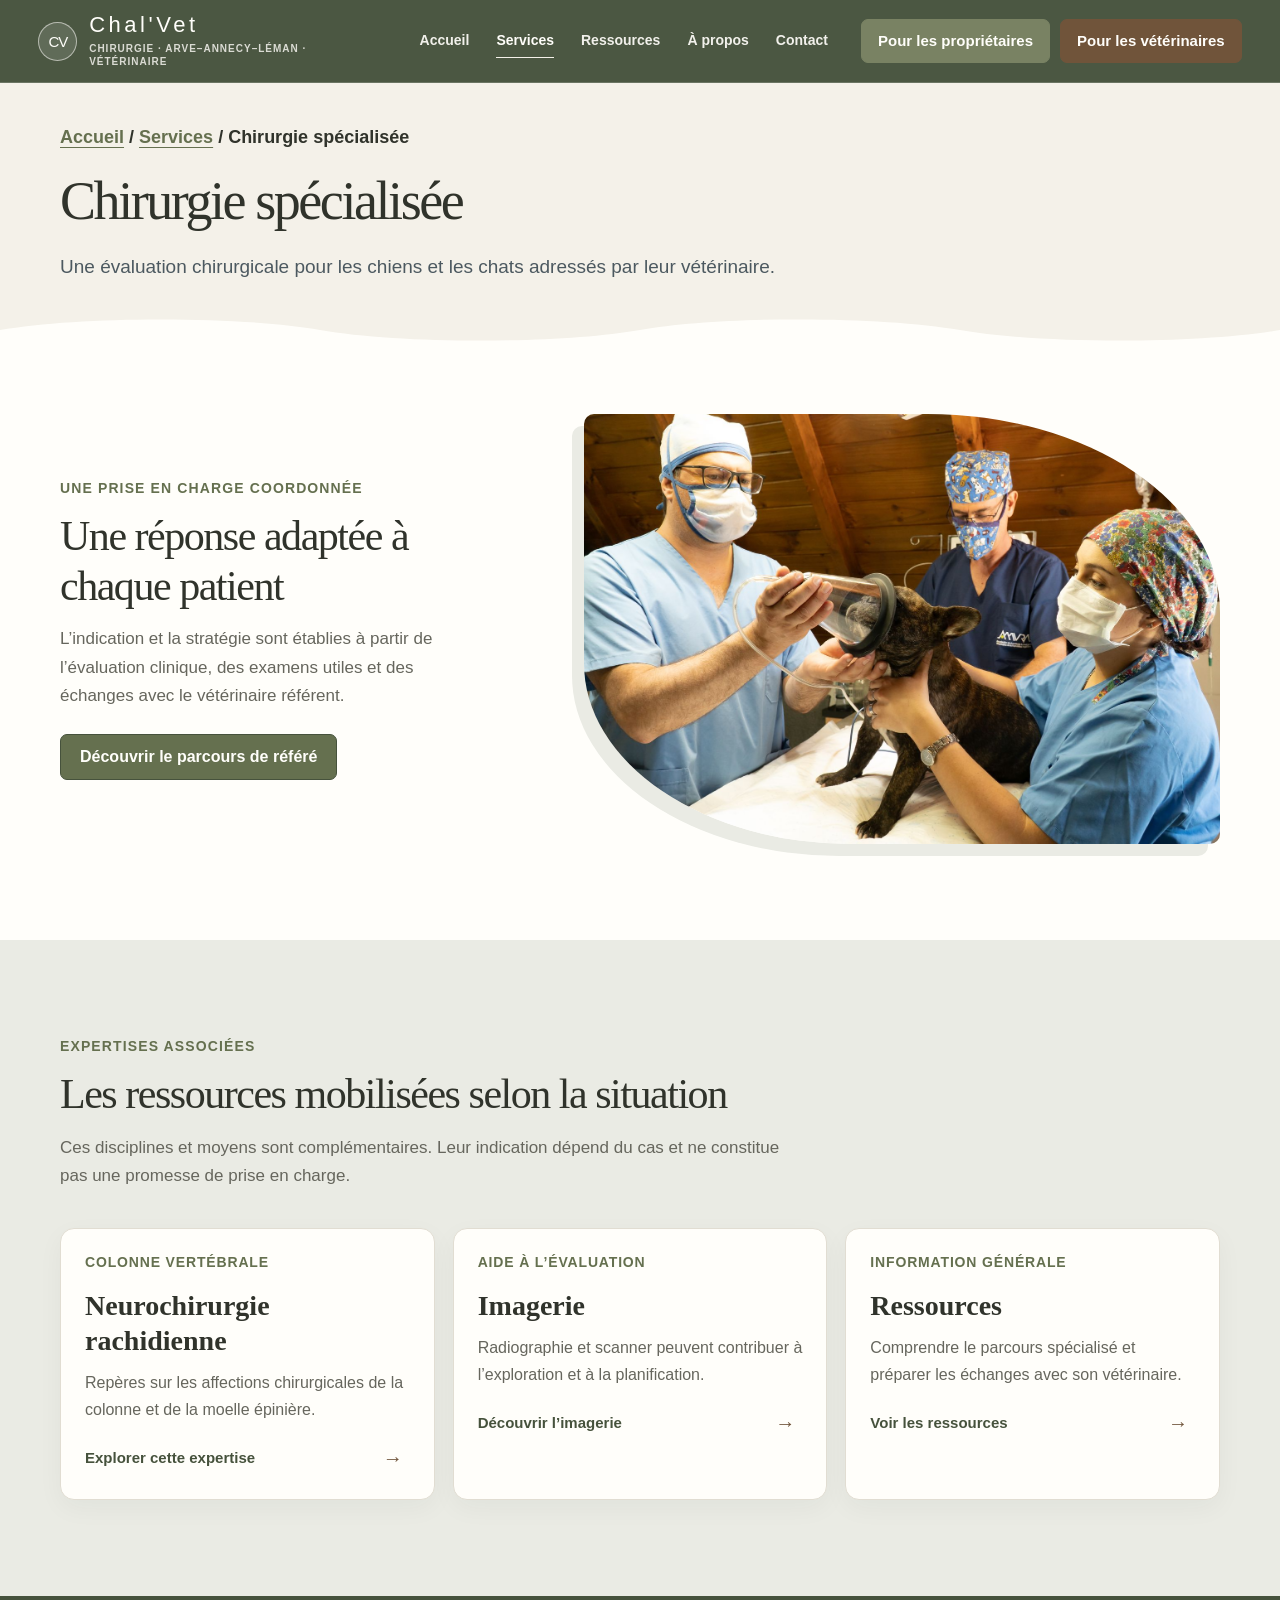
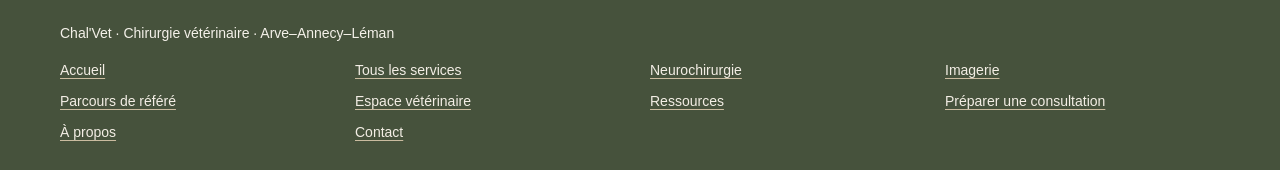
<file: Wireframes/Chirurgie spécialisée/index.html>
<!doctype html>
<html lang="fr">
<head>
  <meta charset="utf-8"><meta name="viewport" content="width=device-width, initial-scale=1">
  <meta name="description" content="Découvrez l’expertise en chirurgie spécialisée de Chal'Vet et les repères du parcours de référé.">
  <title>Chirurgie spécialisée — Chal'Vet</title><link rel="stylesheet" href="../../Assets/wireframe.css">
</head>
<body>
  <a class="skip-link" href="#contenu">Aller au contenu</a>
  <div class="page-shell">
    <header class="site-header"><div class="container header-inner">
      <a class="brand" href="../Page%20d'accueil/index.html" aria-label="Chal'Vet — Accueil"><span class="brand-symbol" aria-hidden="true">CV</span><span><span class="brand-name">Chal'Vet</span><span class="brand-caption">Chirurgie · Arve–Annecy–Léman · Vétérinaire</span></span></a>
      <nav class="main-nav" aria-label="Navigation principale">
        <a class="nav-link" href="../Page%20d'accueil/index.html">Accueil</a><a class="nav-link" href="../Services/index.html" aria-current="page">Services</a><a class="nav-link" href="../Ressources/index.html">Ressources</a><a class="nav-link" href="../À%20propos/index.html">À propos</a><a class="nav-link" href="../Contact/index.html">Contact</a>
      </nav>
        <nav class="header-actions" aria-label="Accès par profil">
          <a class="nav-owner-cta" href="../pour-les-proprietaires/index.html">Pour les propriétaires</a>
          <a class="nav-cta" href="../pour-les-veterinaires/index.html">Pour les vétérinaires</a>
        </nav>
    </div></header>
    <main id="contenu">
      <section class="page-hero"><div class="container"><p class="breadcrumbs"><a href="../Page%20d'accueil/index.html">Accueil</a> / <a href="../Services/index.html">Services</a> / Chirurgie spécialisée</p><h1>Chirurgie spécialisée</h1><p class="lead">Une évaluation chirurgicale pour les chiens et les chats adressés par leur vétérinaire.</p></div></section>
      <section class="section"><div class="container split">
        <div><p class="eyebrow">Une prise en charge coordonnée</p><h2>Une réponse adaptée à chaque patient</h2><p class="section-intro">L’indication et la stratégie sont établies à partir de l’évaluation clinique, des examens utiles et des échanges avec le vétérinaire référent.</p><p class="action-spacing"><a class="button" href="../pour-les-veterinaires/index.html">Découvrir le parcours de référé</a></p></div>
        <img class="photo-panel" src="../../Assets/Images/preparation-chirurgie-chien.jpg" alt="Une équipe vétérinaire prépare un chien pour une intervention.">
      </div></section>
      <section class="section section-soft"><div class="container"><div class="section-heading"><p class="eyebrow">Expertises associées</p><h2>Les ressources mobilisées selon la situation</h2><p class="section-intro">Ces disciplines et moyens sont complémentaires. Leur indication dépend du cas et ne constitue pas une promesse de prise en charge.</p></div>
        <div class="card-grid">
          <a class="card-link-wrapper" href="../Neurochirurgie/index.html" aria-label="Découvrir la neurochirurgie rachidienne">
            <article class="card">
              <div class="card-body">
                <span class="card-kicker">COLONNE VERTÉBRALE</span>
                <h3 class="card-title">Neurochirurgie rachidienne</h3>
                <p>Repères sur les affections chirurgicales de la colonne et de la moelle épinière.</p>
                <span class="card-link"><span>Explorer cette expertise</span><span class="card-arrow" aria-hidden="true"><span>→</span></span></span>
              </div>
            </article>
          </a>
          <a class="card-link-wrapper" href="../Imagerie/index.html" aria-label="Découvrir l'imagerie">
            <article class="card">
              <div class="card-body">
                <span class="card-kicker">AIDE À L’ÉVALUATION</span>
                <h3 class="card-title">Imagerie</h3>
                <p>Radiographie et scanner peuvent contribuer à l’exploration et à la planification.</p>
                <span class="card-link"><span>Découvrir l’imagerie</span><span class="card-arrow" aria-hidden="true"><span>→</span></span></span>
              </div>
            </article>
          </a>
          <a class="card-link-wrapper" href="../Ressources/index.html" aria-label="Découvrir les ressources">
            <article class="card">
              <div class="card-body">
                <span class="card-kicker">INFORMATION GÉNÉRALE</span>
                <h3 class="card-title">Ressources</h3>
                <p>Comprendre le parcours spécialisé et préparer les échanges avec son vétérinaire.</p>
                <span class="card-link"><span>Voir les ressources</span><span class="card-arrow" aria-hidden="true"><span>→</span></span></span>
              </div>
            </article>
          </a>
        </div>
      </div></section>
    </main>
    <footer class="site-footer"><div class="container footer-inner"><p>Chal'Vet · Chirurgie vétérinaire · Arve–Annecy–Léman</p><nav class="footer-nav" aria-label="Navigation secondaire"><a href="../Page%20d'accueil/index.html">Accueil</a><a href="../Services/index.html">Tous les services</a><a href="../Neurochirurgie/index.html">Neurochirurgie</a><a href="../Imagerie/index.html">Imagerie</a><a href="../pour-les-veterinaires/index.html">Parcours de référé</a><a href="../Espace%20professionnel/index.html">Espace vétérinaire</a><a href="../Ressources/index.html">Ressources</a><a href="../Préparer%20une%20consultation/index.html">Préparer une consultation</a><a href="../À%20propos/index.html">À propos</a><a href="../Contact/index.html">Contact</a></nav></div></footer>
  </div>
</body></html>
</file>
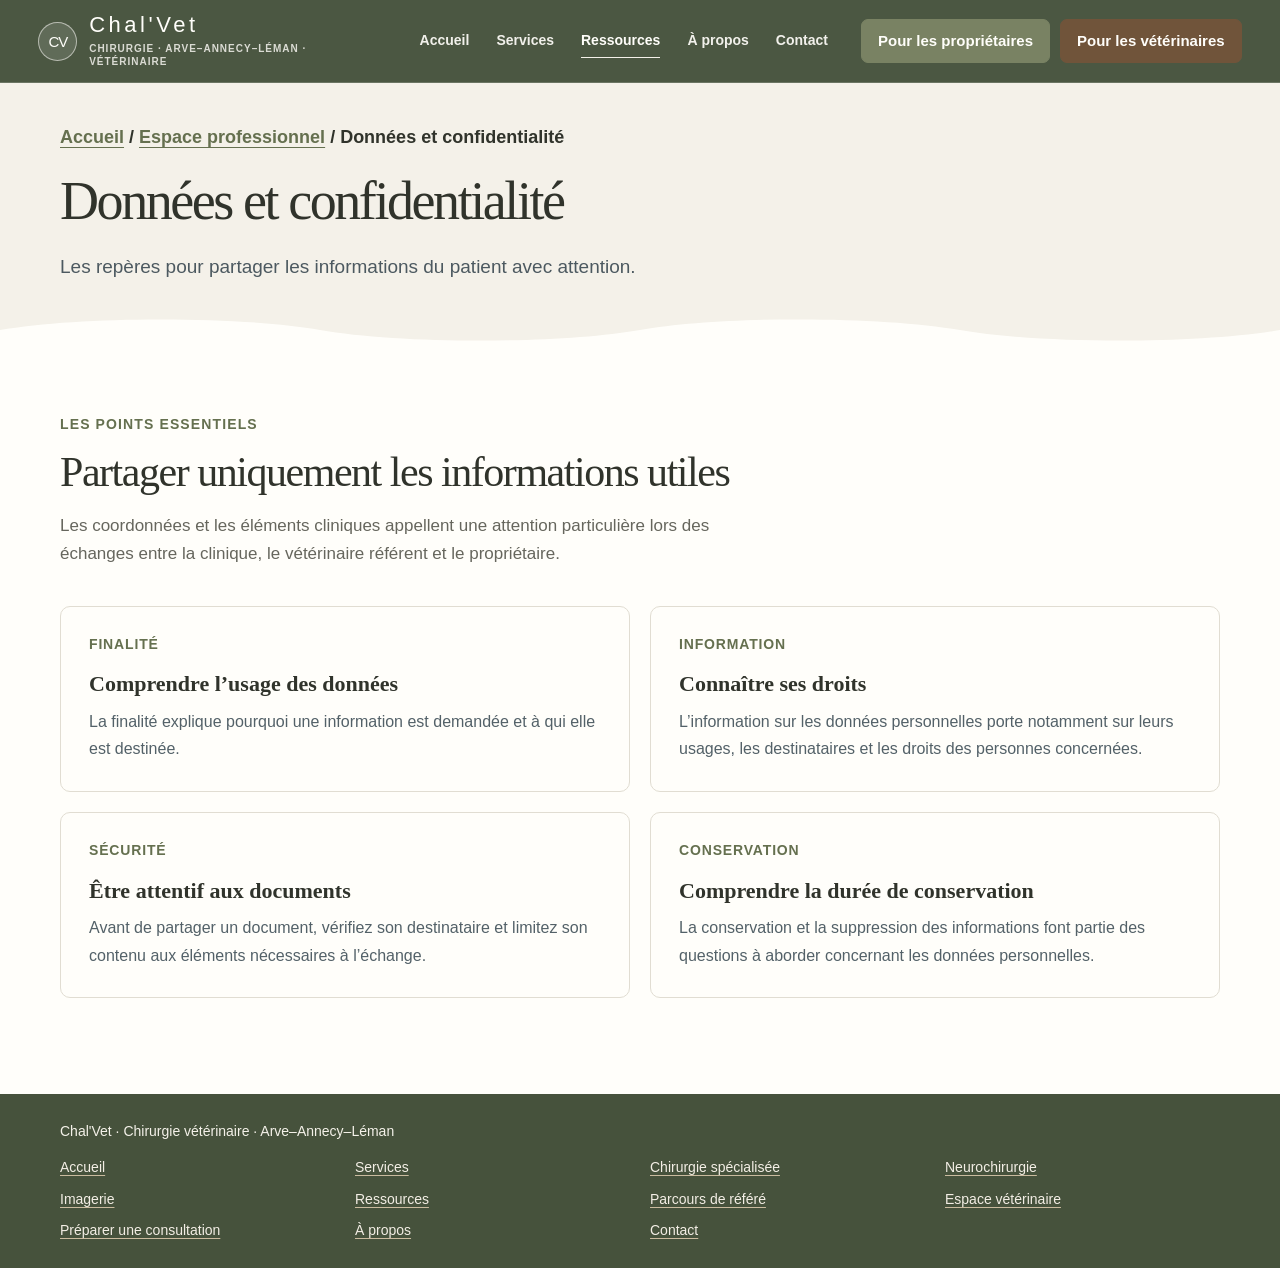
<file: Wireframes/Confidentialité/index.html>
<!doctype html>
<html lang="fr">
<head>
  <meta charset="utf-8"><meta name="viewport" content="width=device-width, initial-scale=1">
  <meta name="description" content="Repères sur les données personnelles et la confidentialité des échanges avec Chal'Vet.">
  <title>Données et confidentialité — Chal'Vet</title><link rel="stylesheet" href="../../Assets/wireframe.css">
</head>
<body>
  <a class="skip-link" href="#contenu">Aller au contenu</a>
  <div class="page-shell">
    <header class="site-header"><div class="container header-inner">
      <a class="brand" href="../Page%20d'accueil/index.html" aria-label="Chal'Vet — Accueil"><span class="brand-symbol" aria-hidden="true">CV</span><span><span class="brand-name">Chal'Vet</span><span class="brand-caption">Chirurgie · Arve–Annecy–Léman · Vétérinaire</span></span></a>
      <nav class="main-nav" aria-label="Navigation principale">
        <a class="nav-link" href="../Page%20d'accueil/index.html">Accueil</a><a class="nav-link" href="../Services/index.html">Services</a><a class="nav-link" href="../Ressources/index.html" aria-current="page">Ressources</a><a class="nav-link" href="../À%20propos/index.html">À propos</a><a class="nav-link" href="../Contact/index.html">Contact</a>
      </nav>
        <nav class="header-actions" aria-label="Accès par profil">
          <a class="nav-owner-cta" href="../pour-les-proprietaires/index.html">Pour les propriétaires</a>
          <a class="nav-cta" href="../pour-les-veterinaires/index.html">Pour les vétérinaires</a>
        </nav>
    </div></header>
    <main id="contenu">
      <section class="page-hero"><div class="container"><p class="breadcrumbs"><a href="../Page%20d'accueil/index.html">Accueil</a> / <a href="../Espace%20professionnel/index.html">Espace professionnel</a> / Données et confidentialité</p><h1>Données et confidentialité</h1><p class="lead">Les repères pour partager les informations du patient avec attention.</p></div></section>
      <section class="section"><div class="container"><div class="section-heading"><p class="eyebrow">Les points essentiels</p><h2>Partager uniquement les informations utiles</h2><p class="section-intro">Les coordonnées et les éléments cliniques appellent une attention particulière lors des échanges entre la clinique, le vétérinaire référent et le propriétaire.</p></div><div class="content-grid">
        <article class="content-panel"><span class="card-kicker">FINALITÉ</span><h3>Comprendre l’usage des données</h3><p>La finalité explique pourquoi une information est demandée et à qui elle est destinée.</p></article>
        <article class="content-panel"><span class="card-kicker">INFORMATION</span><h3>Connaître ses droits</h3><p>L’information sur les données personnelles porte notamment sur leurs usages, les destinataires et les droits des personnes concernées.</p></article>
        <article class="content-panel"><span class="card-kicker">SÉCURITÉ</span><h3>Être attentif aux documents</h3><p>Avant de partager un document, vérifiez son destinataire et limitez son contenu aux éléments nécessaires à l’échange.</p></article>
        <article class="content-panel"><span class="card-kicker">CONSERVATION</span><h3>Comprendre la durée de conservation</h3><p>La conservation et la suppression des informations font partie des questions à aborder concernant les données personnelles.</p></article>
      </div></div></section>
    </main>
    <footer class="site-footer"><div class="container footer-inner"><p>Chal'Vet · Chirurgie vétérinaire · Arve–Annecy–Léman</p><nav class="footer-nav" aria-label="Navigation secondaire"><a href="../Page%20d'accueil/index.html">Accueil</a><a href="../Services/index.html">Services</a><a href="../Chirurgie%20spécialisée/index.html">Chirurgie spécialisée</a><a href="../Neurochirurgie/index.html">Neurochirurgie</a><a href="../Imagerie/index.html">Imagerie</a><a href="../Ressources/index.html">Ressources</a><a href="../pour-les-veterinaires/index.html">Parcours de référé</a><a href="../Espace%20professionnel/index.html">Espace vétérinaire</a><a href="../Préparer%20une%20consultation/index.html">Préparer une consultation</a><a href="../À%20propos/index.html">À propos</a><a href="../Contact/index.html">Contact</a></nav></div></footer>
  </div>
</body></html>
</file>
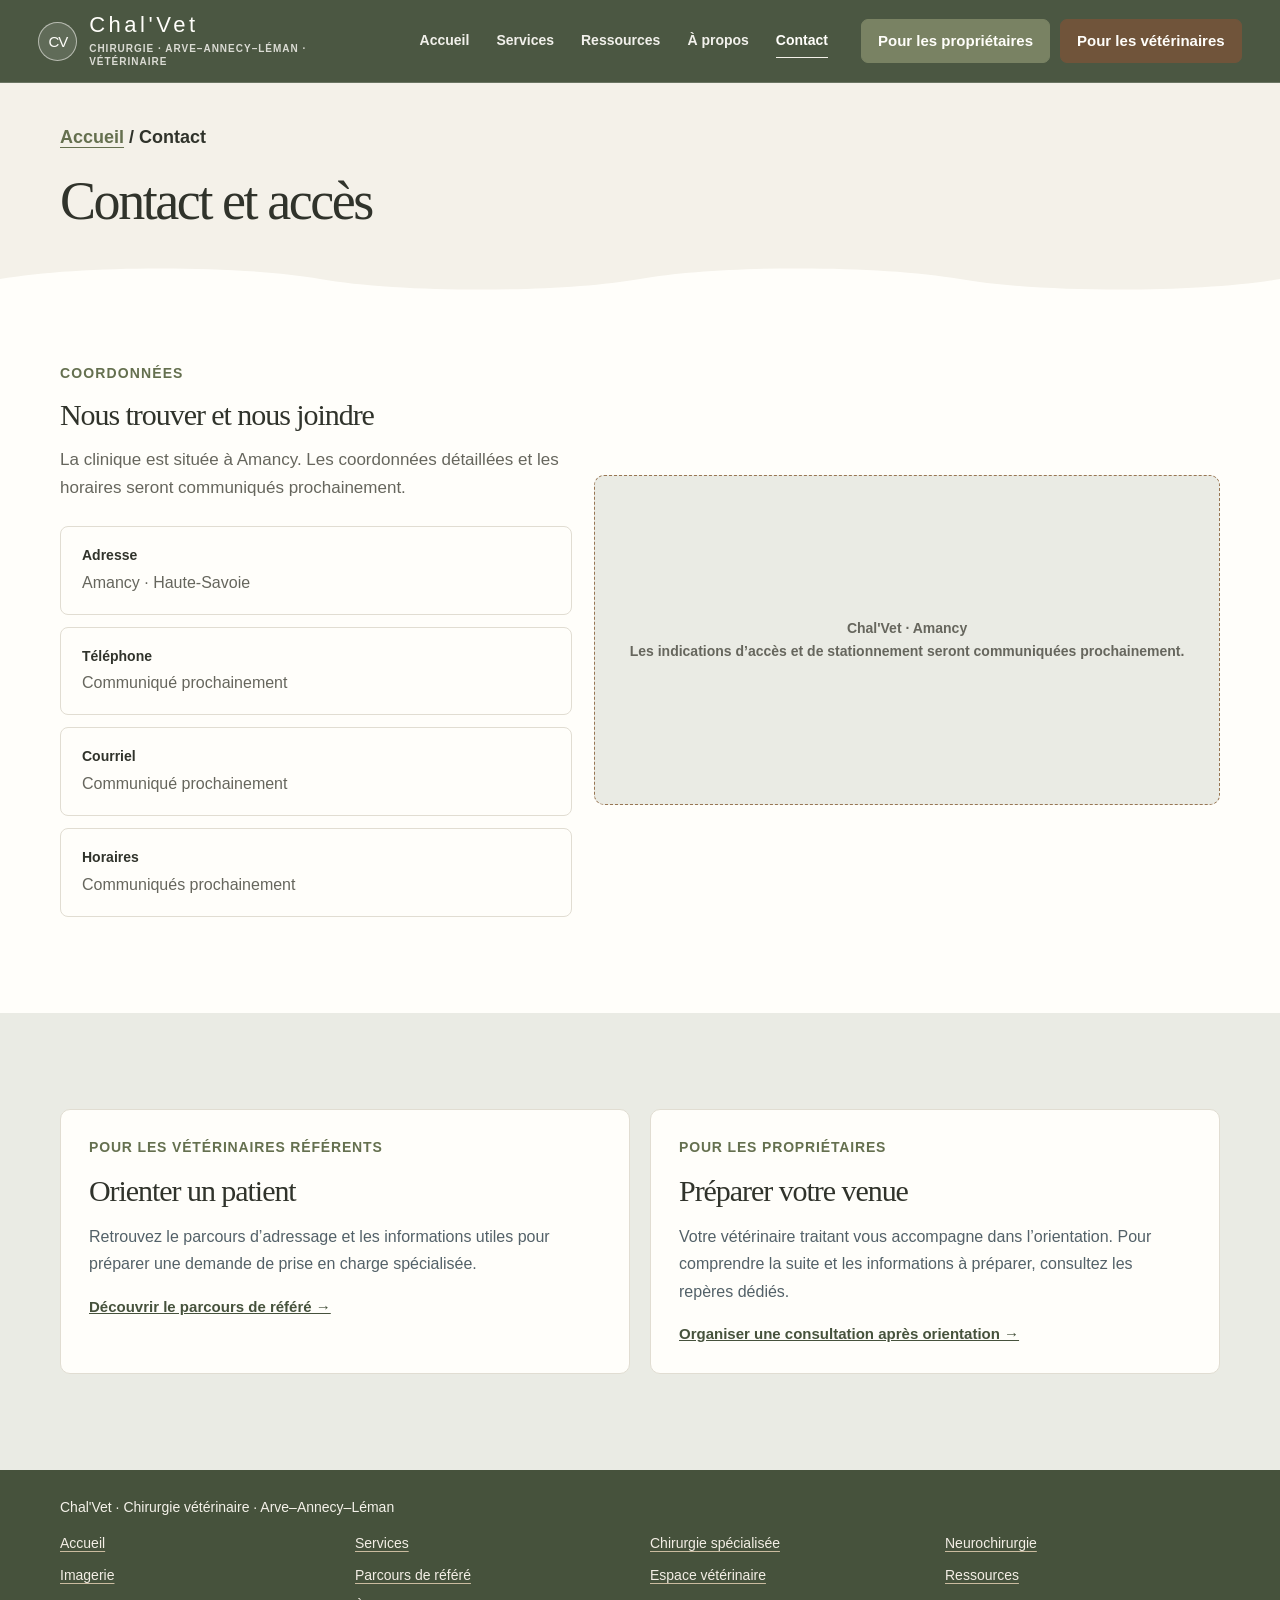
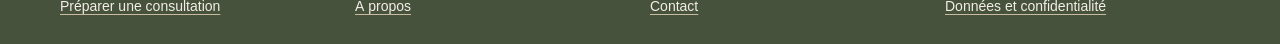
<file: Wireframes/Contact/index.html>
<!doctype html>
<html lang="fr">
<head>
  <meta charset="utf-8"><meta name="viewport" content="width=device-width, initial-scale=1">
  <meta name="description" content="Contact et informations pratiques de la clinique Chal'Vet à Amancy.">
  <title>Contact — Chal'Vet</title><link rel="stylesheet" href="../../Assets/wireframe.css">
</head>
<body>
  <a class="skip-link" href="#contenu">Aller au contenu</a>
  <div class="page-shell">
    <header class="site-header"><div class="container header-inner">
      <a class="brand" href="../Page%20d'accueil/index.html" aria-label="Chal'Vet — Accueil"><span class="brand-symbol" aria-hidden="true">CV</span><span><span class="brand-name">Chal'Vet</span><span class="brand-caption">Chirurgie · Arve–Annecy–Léman · Vétérinaire</span></span></a>
      <nav class="main-nav" aria-label="Navigation principale">
        <a class="nav-link" href="../Page%20d'accueil/index.html">Accueil</a><a class="nav-link" href="../Services/index.html">Services</a><a class="nav-link" href="../Ressources/index.html">Ressources</a><a class="nav-link" href="../À%20propos/index.html">À propos</a><a class="nav-link" href="../Contact/index.html" aria-current="page">Contact</a>
      </nav>
        <nav class="header-actions" aria-label="Accès par profil">
          <a class="nav-owner-cta" href="../pour-les-proprietaires/index.html">Pour les propriétaires</a>
          <a class="nav-cta" href="../pour-les-veterinaires/index.html">Pour les vétérinaires</a>
        </nav>
    </div></header>
    <main id="contenu">
      <section class="page-hero"><div class="container"><p class="breadcrumbs"><a href="../Page%20d'accueil/index.html">Accueil</a> / Contact</p><h1>Contact et accès</h1></div></section>
      <section class="section"><div class="container contact-grid">
        <div><p class="eyebrow">Coordonnées</p><h2 class="contact-heading">Nous trouver et nous joindre</h2><p class="section-intro contact-intro">La clinique est située à Amancy. Les coordonnées détaillées et les horaires seront communiqués prochainement.</p>
          <div class="contact-list">
            <div class="contact-row"><strong>Adresse</strong><span>Amancy · Haute-Savoie</span></div>
            <div class="contact-row"><strong>Téléphone</strong><span>Communiqué prochainement</span></div>
            <div class="contact-row"><strong>Courriel</strong><span>Communiqué prochainement</span></div>
            <div class="contact-row"><strong>Horaires</strong><span>Communiqués prochainement</span></div>
          </div>
        </div>
        <div class="map-placeholder"><span>Chal'Vet · Amancy<br>Les indications d’accès et de stationnement seront communiquées prochainement.</span></div>
      </div></section>
      <section class="section section-soft section-no-wave"><div class="container content-grid contact-profile-grid">
        <article class="content-panel"><span class="card-kicker">POUR LES VÉTÉRINAIRES RÉFÉRENTS</span><h2 class="contact-heading">Orienter un patient</h2><p>Retrouvez le parcours d’adressage et les informations utiles pour préparer une demande de prise en charge spécialisée.</p><a class="card-link" href="../pour-les-veterinaires/index.html">Découvrir le parcours de référé →</a></article>
        <article class="content-panel"><span class="card-kicker">POUR LES PROPRIÉTAIRES</span><h2 class="contact-heading">Préparer votre venue</h2><p>Votre vétérinaire traitant vous accompagne dans l’orientation. Pour comprendre la suite et les informations à préparer, consultez les repères dédiés.</p><a class="card-link" href="../pour-les-proprietaires/index.html">Organiser une consultation après orientation →</a></article>
      </div></section>
    </main>
    <footer class="site-footer"><div class="container footer-inner"><p>Chal'Vet · Chirurgie vétérinaire · Arve–Annecy–Léman</p><nav class="footer-nav" aria-label="Plan du site"><a href="../Page%20d'accueil/index.html">Accueil</a><a href="../Services/index.html">Services</a><a href="../Chirurgie%20spécialisée/index.html">Chirurgie spécialisée</a><a href="../Neurochirurgie/index.html">Neurochirurgie</a><a href="../Imagerie/index.html">Imagerie</a><a href="../pour-les-veterinaires/index.html">Parcours de référé</a><a href="../Espace%20professionnel/index.html">Espace vétérinaire</a><a href="../Ressources/index.html">Ressources</a><a href="../Préparer%20une%20consultation/index.html">Préparer une consultation</a><a href="../À%20propos/index.html">À propos</a><a href="../Contact/index.html">Contact</a><a href="../Confidentialité/index.html">Données et confidentialité</a></nav></div></footer>
  </div>
</body></html>
</file>
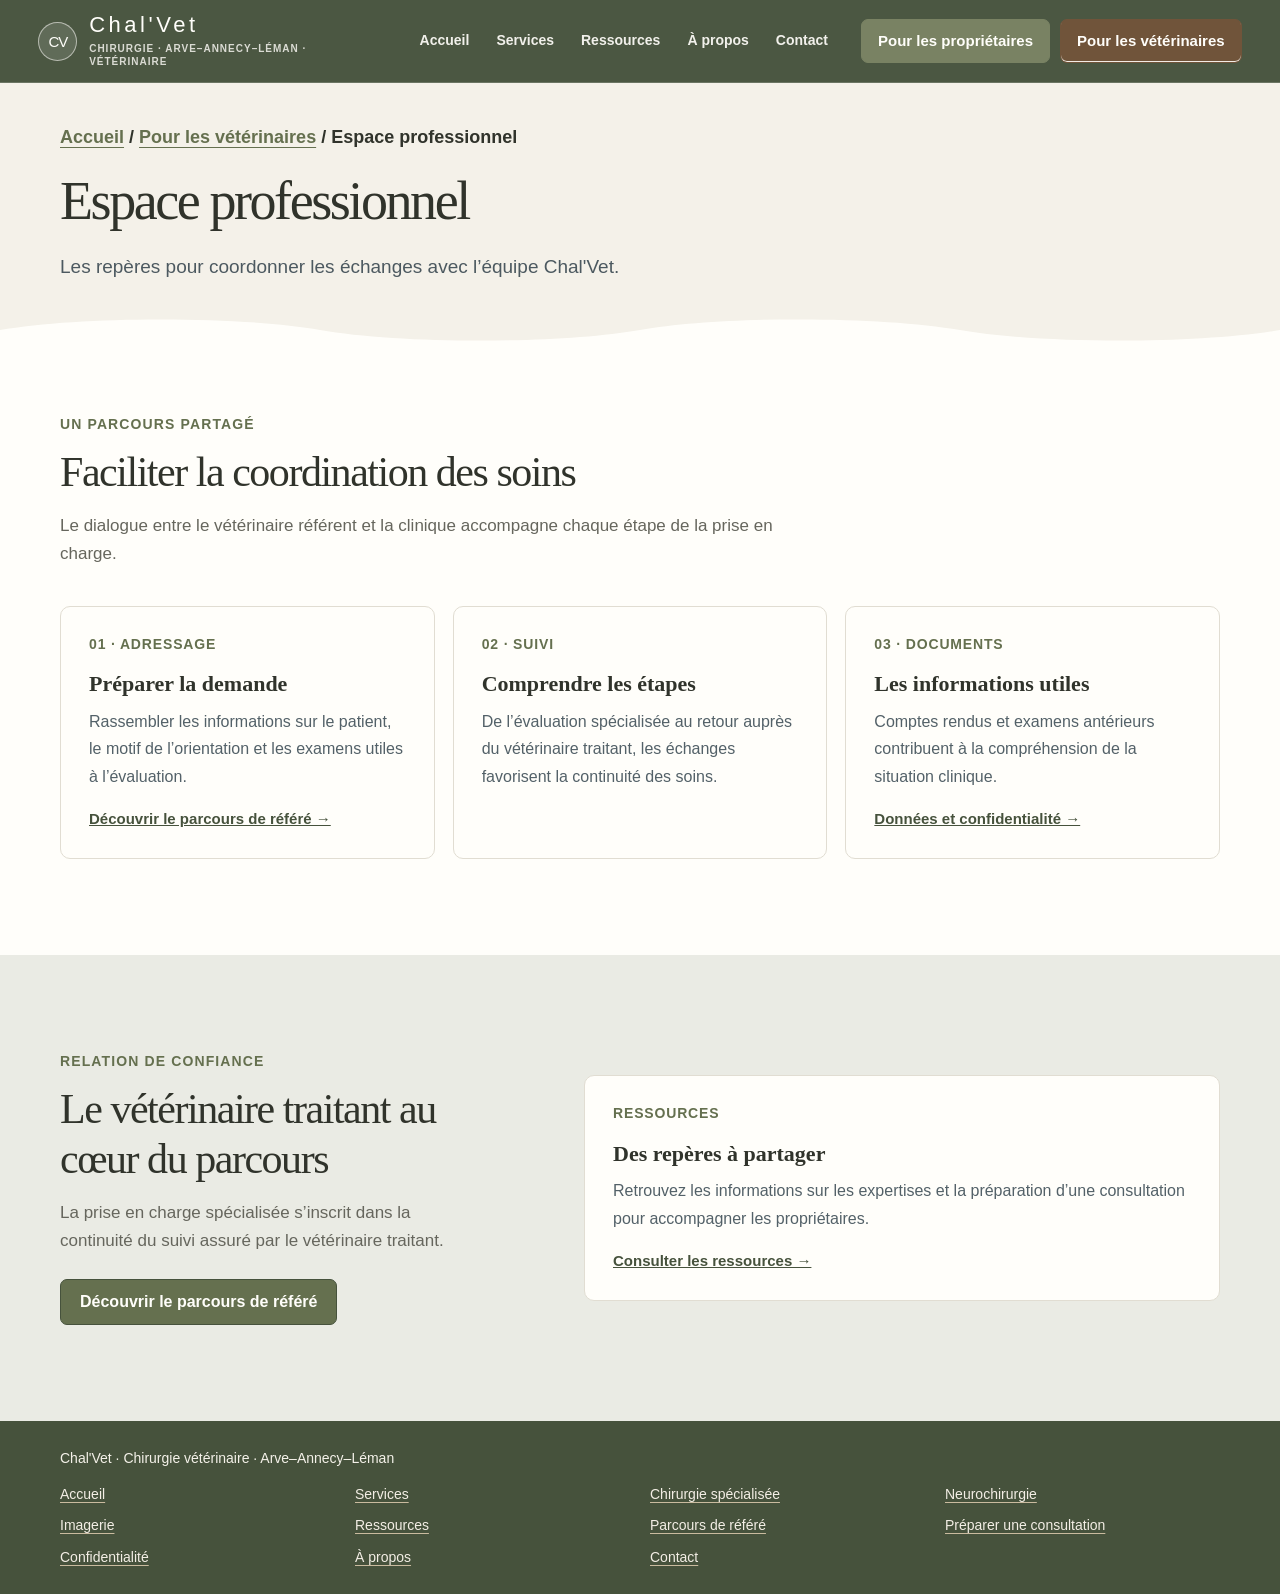
<file: Wireframes/Espace professionnel/index.html>
<!doctype html>
<html lang="fr">
<head>
  <meta charset="utf-8"><meta name="viewport" content="width=device-width, initial-scale=1">
  <meta name="description" content="Les repères professionnels Chal'Vet pour l’adressage, le suivi et les échanges entre vétérinaires.">
  <title>Espace professionnel — Chal'Vet</title><link rel="stylesheet" href="../../Assets/wireframe.css">
</head>
<body>
  <a class="skip-link" href="#contenu">Aller au contenu</a>
  <div class="page-shell">
    <header class="site-header"><div class="container header-inner">
      <a class="brand" href="../Page%20d'accueil/index.html" aria-label="Chal'Vet — Accueil"><span class="brand-symbol" aria-hidden="true">CV</span><span><span class="brand-name">Chal'Vet</span><span class="brand-caption">Chirurgie · Arve–Annecy–Léman · Vétérinaire</span></span></a>
      <nav class="main-nav" aria-label="Navigation principale">
        <a class="nav-link" href="../Page%20d'accueil/index.html">Accueil</a><a class="nav-link" href="../Services/index.html">Services</a><a class="nav-link" href="../Ressources/index.html">Ressources</a><a class="nav-link" href="../À%20propos/index.html">À propos</a><a class="nav-link" href="../Contact/index.html">Contact</a>
      </nav>
        <nav class="header-actions" aria-label="Accès par profil">
          <a class="nav-owner-cta" href="../pour-les-proprietaires/index.html">Pour les propriétaires</a>
          <a class="nav-cta" href="../pour-les-veterinaires/index.html" aria-current="page">Pour les vétérinaires</a>
        </nav>
    </div></header>
    <main id="contenu">
      <section class="page-hero"><div class="container"><p class="breadcrumbs"><a href="../Page%20d'accueil/index.html">Accueil</a> / <a href="../pour-les-veterinaires/index.html">Pour les vétérinaires</a> / Espace professionnel</p><h1>Espace professionnel</h1><p class="lead">Les repères pour coordonner les échanges avec l’équipe Chal'Vet.</p></div></section>
      <section class="section"><div class="container"><div class="section-heading"><p class="eyebrow">Un parcours partagé</p><h2>Faciliter la coordination des soins</h2><p class="section-intro">Le dialogue entre le vétérinaire référent et la clinique accompagne chaque étape de la prise en charge.</p></div><div class="card-grid">
        <article class="content-panel"><span class="card-kicker">01 · ADRESSAGE</span><h3>Préparer la demande</h3><p>Rassembler les informations sur le patient, le motif de l’orientation et les examens utiles à l’évaluation.</p><a class="card-link" href="../pour-les-veterinaires/index.html">Découvrir le parcours de référé →</a></article>
        <article class="content-panel"><span class="card-kicker">02 · SUIVI</span><h3>Comprendre les étapes</h3><p>De l’évaluation spécialisée au retour auprès du vétérinaire traitant, les échanges favorisent la continuité des soins.</p></article>
        <article class="content-panel"><span class="card-kicker">03 · DOCUMENTS</span><h3>Les informations utiles</h3><p>Comptes rendus et examens antérieurs contribuent à la compréhension de la situation clinique.</p><a class="card-link" href="../Confidentialité/index.html">Données et confidentialité →</a></article>
      </div></div></section>
      <section class="section section-soft"><div class="container split">
        <div><p class="eyebrow">Relation de confiance</p><h2>Le vétérinaire traitant au cœur du parcours</h2><p class="section-intro">La prise en charge spécialisée s’inscrit dans la continuité du suivi assuré par le vétérinaire traitant.</p><p class="action-spacing"><a class="button" href="../pour-les-veterinaires/index.html">Découvrir le parcours de référé</a></p></div>
        <div class="content-panel"><span class="card-kicker">RESSOURCES</span><h3>Des repères à partager</h3><p>Retrouvez les informations sur les expertises et la préparation d’une consultation pour accompagner les propriétaires.</p><p><a class="card-link" href="../Ressources/index.html">Consulter les ressources →</a></p></div>
      </div></section>
    </main>
    <footer class="site-footer"><div class="container footer-inner"><p>Chal'Vet · Chirurgie vétérinaire · Arve–Annecy–Léman</p><nav class="footer-nav" aria-label="Navigation secondaire"><a href="../Page%20d'accueil/index.html">Accueil</a><a href="../Services/index.html">Services</a><a href="../Chirurgie%20spécialisée/index.html">Chirurgie spécialisée</a><a href="../Neurochirurgie/index.html">Neurochirurgie</a><a href="../Imagerie/index.html">Imagerie</a><a href="../Ressources/index.html">Ressources</a><a href="../pour-les-veterinaires/index.html">Parcours de référé</a><a href="../Préparer%20une%20consultation/index.html">Préparer une consultation</a><a href="../Confidentialité/index.html">Confidentialité</a><a href="../À%20propos/index.html">À propos</a><a href="../Contact/index.html">Contact</a></nav></div></footer>
  </div>
</body></html>
</file>
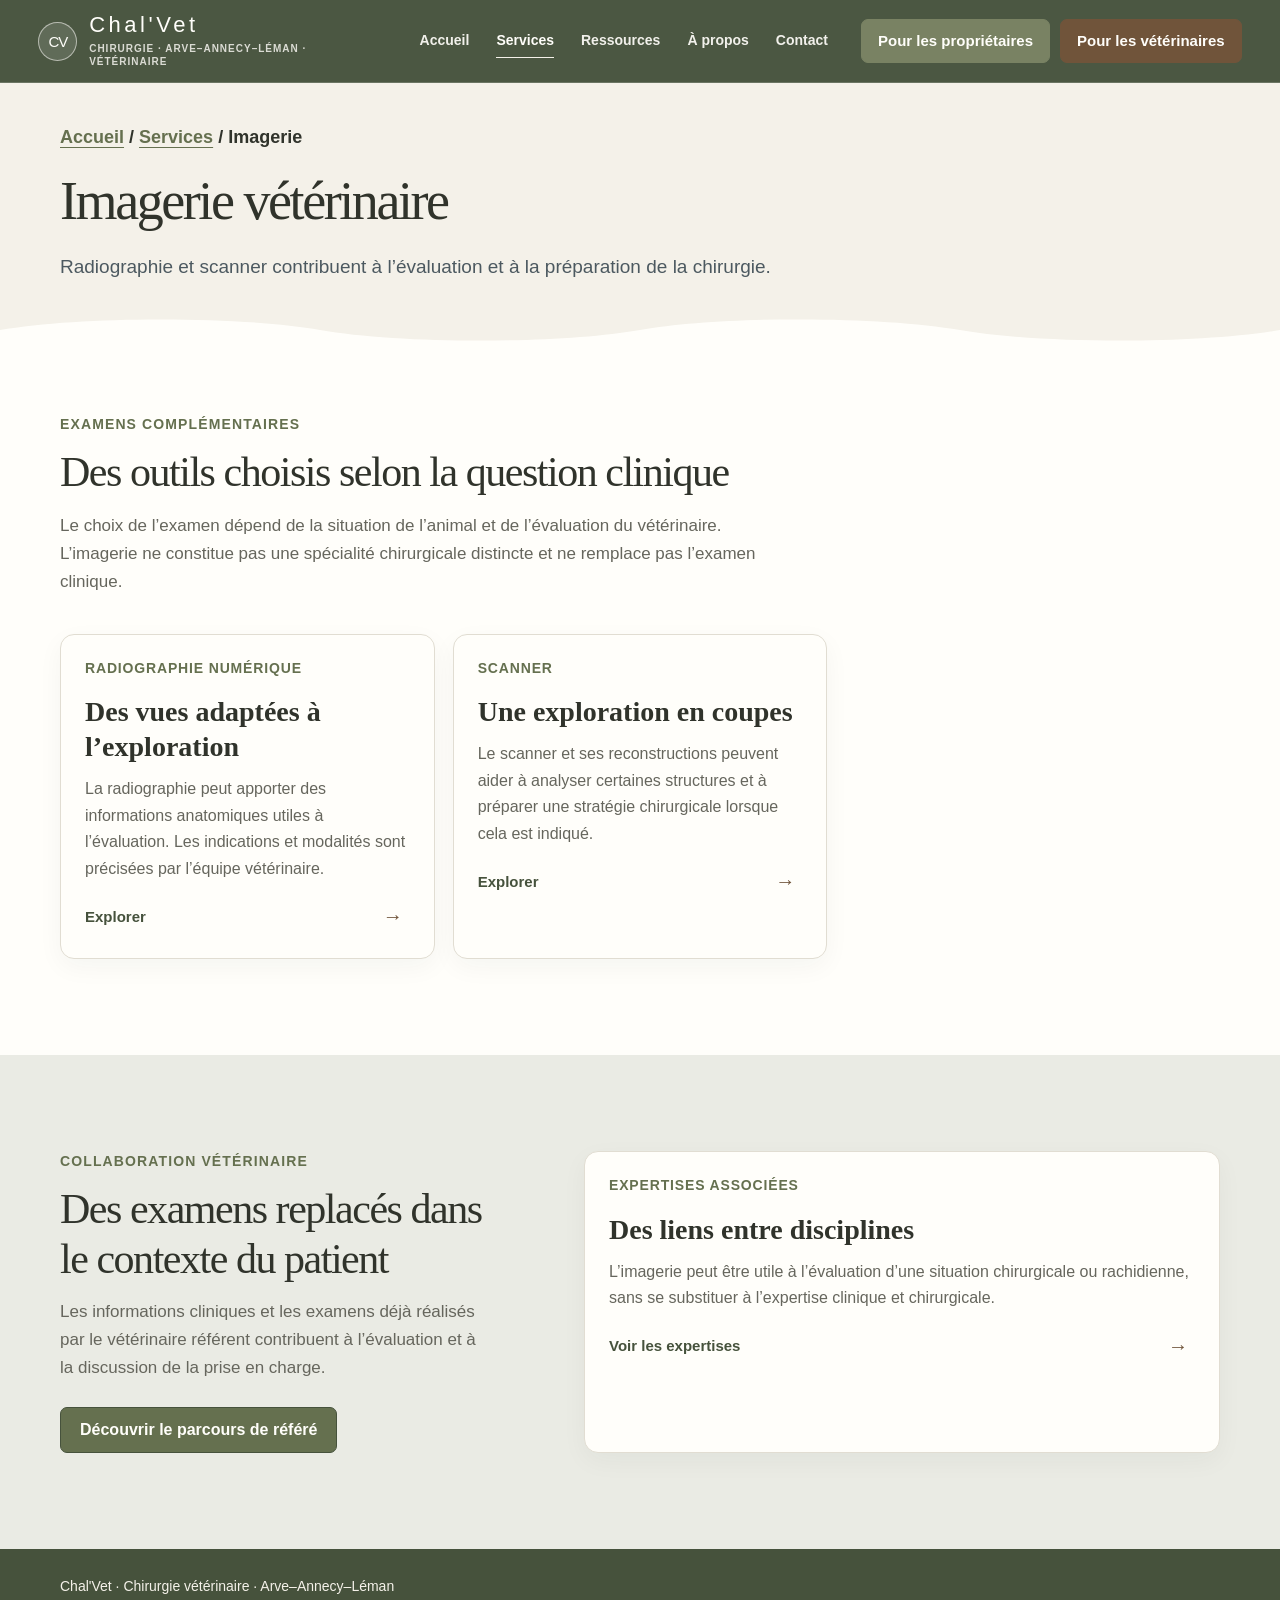
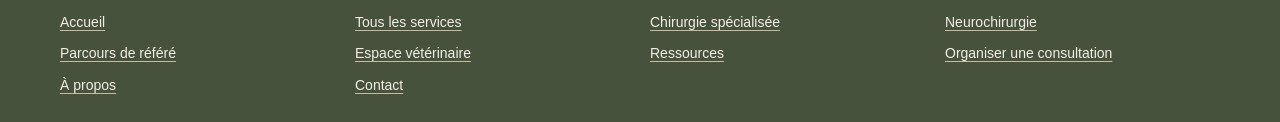
<file: Wireframes/Imagerie/index.html>
<!doctype html>
<html lang="fr">
<head>
  <meta charset="utf-8"><meta name="viewport" content="width=device-width, initial-scale=1">
  <meta name="description" content="Découvrez la place de la radiographie et du scanner dans l’évaluation chirurgicale à Chal'Vet.">
  <title>Imagerie en appui à la chirurgie — Chal'Vet</title><link rel="stylesheet" href="../../Assets/wireframe.css">
</head>
<body>
  <a class="skip-link" href="#contenu">Aller au contenu</a>
  <div class="page-shell">
    <header class="site-header"><div class="container header-inner">
      <a class="brand" href="../Page%20d'accueil/index.html" aria-label="Chal'Vet — Accueil"><span class="brand-symbol" aria-hidden="true">CV</span><span><span class="brand-name">Chal'Vet</span><span class="brand-caption">Chirurgie · Arve–Annecy–Léman · Vétérinaire</span></span></a>
      <nav class="main-nav" aria-label="Navigation principale">
        <a class="nav-link" href="../Page%20d'accueil/index.html">Accueil</a><a class="nav-link" href="../Services/index.html" aria-current="page">Services</a><a class="nav-link" href="../Ressources/index.html">Ressources</a><a class="nav-link" href="../À%20propos/index.html">À propos</a><a class="nav-link" href="../Contact/index.html">Contact</a>
      </nav>
        <nav class="header-actions" aria-label="Accès par profil">
          <a class="nav-owner-cta" href="../pour-les-proprietaires/index.html">Pour les propriétaires</a>
          <a class="nav-cta" href="../pour-les-veterinaires/index.html">Pour les vétérinaires</a>
        </nav>
    </div></header>
    <main id="contenu">
      <section class="page-hero"><div class="container"><p class="breadcrumbs"><a href="../Page%20d'accueil/index.html">Accueil</a> / <a href="../Services/index.html">Services</a> / Imagerie</p><h1>Imagerie vétérinaire</h1><p class="lead">Radiographie et scanner contribuent à l’évaluation et à la préparation de la chirurgie.</p></div></section>
      <section class="section"><div class="container"><div class="section-heading"><p class="eyebrow">Examens complémentaires</p><h2>Des outils choisis selon la question clinique</h2><p class="section-intro">Le choix de l’examen dépend de la situation de l’animal et de l’évaluation du vétérinaire. L’imagerie ne constitue pas une spécialité chirurgicale distincte et ne remplace pas l’examen clinique.</p></div><div class="card-grid">
        <a class="card-link-wrapper" href="#" aria-label="En savoir plus sur la radiographie numérique">
          <article class="card">
            <div class="card-body">
              <span class="card-kicker">RADIOGRAPHIE NUMÉRIQUE</span>
              <h3 class="card-title">Des vues adaptées à l’exploration</h3>
              <p>La radiographie peut apporter des informations anatomiques utiles à l’évaluation. Les indications et modalités sont précisées par l’équipe vétérinaire.</p>
              <span class="card-link"><span>Explorer</span><span class="card-arrow" aria-hidden="true"><span>→</span></span></span>
            </div>
          </article>
        </a>
        <a class="card-link-wrapper" href="#" aria-label="En savoir plus sur le scanner">
          <article class="card">
            <div class="card-body">
              <span class="card-kicker">SCANNER</span>
              <h3 class="card-title">Une exploration en coupes</h3>
              <p>Le scanner et ses reconstructions peuvent aider à analyser certaines structures et à préparer une stratégie chirurgicale lorsque cela est indiqué.</p>
              <span class="card-link"><span>Explorer</span><span class="card-arrow" aria-hidden="true"><span>→</span></span></span>
            </div>
          </article>
        </a>
      </div></div></section>
      <section class="section section-soft"><div class="container split">
        <div><p class="eyebrow">Collaboration vétérinaire</p><h2>Des examens replacés dans le contexte du patient</h2><p class="section-intro">Les informations cliniques et les examens déjà réalisés par le vétérinaire référent contribuent à l’évaluation et à la discussion de la prise en charge.</p><p class="action-spacing"><a class="button" href="../pour-les-veterinaires/index.html">Découvrir le parcours de référé</a></p></div>
        <a class="card-link-wrapper" href="../Services/index.html" aria-label="Découvrir toutes les expertises">
          <article class="card">
            <div class="card-body">
              <span class="card-kicker">EXPERTISES ASSOCIÉES</span>
              <h3 class="card-title">Des liens entre disciplines</h3>
              <p>L’imagerie peut être utile à l’évaluation d’une situation chirurgicale ou rachidienne, sans se substituer à l’expertise clinique et chirurgicale.</p>
              <span class="card-link"><span>Voir les expertises</span><span class="card-arrow" aria-hidden="true"><span>→</span></span></span>
            </div>
          </article>
        </a>
      </div></section>
    </main>
    <footer class="site-footer"><div class="container footer-inner"><p>Chal'Vet · Chirurgie vétérinaire · Arve–Annecy–Léman</p><nav class="footer-nav" aria-label="Navigation secondaire"><a href="../Page%20d'accueil/index.html">Accueil</a><a href="../Services/index.html">Tous les services</a><a href="../Chirurgie%20spécialisée/index.html">Chirurgie spécialisée</a><a href="../Neurochirurgie/index.html">Neurochirurgie</a><a href="../pour-les-veterinaires/index.html">Parcours de référé</a><a href="../Espace%20professionnel/index.html">Espace vétérinaire</a><a href="../Ressources/index.html">Ressources</a><a href="../pour-les-proprietaires/index.html">Organiser une consultation</a><a href="../À%20propos/index.html">À propos</a><a href="../Contact/index.html">Contact</a></nav></div></footer>
  </div>
</body></html>
</file>
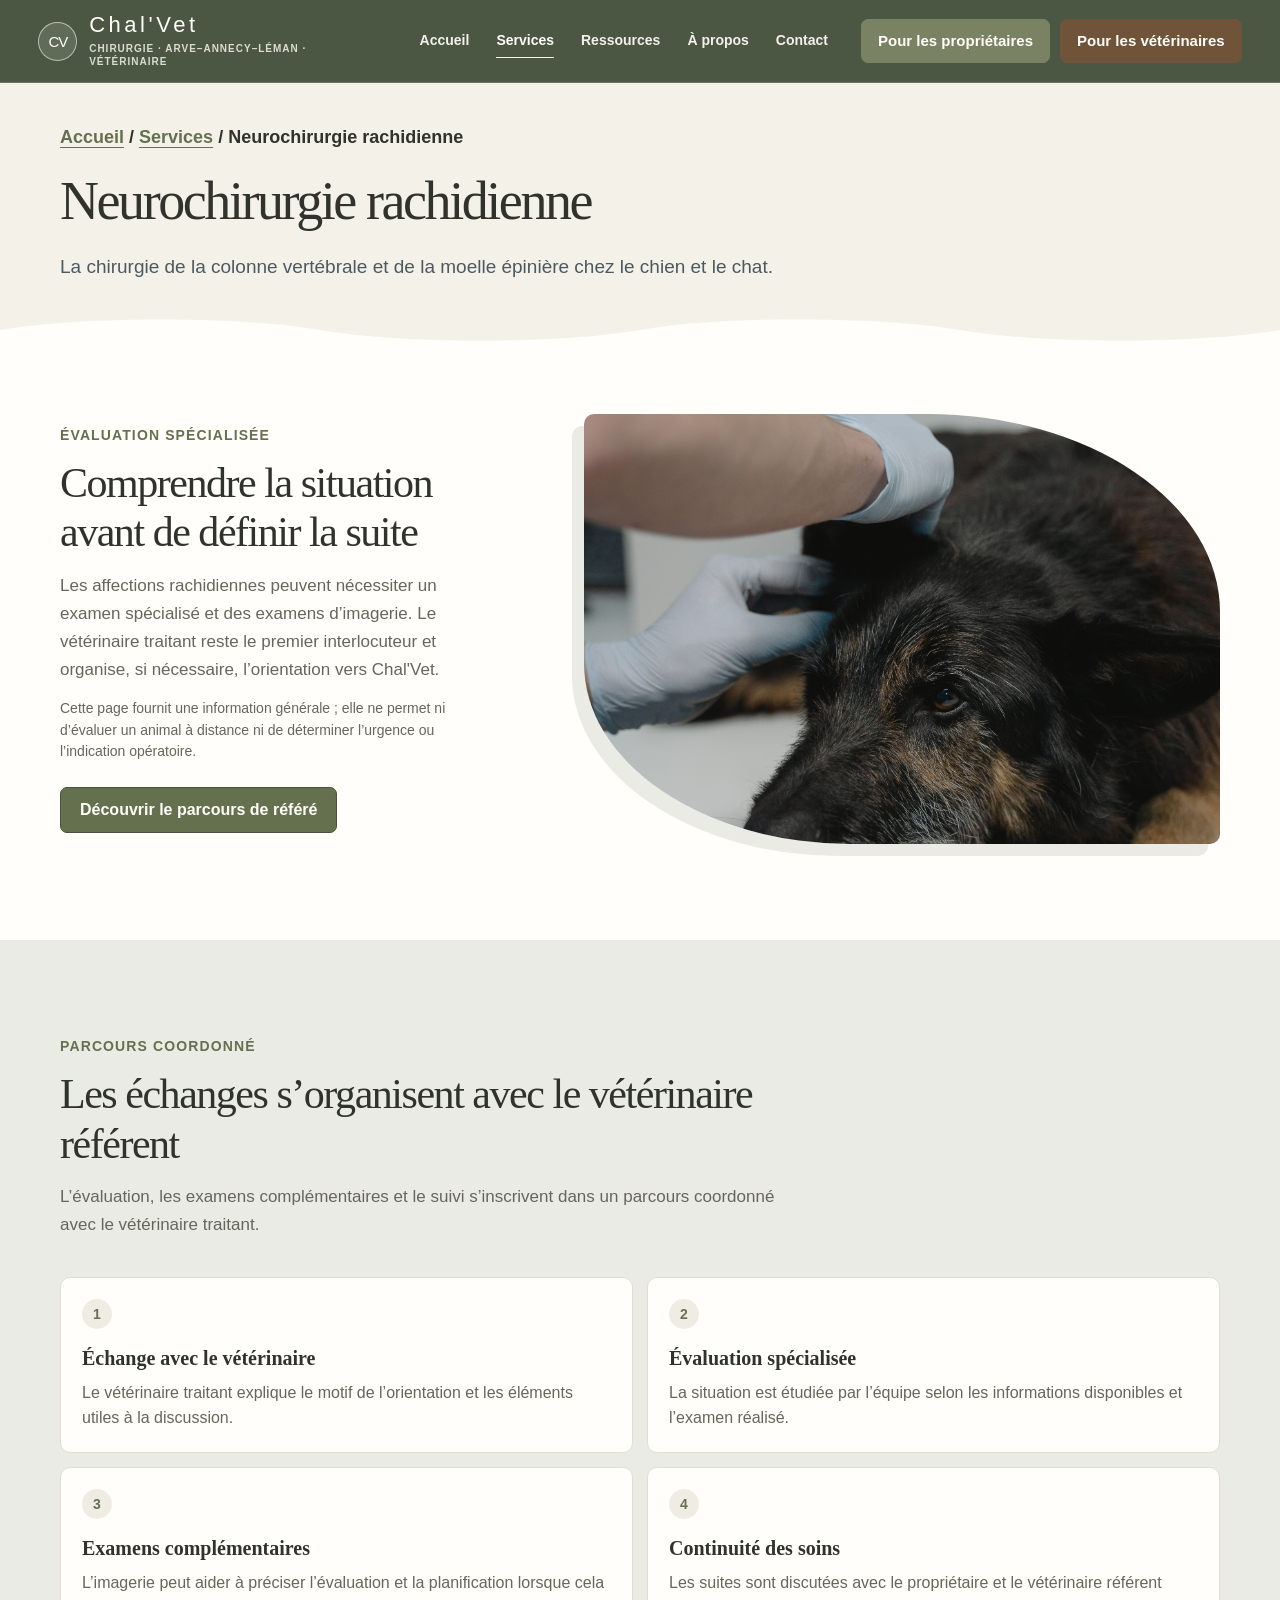
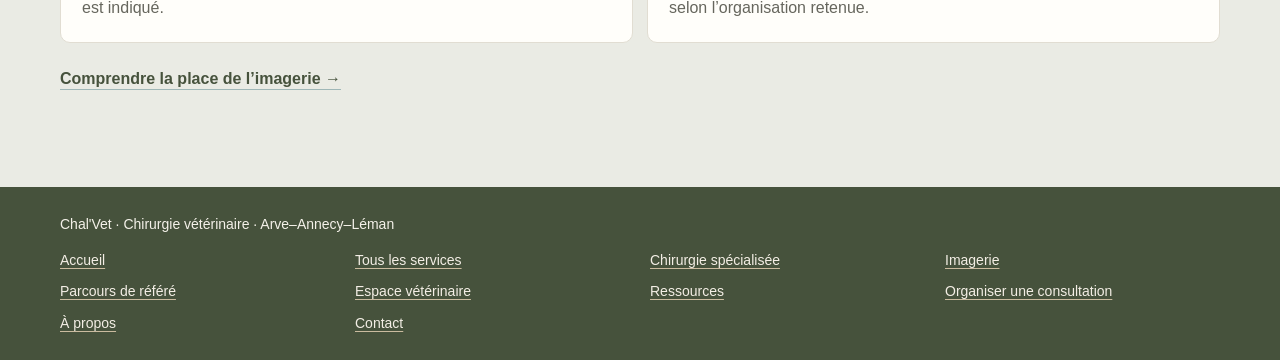
<file: Wireframes/Neurochirurgie/index.html>
<!doctype html>
<html lang="fr">
<head>
  <meta charset="utf-8"><meta name="viewport" content="width=device-width, initial-scale=1">
  <meta name="description" content="Repères sur la neurochirurgie rachidienne et l’orientation vers Chal'Vet.">
  <title>Neurochirurgie rachidienne — Chal'Vet</title><link rel="stylesheet" href="../../Assets/wireframe.css">
</head>
<body>
  <a class="skip-link" href="#contenu">Aller au contenu</a>
  <div class="page-shell">
    <header class="site-header"><div class="container header-inner">
      <a class="brand" href="../Page%20d'accueil/index.html" aria-label="Chal'Vet — Accueil"><span class="brand-symbol" aria-hidden="true">CV</span><span><span class="brand-name">Chal'Vet</span><span class="brand-caption">Chirurgie · Arve–Annecy–Léman · Vétérinaire</span></span></a>
      <nav class="main-nav" aria-label="Navigation principale">
        <a class="nav-link" href="../Page%20d'accueil/index.html">Accueil</a><a class="nav-link" href="../Services/index.html" aria-current="page">Services</a><a class="nav-link" href="../Ressources/index.html">Ressources</a><a class="nav-link" href="../À%20propos/index.html">À propos</a><a class="nav-link" href="../Contact/index.html">Contact</a>
      </nav>
        <nav class="header-actions" aria-label="Accès par profil">
          <a class="nav-owner-cta" href="../pour-les-proprietaires/index.html">Pour les propriétaires</a>
          <a class="nav-cta" href="../pour-les-veterinaires/index.html">Pour les vétérinaires</a>
        </nav>
    </div></header>
    <main id="contenu">
      <section class="page-hero"><div class="container"><p class="breadcrumbs"><a href="../Page%20d'accueil/index.html">Accueil</a> / <a href="../Services/index.html">Services</a> / Neurochirurgie rachidienne</p><h1>Neurochirurgie rachidienne</h1><p class="lead">La chirurgie de la colonne vertébrale et de la moelle épinière chez le chien et le chat.</p></div></section>
      <section class="section"><div class="container split">
        <div><p class="eyebrow">Évaluation spécialisée</p><h2>Comprendre la situation avant de définir la suite</h2><p class="section-intro">Les affections rachidiennes peuvent nécessiter un examen spécialisé et des examens d’imagerie. Le vétérinaire traitant reste le premier interlocuteur et organise, si nécessaire, l’orientation vers Chal'Vet.</p><p class="note">Cette page fournit une information générale ; elle ne permet ni d’évaluer un animal à distance ni de déterminer l’urgence ou l’indication opératoire.</p><p class="action-spacing"><a class="button" href="../pour-les-veterinaires/index.html">Découvrir le parcours de référé</a></p></div>
        <img class="photo-panel" src="../../Assets/pexels-tima-miroshnichenko-6234624.jpg" alt="Un vétérinaire examine un chien en clinique.">
      </div></section>
      <section class="section section-soft"><div class="container"><div class="section-heading"><p class="eyebrow">Parcours coordonné</p><h2>Les échanges s’organisent avec le vétérinaire référent</h2><p class="section-intro">L’évaluation, les examens complémentaires et le suivi s’inscrivent dans un parcours coordonné avec le vétérinaire traitant.</p></div><div class="steps">
        <article class="step"><span class="step-number">1</span><h3>Échange avec le vétérinaire</h3><p>Le vétérinaire traitant explique le motif de l’orientation et les éléments utiles à la discussion.</p></article>
        <article class="step"><span class="step-number">2</span><h3>Évaluation spécialisée</h3><p>La situation est étudiée par l’équipe selon les informations disponibles et l’examen réalisé.</p></article>
        <article class="step"><span class="step-number">3</span><h3>Examens complémentaires</h3><p>L’imagerie peut aider à préciser l’évaluation et la planification lorsque cela est indiqué.</p></article>
        <article class="step"><span class="step-number">4</span><h3>Continuité des soins</h3><p>Les suites sont discutées avec le propriétaire et le vétérinaire référent selon l’organisation retenue.</p></article>
      </div><p class="action-spacing"><a class="text-link" href="../Imagerie/index.html">Comprendre la place de l’imagerie →</a></p></div></section>
    </main>
    <footer class="site-footer"><div class="container footer-inner"><p>Chal'Vet · Chirurgie vétérinaire · Arve–Annecy–Léman</p><nav class="footer-nav" aria-label="Navigation secondaire"><a href="../Page%20d'accueil/index.html">Accueil</a><a href="../Services/index.html">Tous les services</a><a href="../Chirurgie%20spécialisée/index.html">Chirurgie spécialisée</a><a href="../Imagerie/index.html">Imagerie</a><a href="../pour-les-veterinaires/index.html">Parcours de référé</a><a href="../Espace%20professionnel/index.html">Espace vétérinaire</a><a href="../Ressources/index.html">Ressources</a><a href="../pour-les-proprietaires/index.html">Organiser une consultation</a><a href="../À%20propos/index.html">À propos</a><a href="../Contact/index.html">Contact</a></nav></div></footer>
  </div>
</body></html>
</file>
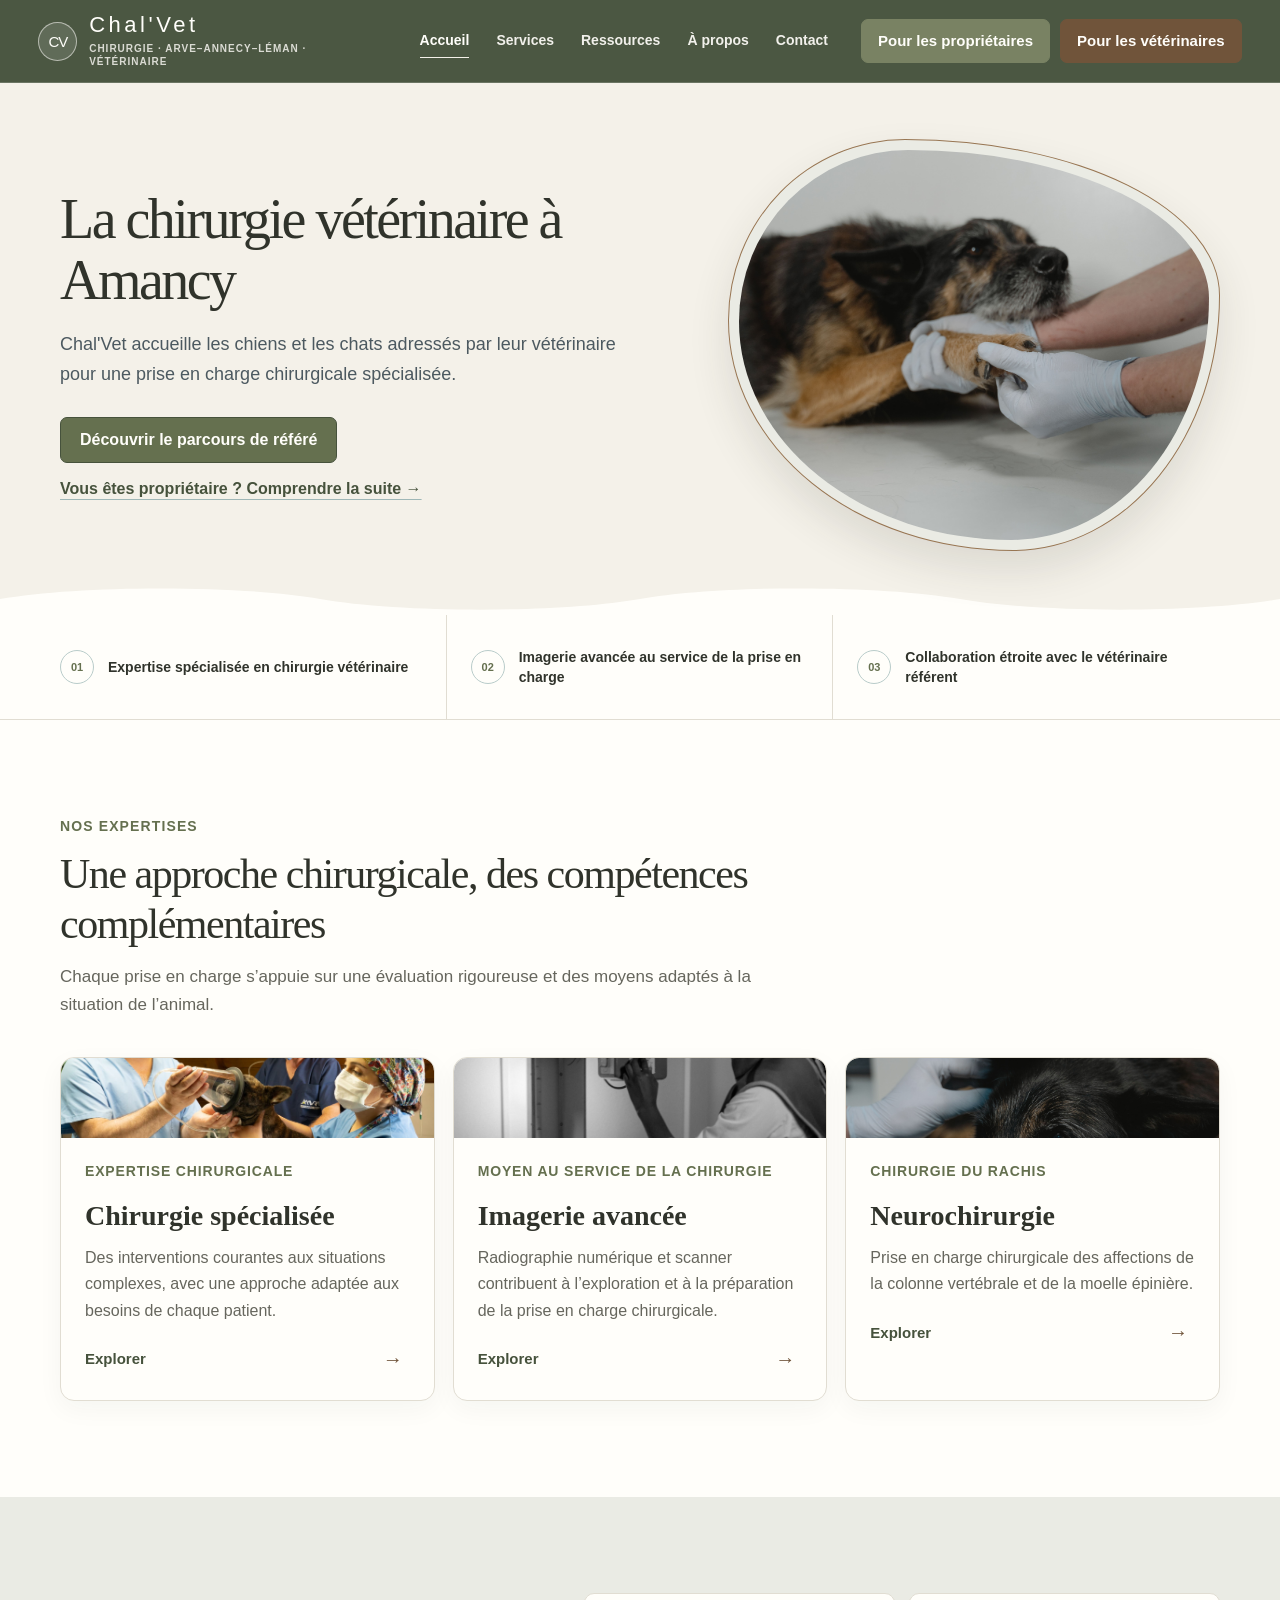
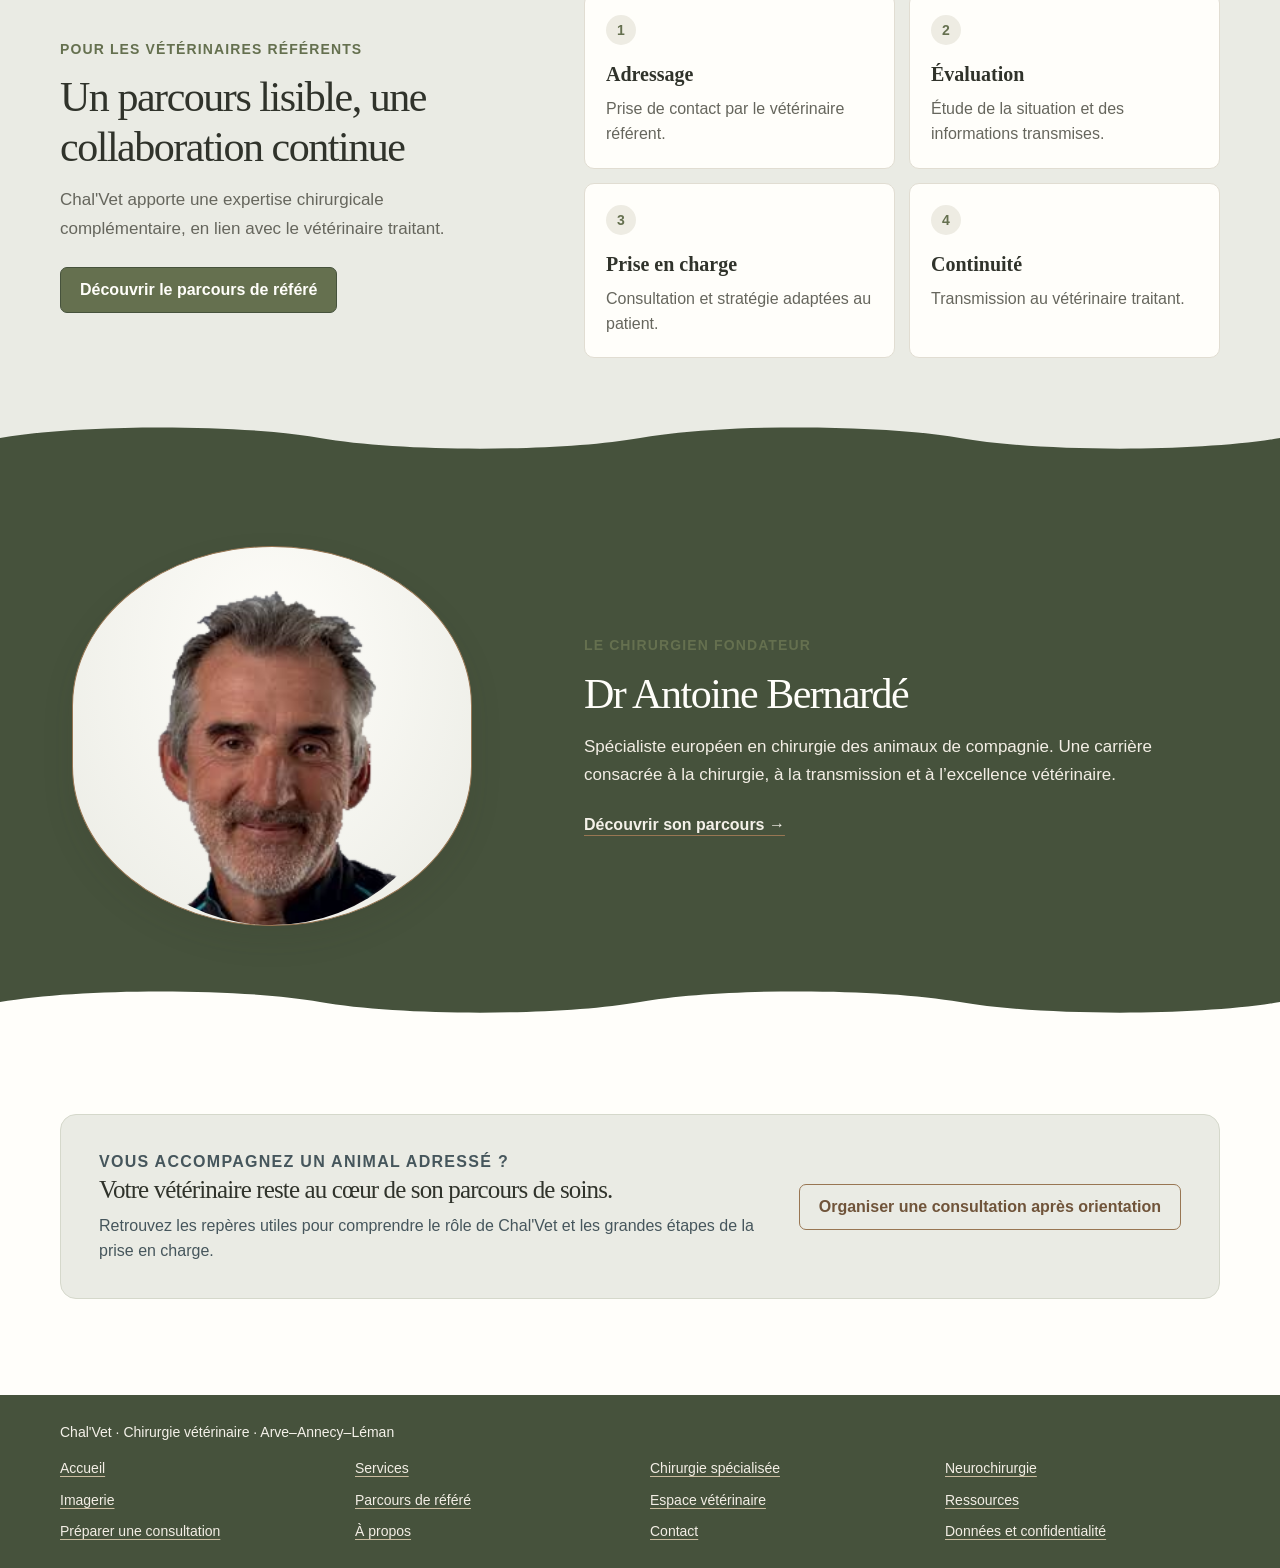
<file: Wireframes/Page d'accueil/index.html>
<!doctype html>
<html lang="fr">
<head>
  <meta charset="utf-8">
  <meta name="viewport" content="width=device-width, initial-scale=1">
  <meta name="description" content="Chal'Vet, clinique de chirurgie vétérinaire à Amancy, au service des vétérinaires référents et de leurs patients.">
  <title>Accueil — Chal'Vet</title>
  <link rel="stylesheet" href="../../Assets/wireframe.css">
</head>
<body>
  <a class="skip-link" href="#contenu">Aller au contenu</a>
  <div class="page-shell">
    <header class="site-header">
      <div class="container header-inner">
        <a class="brand" href="../Page%20d'accueil/index.html" aria-label="Chal'Vet — Accueil">
          <span class="brand-symbol" aria-hidden="true">CV</span>
          <span><span class="brand-name">Chal'Vet</span><span class="brand-caption">Chirurgie · Arve–Annecy–Léman · Vétérinaire</span></span>
        </a>
        <nav class="main-nav" aria-label="Navigation principale">
          <a class="nav-link" href="../Page%20d'accueil/index.html" aria-current="page">Accueil</a>
          <a class="nav-link" href="../Services/index.html">Services</a>
          <a class="nav-link" href="../Ressources/index.html">Ressources</a>
          <a class="nav-link" href="../À%20propos/index.html">À propos</a>
          <a class="nav-link" href="../Contact/index.html">Contact</a>
        </nav>
        <nav class="header-actions" aria-label="Accès par profil">
          <a class="nav-owner-cta" href="../pour-les-proprietaires/index.html">Pour les propriétaires</a>
          <a class="nav-cta" href="../pour-les-veterinaires/index.html">Pour les vétérinaires</a>
        </nav>
      </div>
    </header>

    <main id="contenu">
      <section class="hero">
        <div class="container hero-grid">
          <div>
            <h1>La chirurgie vétérinaire à Amancy</h1>
            <p class="hero-copy">Chal'Vet accueille les chiens et les chats adressés par leur vétérinaire pour une prise en charge chirurgicale spécialisée.</p>
            <div class="hero-actions">
              <a class="button" href="../pour-les-veterinaires/index.html">Découvrir le parcours de référé</a>
              <a class="text-link" href="../pour-les-proprietaires/index.html">Vous êtes propriétaire ? Comprendre la suite&nbsp;→</a>
            </div>
          </div>
          <div class="hero-visual">
            <img class="hero-image" src="../../Assets/pexels-tima-miroshnichenko-6235021.jpg" alt="Un vétérinaire examine avec douceur la patte d’un chien.">
          </div>
        </div>
      </section>

      <section class="proof-strip" aria-label="Repères de confiance">
        <div class="container proof-grid">
          <div class="proof-item"><span class="proof-mark" aria-hidden="true">01</span><p>Expertise spécialisée en chirurgie vétérinaire</p></div>
          <div class="proof-item"><span class="proof-mark" aria-hidden="true">02</span><p>Imagerie avancée au service de la prise en charge</p></div>
          <div class="proof-item"><span class="proof-mark" aria-hidden="true">03</span><p>Collaboration étroite avec le vétérinaire référent</p></div>
        </div>
      </section>

      <section class="section">
        <div class="container">
          <div class="section-heading">
            <p class="eyebrow">Nos expertises</p>
            <h2>Une approche chirurgicale, des compétences complémentaires</h2>
            <p class="section-intro">Chaque prise en charge s’appuie sur une évaluation rigoureuse et des moyens adaptés à la situation de l’animal.</p>
          </div>
          <div class="card-grid expertise-card-grid">
            <a class="card-link-wrapper" href="../Chirurgie%20spécialisée/index.html" aria-label="Découvrir la chirurgie spécialisée">
              <article class="card">
                <img class="card-image" src="../../Assets/Images/preparation-chirurgie-chien.jpg" alt="Une équipe vétérinaire prépare un chien à une intervention.">
                <div class="card-body">
                  <span class="card-kicker">EXPERTISE CHIRURGICALE</span>
                  <h3 class="card-title">Chirurgie spécialisée</h3>
                  <p>Des interventions courantes aux situations complexes, avec une approche adaptée aux besoins de chaque patient.</p>
                  <span class="card-link"><span>Explorer</span><span class="card-arrow" aria-hidden="true"><span>→</span></span></span>
                </div>
              </article>
            </a>
            <a class="card-link-wrapper" href="../Imagerie/index.html" aria-label="Découvrir l’imagerie en appui à la chirurgie">
              <article class="card">
                <img class="card-image" src="../../Assets/Images/imagerie-veterinaire-radiographie.jpg" alt="Une vétérinaire prépare un chien pour une radiographie.">
                <div class="card-body">
                  <span class="card-kicker">MOYEN AU SERVICE DE LA CHIRURGIE</span>
                  <h3 class="card-title">Imagerie avancée</h3>
                  <p>Radiographie numérique et scanner contribuent à l’exploration et à la préparation de la prise en charge chirurgicale.</p>
                  <span class="card-link"><span>Explorer</span><span class="card-arrow" aria-hidden="true"><span>→</span></span></span>
                </div>
              </article>
            </a>
            <a class="card-link-wrapper" href="../Neurochirurgie/index.html" aria-label="Découvrir la neurochirurgie">
              <article class="card">
                <img class="card-image" src="../../Assets/pexels-tima-miroshnichenko-6234624.jpg" alt="Un vétérinaire examine un chien en clinique.">
                <div class="card-body">
                  <span class="card-kicker">CHIRURGIE DU RACHIS</span>
                  <h3 class="card-title">Neurochirurgie</h3>
                  <p>Prise en charge chirurgicale des affections de la colonne vertébrale et de la moelle épinière.</p>
                  <span class="card-link"><span>Explorer</span><span class="card-arrow" aria-hidden="true"><span>→</span></span></span>
                </div>
              </article>
            </a>
          </div>
        </div>
      </section>

      <section class="section section-soft">
        <div class="container split">
          <div>
            <p class="eyebrow">Pour les vétérinaires référents</p>
            <h2>Un parcours lisible, une collaboration continue</h2>
            <p class="section-intro">Chal'Vet apporte une expertise chirurgicale complémentaire, en lien avec le vétérinaire traitant.</p>
            <p class="action-spacing"><a class="button" href="../pour-les-veterinaires/index.html">Découvrir le parcours de référé</a></p>
          </div>
          <div class="steps" aria-label="Étapes indicatives du parcours de référé">
            <article class="step"><span class="step-number">1</span><h3>Adressage</h3><p>Prise de contact par le vétérinaire référent.</p></article>
            <article class="step"><span class="step-number">2</span><h3>Évaluation</h3><p>Étude de la situation et des informations transmises.</p></article>
            <article class="step"><span class="step-number">3</span><h3>Prise en charge</h3><p>Consultation et stratégie adaptées au patient.</p></article>
            <article class="step"><span class="step-number">4</span><h3>Continuité</h3><p>Transmission au vétérinaire traitant.</p></article>
          </div>
        </div>
      </section>

      <section class="founder-card">
        <div class="container split founder-grid">
          <img class="founder-portrait" src="../../Assets/Images/antoine-detoure.png" alt="Portrait du Dr Antoine Bernardé">
          <div>
            <p class="eyebrow">Le chirurgien fondateur</p>
            <h2>Dr Antoine Bernardé</h2>
            <p class="section-intro">Spécialiste européen en chirurgie des animaux de compagnie. Une carrière consacrée à la chirurgie, à la transmission et à l’excellence vétérinaire.</p>
            <p class="action-spacing"><a class="text-link" href="../À%20propos/index.html">Découvrir son parcours →</a></p>
          </div>
        </div>
      </section>

      <section class="section">
        <div class="container">
          <div class="callout">
            <div><p class="eyebrow">Vous accompagnez un animal adressé&nbsp;?</p><h2>Votre vétérinaire reste au cœur de son parcours de soins.</h2><p>Retrouvez les repères utiles pour comprendre le rôle de Chal'Vet et les grandes étapes de la prise en charge.</p></div>
            <a class="button button-secondary" href="../pour-les-proprietaires/index.html">Organiser une consultation après orientation</a>
          </div>
        </div>
      </section>

    </main>
    <footer class="site-footer"><div class="container footer-inner"><p>Chal'Vet · Chirurgie vétérinaire · Arve–Annecy–Léman</p><nav class="footer-nav" aria-label="Plan du site"><a href="../Page%20d'accueil/index.html">Accueil</a><a href="../Services/index.html">Services</a><a href="../Chirurgie%20spécialisée/index.html">Chirurgie spécialisée</a><a href="../Neurochirurgie/index.html">Neurochirurgie</a><a href="../Imagerie/index.html">Imagerie</a><a href="../pour-les-veterinaires/index.html">Parcours de référé</a><a href="../Espace%20professionnel/index.html">Espace vétérinaire</a><a href="../Ressources/index.html">Ressources</a><a href="../pour-les-proprietaires/index.html">Préparer une consultation</a><a href="../À%20propos/index.html">À propos</a><a href="../Contact/index.html">Contact</a><a href="../Confidentialité/index.html">Données et confidentialité</a></nav></div></footer>
  </div>
</body>
</html>
</file>
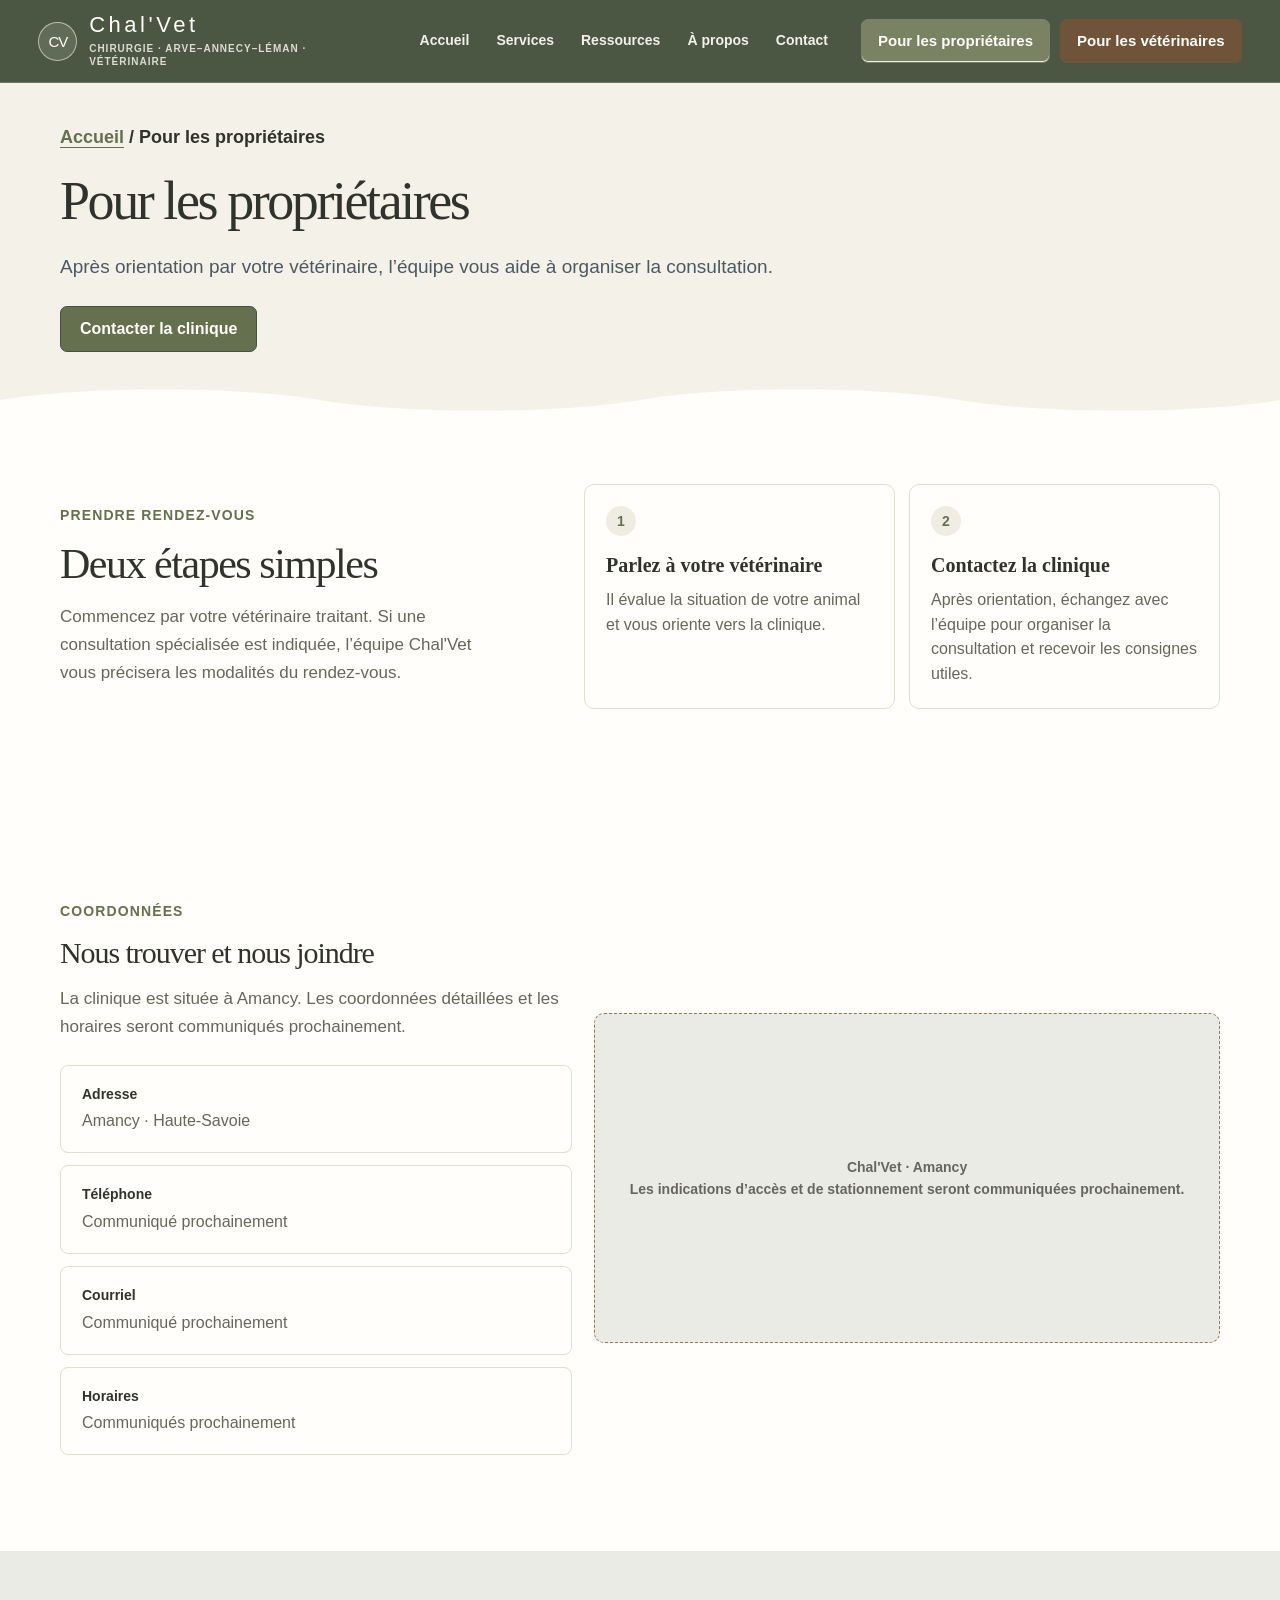
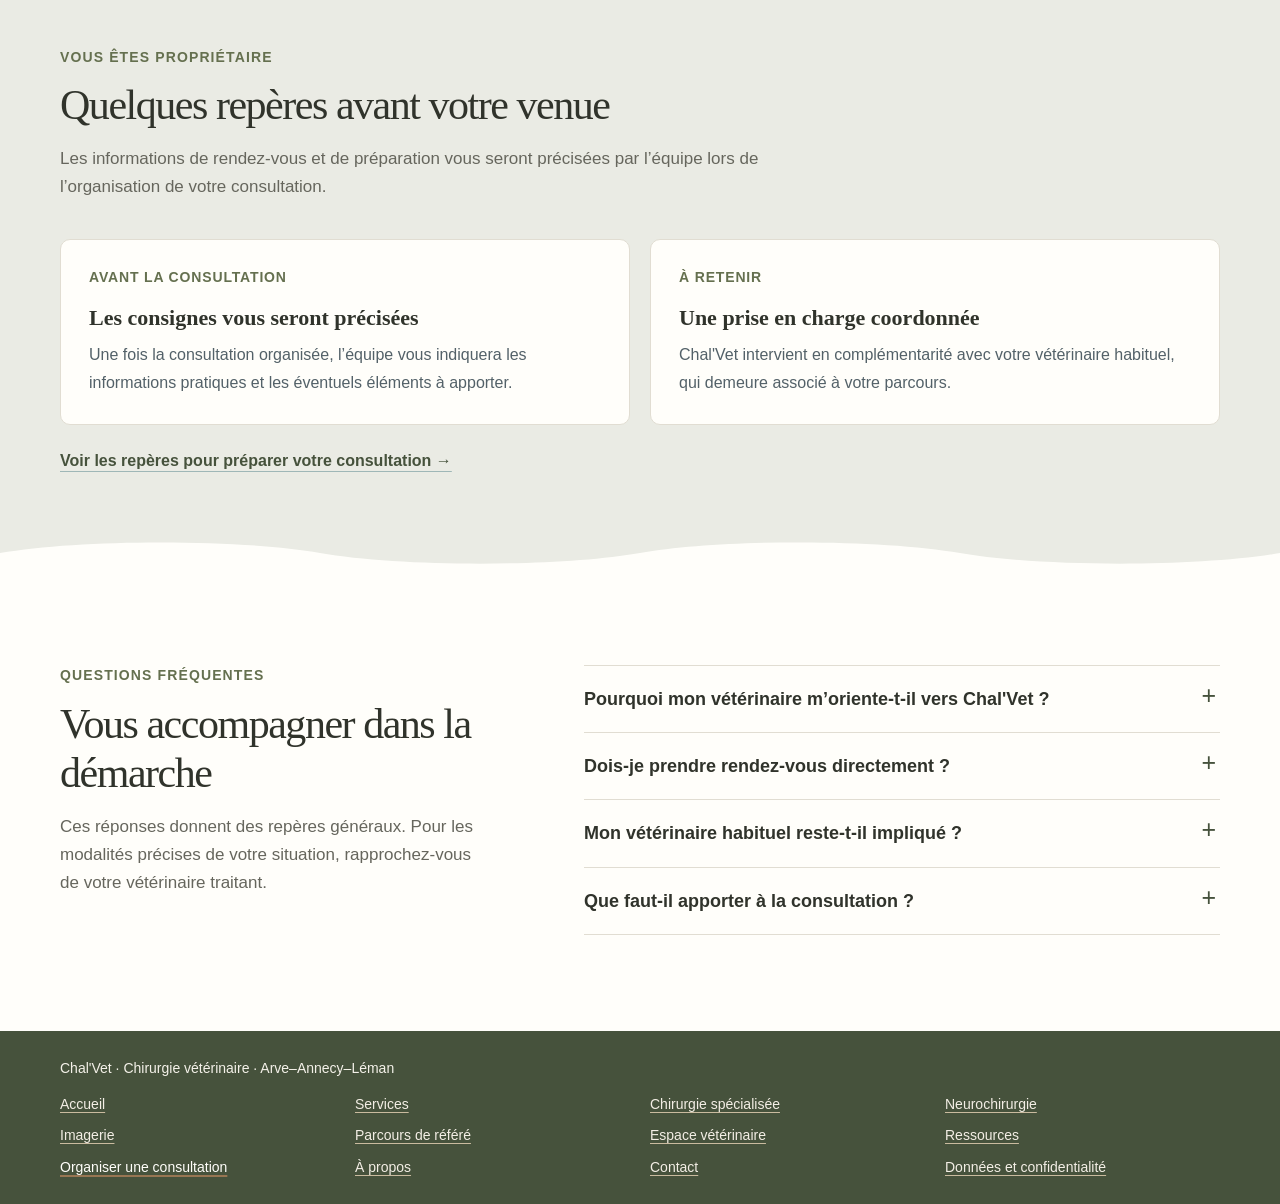
<file: Wireframes/pour-les-proprietaires/index.html>
<!doctype html>
<html lang="fr">
<head>
  <meta charset="utf-8"><meta name="viewport" content="width=device-width, initial-scale=1">
  <meta name="description" content="Les repères pour organiser une consultation à Chal'Vet après orientation par votre vétérinaire traitant.">
  <title>Pour les propriétaires — Chal'Vet</title><link rel="stylesheet" href="../../Assets/wireframe.css">
</head>
<body>
  <a class="skip-link" href="#contenu">Aller au contenu</a>
  <div class="page-shell">
    <header class="site-header"><div class="container header-inner">
      <a class="brand" href="../Page%20d'accueil/index.html" aria-label="Chal'Vet — Accueil"><span class="brand-symbol" aria-hidden="true">CV</span><span><span class="brand-name">Chal'Vet</span><span class="brand-caption">Chirurgie · Arve–Annecy–Léman · Vétérinaire</span></span></a>
      <nav class="main-nav" aria-label="Navigation principale">
        <a class="nav-link" href="../Page%20d'accueil/index.html">Accueil</a><a class="nav-link" href="../Services/index.html">Services</a><a class="nav-link" href="../Ressources/index.html">Ressources</a><a class="nav-link" href="../À%20propos/index.html">À propos</a><a class="nav-link" href="../Contact/index.html">Contact</a>
      </nav>
        <nav class="header-actions" aria-label="Accès par profil">
          <a class="nav-owner-cta" href="../pour-les-proprietaires/index.html" aria-current="page">Pour les propriétaires</a>
          <a class="nav-cta" href="../pour-les-veterinaires/index.html">Pour les vétérinaires</a>
        </nav>
    </div></header>
    <main id="contenu">
      <section class="page-hero"><div class="container"><p class="breadcrumbs"><a href="../Page%20d'accueil/index.html">Accueil</a> / Pour les propriétaires</p><h1>Pour les propriétaires</h1><p class="lead">Après orientation par votre vétérinaire, l’équipe vous aide à organiser la consultation.</p><p class="action-spacing"><a class="button" href="#coordonnees">Contacter la clinique</a></p></div></section>
      <section class="section"><div class="container split">
        <div><p class="eyebrow">Prendre rendez-vous</p><h2>Deux étapes simples</h2><p class="section-intro">Commencez par votre vétérinaire traitant. Si une consultation spécialisée est indiquée, l’équipe Chal'Vet vous précisera les modalités du rendez-vous.</p></div>
        <div class="steps" aria-label="Les deux étapes pour organiser un rendez-vous">
          <article class="step"><span class="step-number">1</span><h3>Parlez à votre vétérinaire</h3><p>Il évalue la situation de votre animal et vous oriente vers la clinique.</p></article>
          <article class="step"><span class="step-number">2</span><h3>Contactez la clinique</h3><p>Après orientation, échangez avec l’équipe pour organiser la consultation et recevoir les consignes utiles.</p></article>
        </div>
      </div></section>
      <section class="section" id="coordonnees" aria-labelledby="coordonnees-title"><div class="container contact-grid">
        <div><p class="eyebrow">Coordonnées</p><h2 class="contact-heading" id="coordonnees-title">Nous trouver et nous joindre</h2><p class="section-intro contact-intro">La clinique est située à Amancy. Les coordonnées détaillées et les horaires seront communiqués prochainement.</p>
          <div class="contact-list">
            <div class="contact-row"><strong>Adresse</strong><span>Amancy · Haute-Savoie</span></div>
            <div class="contact-row"><strong>Téléphone</strong><span>Communiqué prochainement</span></div>
            <div class="contact-row"><strong>Courriel</strong><span>Communiqué prochainement</span></div>
            <div class="contact-row"><strong>Horaires</strong><span>Communiqués prochainement</span></div>
          </div>
        </div>
        <div class="map-placeholder"><span>Chal'Vet · Amancy<br>Les indications d’accès et de stationnement seront communiquées prochainement.</span></div>
      </div></section>
      <section class="section section-soft"><div class="container">
        <div class="section-heading"><p class="eyebrow">Vous êtes propriétaire</p><h2>Quelques repères avant votre venue</h2><p class="section-intro">Les informations de rendez-vous et de préparation vous seront précisées par l’équipe lors de l’organisation de votre consultation.</p></div>
        <div class="content-grid">
          <article class="content-panel"><span class="card-kicker">AVANT LA CONSULTATION</span><h3>Les consignes vous seront précisées</h3><p>Une fois la consultation organisée, l’équipe vous indiquera les informations pratiques et les éventuels éléments à apporter.</p></article>
          <article class="content-panel"><span class="card-kicker">À RETENIR</span><h3>Une prise en charge coordonnée</h3><p>Chal'Vet intervient en complémentarité avec votre vétérinaire habituel, qui demeure associé à votre parcours.</p></article>
        </div>
        <p class="action-spacing"><a class="text-link" href="../Préparer%20une%20consultation/index.html">Voir les repères pour préparer votre consultation →</a></p>
      </div></section>
      <section class="section" aria-labelledby="questions-title">
        <div class="container faq-layout">
          <div class="section-heading">
            <p class="eyebrow">Questions fréquentes</p>
            <h2 id="questions-title">Vous accompagner dans la démarche</h2>
            <p class="section-intro">Ces réponses donnent des repères généraux. Pour les modalités précises de votre situation, rapprochez-vous de votre vétérinaire traitant.</p>
          </div>
          <div class="faq-list">
            <details class="faq-item">
              <summary>Pourquoi mon vétérinaire m’oriente-t-il vers Chal'Vet&nbsp;?</summary>
              <p>Chal'Vet apporte une expertise chirurgicale spécialisée complémentaire. Votre vétérinaire vous explique le motif de l’orientation et la suite proposée pour votre animal.</p>
            </details>
            <details class="faq-item">
              <summary>Dois-je prendre rendez-vous directement&nbsp;?</summary>
              <p>Commencez par échanger avec votre vétérinaire traitant. Après orientation vers Chal'Vet, contactez la clinique pour organiser la consultation avec l’équipe.</p>
            </details>
            <details class="faq-item">
              <summary>Mon vétérinaire habituel reste-t-il impliqué&nbsp;?</summary>
              <p>Oui. La prise en charge spécialisée est complémentaire et s’inscrit dans la continuité avec votre vétérinaire habituel.</p>
            </details>
            <details class="faq-item">
              <summary>Que faut-il apporter à la consultation&nbsp;?</summary>
              <p>Les documents ou éléments utiles dépendent de l’organisation retenue. Votre vétérinaire ou l’équipe Chal'Vet vous précisera les consignes avant votre venue.</p>
            </details>
          </div>
        </div>
      </section>
    </main>
    <footer class="site-footer"><div class="container footer-inner"><p>Chal'Vet · Chirurgie vétérinaire · Arve–Annecy–Léman</p><nav class="footer-nav" aria-label="Plan du site"><a href="../Page%20d'accueil/index.html">Accueil</a><a href="../Services/index.html">Services</a><a href="../Chirurgie%20spécialisée/index.html">Chirurgie spécialisée</a><a href="../Neurochirurgie/index.html">Neurochirurgie</a><a href="../Imagerie/index.html">Imagerie</a><a href="../pour-les-veterinaires/index.html">Parcours de référé</a><a href="../Espace%20professionnel/index.html">Espace vétérinaire</a><a href="../Ressources/index.html">Ressources</a><a href="../pour-les-proprietaires/index.html" aria-current="page">Organiser une consultation</a><a href="../À%20propos/index.html">À propos</a><a href="../Contact/index.html">Contact</a><a href="../Confidentialité/index.html">Données et confidentialité</a></nav></div></footer>
  </div>
</body></html>
</file>
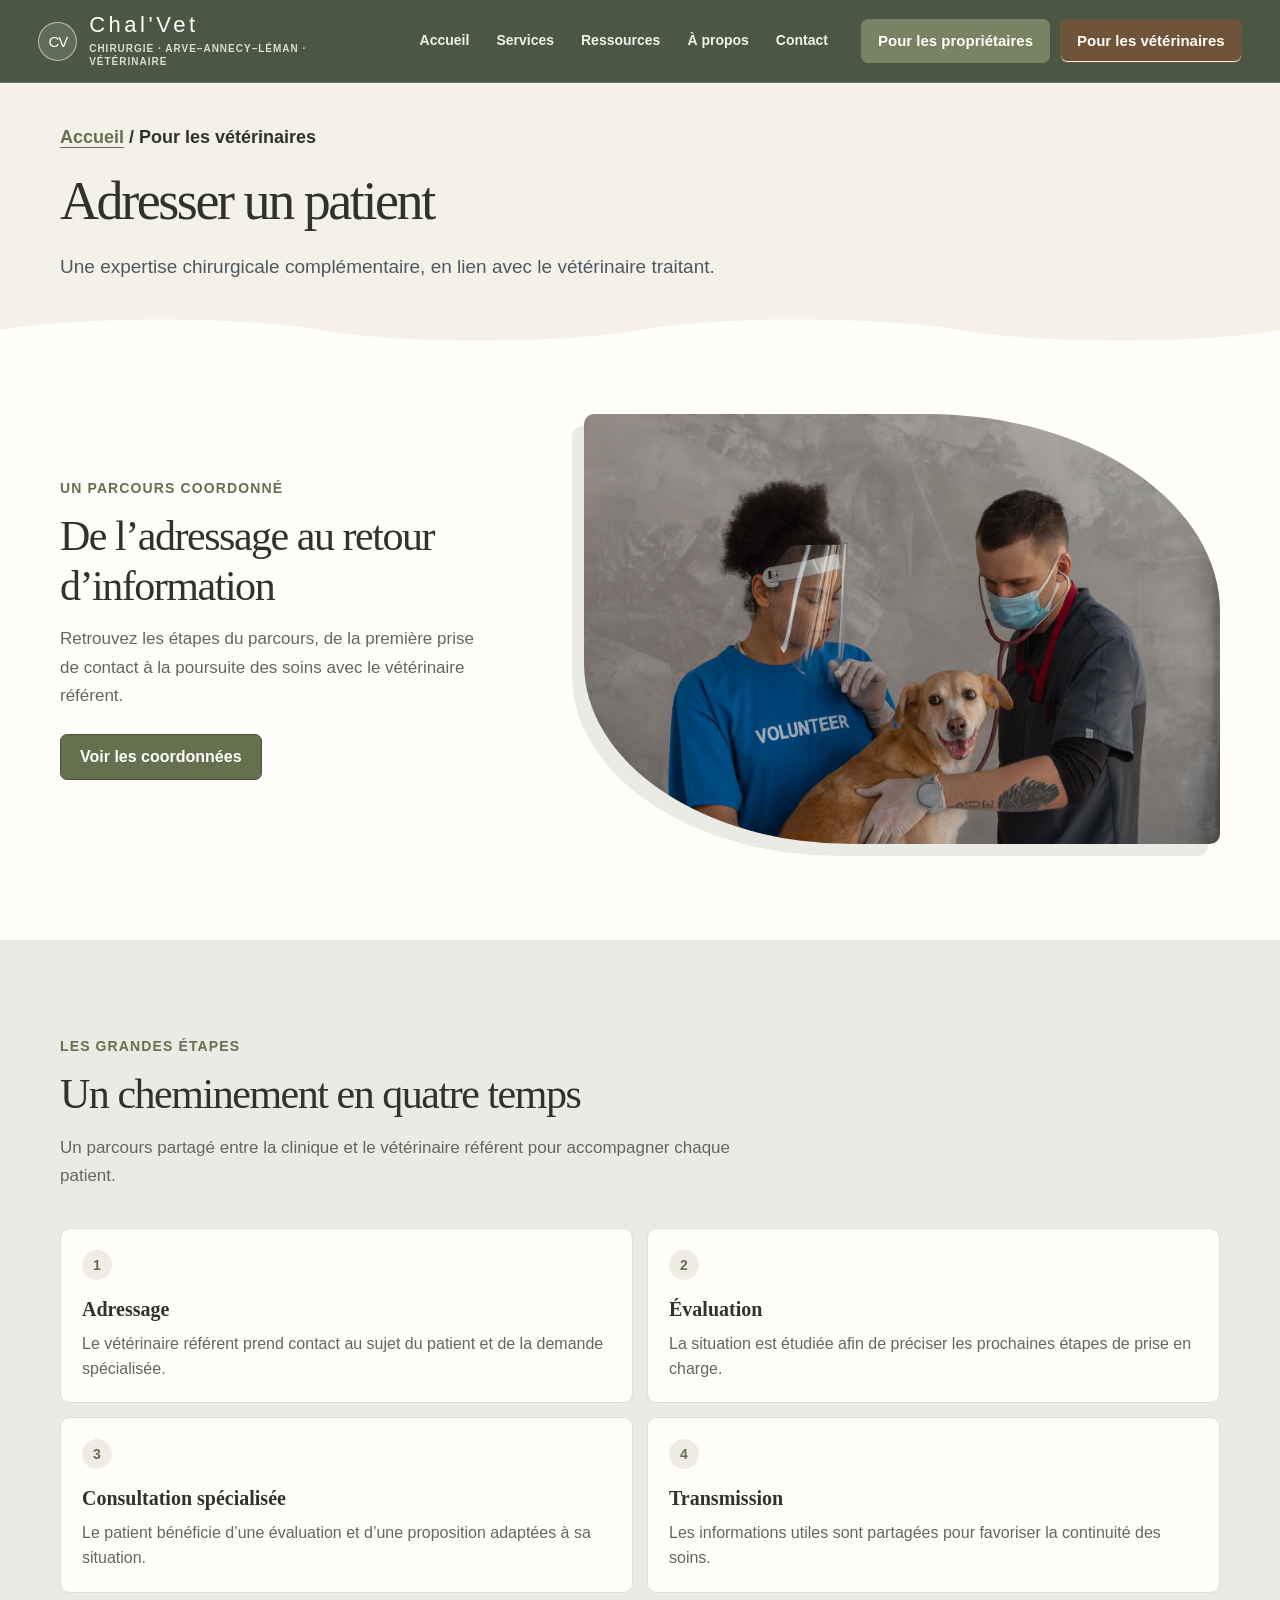
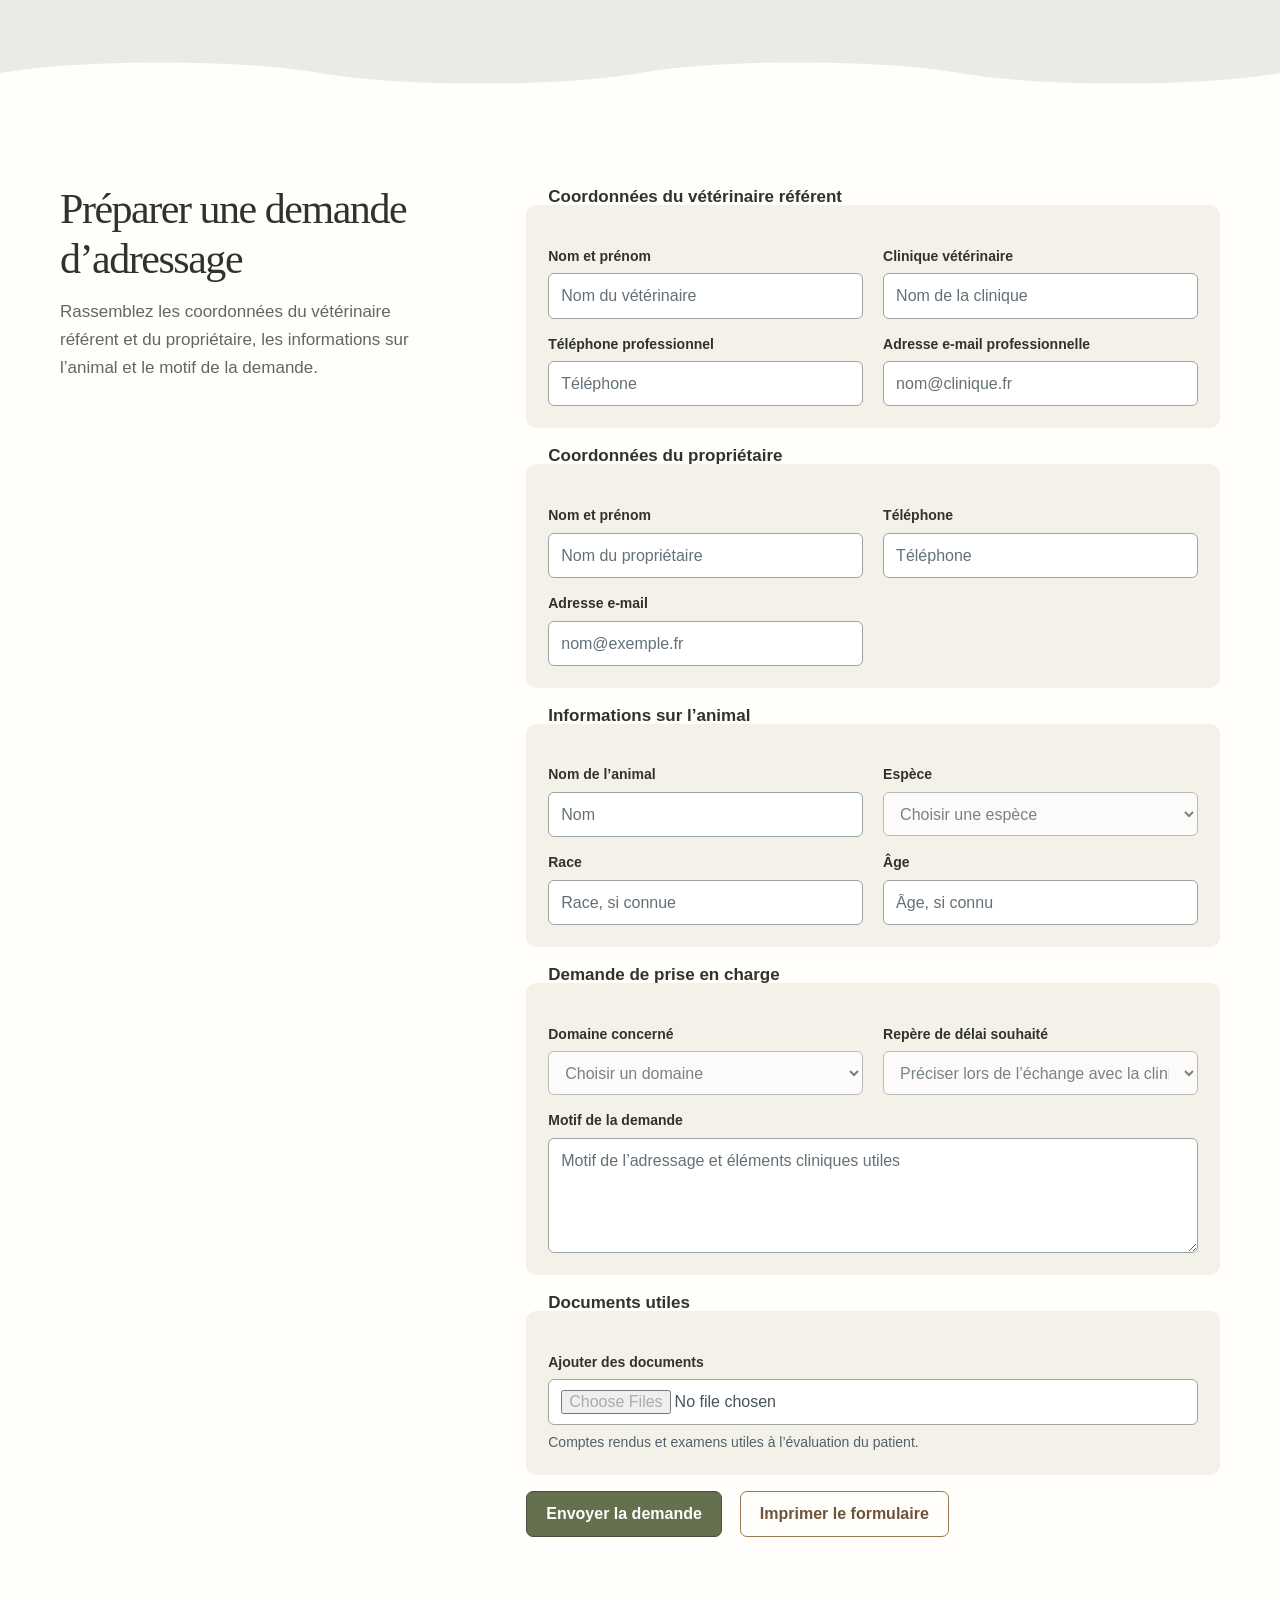
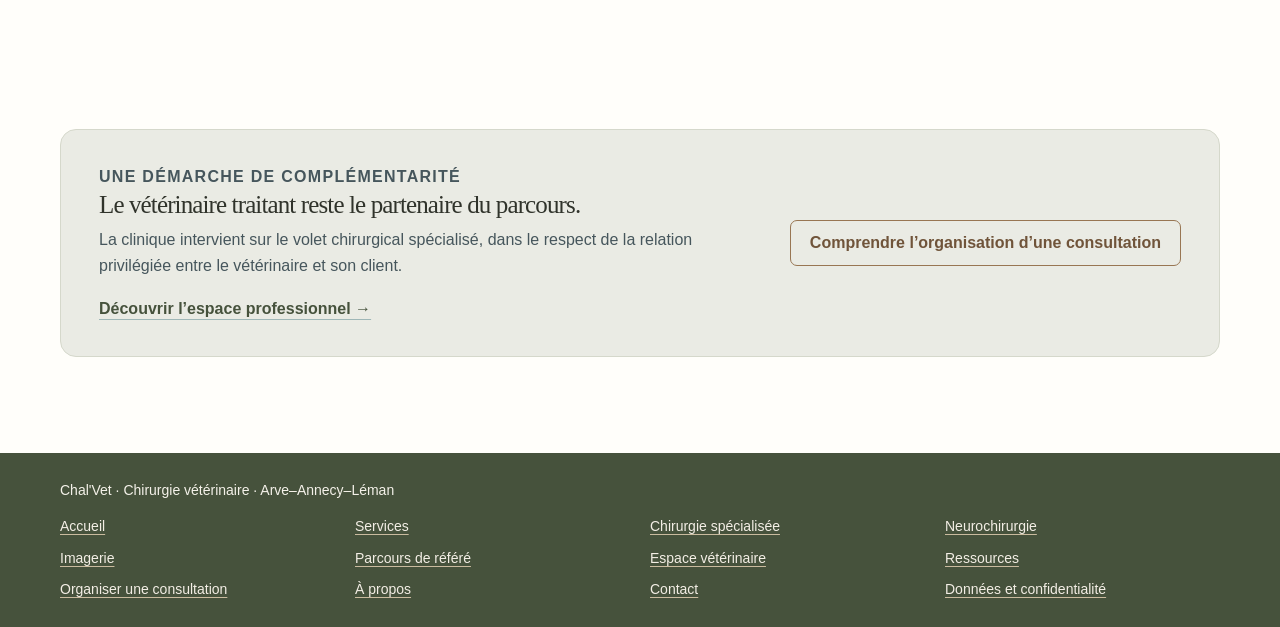
<file: Wireframes/pour-les-veterinaires/index.html>
<!doctype html>
<html lang="fr">
<head>
  <meta charset="utf-8"><meta name="viewport" content="width=device-width, initial-scale=1">
  <meta name="description" content="Pour les vétérinaires : découvrez le parcours de référé et les modalités d’adressage à Chal'Vet.">
  <title>Pour les vétérinaires — Chal'Vet</title><link rel="stylesheet" href="../../Assets/wireframe.css">
</head>
<body>
  <a class="skip-link" href="#contenu">Aller au contenu</a>
  <div class="page-shell">
    <header class="site-header"><div class="container header-inner">
      <a class="brand" href="../Page%20d'accueil/index.html" aria-label="Chal'Vet — Accueil"><span class="brand-symbol" aria-hidden="true">CV</span><span><span class="brand-name">Chal'Vet</span><span class="brand-caption">Chirurgie · Arve–Annecy–Léman · Vétérinaire</span></span></a>
      <nav class="main-nav" aria-label="Navigation principale">
        <a class="nav-link" href="../Page%20d'accueil/index.html">Accueil</a><a class="nav-link" href="../Services/index.html">Services</a><a class="nav-link" href="../Ressources/index.html">Ressources</a><a class="nav-link" href="../À%20propos/index.html">À propos</a><a class="nav-link" href="../Contact/index.html">Contact</a>
      </nav>
        <nav class="header-actions" aria-label="Accès par profil">
          <a class="nav-owner-cta" href="../pour-les-proprietaires/index.html">Pour les propriétaires</a>
          <a class="nav-cta" href="../pour-les-veterinaires/index.html" aria-current="page">Pour les vétérinaires</a>
        </nav>
    </div></header>
    <main id="contenu">
      <section class="page-hero"><div class="container"><p class="breadcrumbs"><a href="../Page%20d'accueil/index.html">Accueil</a> / Pour les vétérinaires</p><h1>Adresser un patient</h1><p class="lead">Une expertise chirurgicale complémentaire, en lien avec le vétérinaire traitant.</p></div></section>
      <section class="section"><div class="container split">
        <div><p class="eyebrow">Un parcours coordonné</p><h2>De l’adressage au retour d’information</h2><p class="section-intro">Retrouvez les étapes du parcours, de la première prise de contact à la poursuite des soins avec le vétérinaire référent.</p><p class="action-spacing"><a class="button" href="../Contact/index.html">Voir les coordonnées</a></p></div>
        <img class="photo-panel photo-panel-referral" src="../../Assets/Images/relation-humain-animal.jpg" alt="Une équipe vétérinaire accompagne un chien lors d’un examen.">
      </div></section>
      <section class="section section-soft"><div class="container">
        <div class="section-heading"><p class="eyebrow">Les grandes étapes</p><h2>Un cheminement en quatre temps</h2><p class="section-intro">Un parcours partagé entre la clinique et le vétérinaire référent pour accompagner chaque patient.</p></div>
        <div class="steps">
          <article class="step"><span class="step-number">1</span><h3>Adressage</h3><p>Le vétérinaire référent prend contact au sujet du patient et de la demande spécialisée.</p></article>
          <article class="step"><span class="step-number">2</span><h3>Évaluation</h3><p>La situation est étudiée afin de préciser les prochaines étapes de prise en charge.</p></article>
          <article class="step"><span class="step-number">3</span><h3>Consultation spécialisée</h3><p>Le patient bénéficie d’une évaluation et d’une proposition adaptées à sa situation.</p></article>
          <article class="step"><span class="step-number">4</span><h3>Transmission</h3><p>Les informations utiles sont partagées pour favoriser la continuité des soins.</p></article>
        </div>
      </div></section>
      <section class="section" id="formulaire-referer" aria-labelledby="referral-form-title">
        <div class="container referral-layout">
          <div class="referral-intro">
            <h2 id="referral-form-title">Préparer une demande d’adressage</h2>
            <p class="section-intro">Rassemblez les coordonnées du vétérinaire référent et du propriétaire, les informations sur l’animal et le motif de la demande.</p>
          </div>
          <div class="referral-form-mockup" role="group" aria-labelledby="referral-form-title">
            <fieldset disabled>
              <legend>Coordonnées du vétérinaire référent</legend>
              <div class="form-grid">
                <div class="form-field"><label for="referent-name">Nom et prénom</label><input id="referent-name" type="text" placeholder="Nom du vétérinaire"></div>
                <div class="form-field"><label for="clinic-name">Clinique vétérinaire</label><input id="clinic-name" type="text" placeholder="Nom de la clinique"></div>
                <div class="form-field"><label for="referent-phone">Téléphone professionnel</label><input id="referent-phone" type="tel" placeholder="Téléphone"></div>
                <div class="form-field"><label for="referent-email">Adresse e-mail professionnelle</label><input id="referent-email" type="email" placeholder="nom@clinique.fr"></div>
              </div>
            </fieldset>
            <fieldset disabled>
              <legend>Coordonnées du propriétaire</legend>
              <div class="form-grid">
                <div class="form-field"><label for="owner-name">Nom et prénom</label><input id="owner-name" type="text" placeholder="Nom du propriétaire"></div>
                <div class="form-field"><label for="owner-phone">Téléphone</label><input id="owner-phone" type="tel" placeholder="Téléphone"></div>
                <div class="form-field"><label for="owner-email">Adresse e-mail</label><input id="owner-email" type="email" placeholder="nom@exemple.fr"></div>
              </div>
            </fieldset>
            <fieldset disabled>
              <legend>Informations sur l’animal</legend>
              <div class="form-grid">
                <div class="form-field"><label for="animal-name">Nom de l’animal</label><input id="animal-name" type="text" placeholder="Nom"></div>
                <div class="form-field"><label for="animal-species">Espèce</label><select id="animal-species"><option>Choisir une espèce</option><option>Chien</option><option>Chat</option></select></div>
                <div class="form-field"><label for="animal-breed">Race</label><input id="animal-breed" type="text" placeholder="Race, si connue"></div>
                <div class="form-field"><label for="animal-age">Âge</label><input id="animal-age" type="text" placeholder="Âge, si connu"></div>
              </div>
            </fieldset>
            <fieldset disabled>
              <legend>Demande de prise en charge</legend>
              <div class="form-grid">
                <div class="form-field"><label for="referral-area">Domaine concerné</label><select id="referral-area"><option>Choisir un domaine</option><option>Chirurgie spécialisée</option><option>Neurochirurgie rachidienne</option><option>Imagerie en appui à la chirurgie</option></select></div>
                <div class="form-field"><label for="referral-timing">Repère de délai souhaité</label><select id="referral-timing"><option>Préciser lors de l’échange avec la clinique</option></select></div>
                <div class="form-field form-field-wide"><label for="referral-summary">Motif de la demande</label><textarea id="referral-summary" rows="4" placeholder="Motif de l’adressage et éléments cliniques utiles"></textarea></div>
              </div>
            </fieldset>
            <fieldset disabled>
              <legend>Documents utiles</legend>
              <div class="form-field"><label for="referral-files">Ajouter des documents</label><input id="referral-files" type="file" multiple><span class="field-hint">Comptes rendus et examens utiles à l’évaluation du patient.</span></div>
            </fieldset>
            <div class="form-actions">
              <button class="button" type="button" id="show-referral-confirmation" aria-haspopup="dialog" aria-controls="referral-confirmation">Envoyer la demande</button>
              <button class="button button-secondary" type="button" id="print-referral">Imprimer le formulaire</button>
            </div>
          </div>
        </div>
      </section>
      <section class="section"><div class="container"><div class="callout"><div><p class="eyebrow">Une démarche de complémentarité</p><h2>Le vétérinaire traitant reste le partenaire du parcours.</h2><p>La clinique intervient sur le volet chirurgical spécialisé, dans le respect de la relation privilégiée entre le vétérinaire et son client.</p><p class="action-spacing-tight"><a class="text-link" href="../Espace%20professionnel/index.html">Découvrir l’espace professionnel →</a></p></div><a class="button button-secondary" href="../pour-les-proprietaires/index.html">Comprendre l’organisation d’une consultation</a></div></div></section>
    </main>
    <footer class="site-footer"><div class="container footer-inner"><p>Chal'Vet · Chirurgie vétérinaire · Arve–Annecy–Léman</p><nav class="footer-nav" aria-label="Plan du site"><a href="../Page%20d'accueil/index.html">Accueil</a><a href="../Services/index.html">Services</a><a href="../Chirurgie%20spécialisée/index.html">Chirurgie spécialisée</a><a href="../Neurochirurgie/index.html">Neurochirurgie</a><a href="../Imagerie/index.html">Imagerie</a><a href="../pour-les-veterinaires/index.html">Parcours de référé</a><a href="../Espace%20professionnel/index.html">Espace vétérinaire</a><a href="../Ressources/index.html">Ressources</a><a href="../pour-les-proprietaires/index.html">Organiser une consultation</a><a href="../À%20propos/index.html">À propos</a><a href="../Contact/index.html">Contact</a><a href="../Confidentialité/index.html">Données et confidentialité</a></nav></div></footer>
  </div>
  <dialog class="confirmation-dialog" id="referral-confirmation" aria-labelledby="referral-confirmation-title">
    <span class="confirmation-icon" aria-hidden="true">✓</span>
    <h2 id="referral-confirmation-title">Chal'Vet a bien reçu votre demande.</h2>
    <button class="button" type="button" id="close-referral-confirmation" autofocus>Fermer</button>
  </dialog>
  <script src="../../Assets/referral.js"></script>
</body></html>
</file>
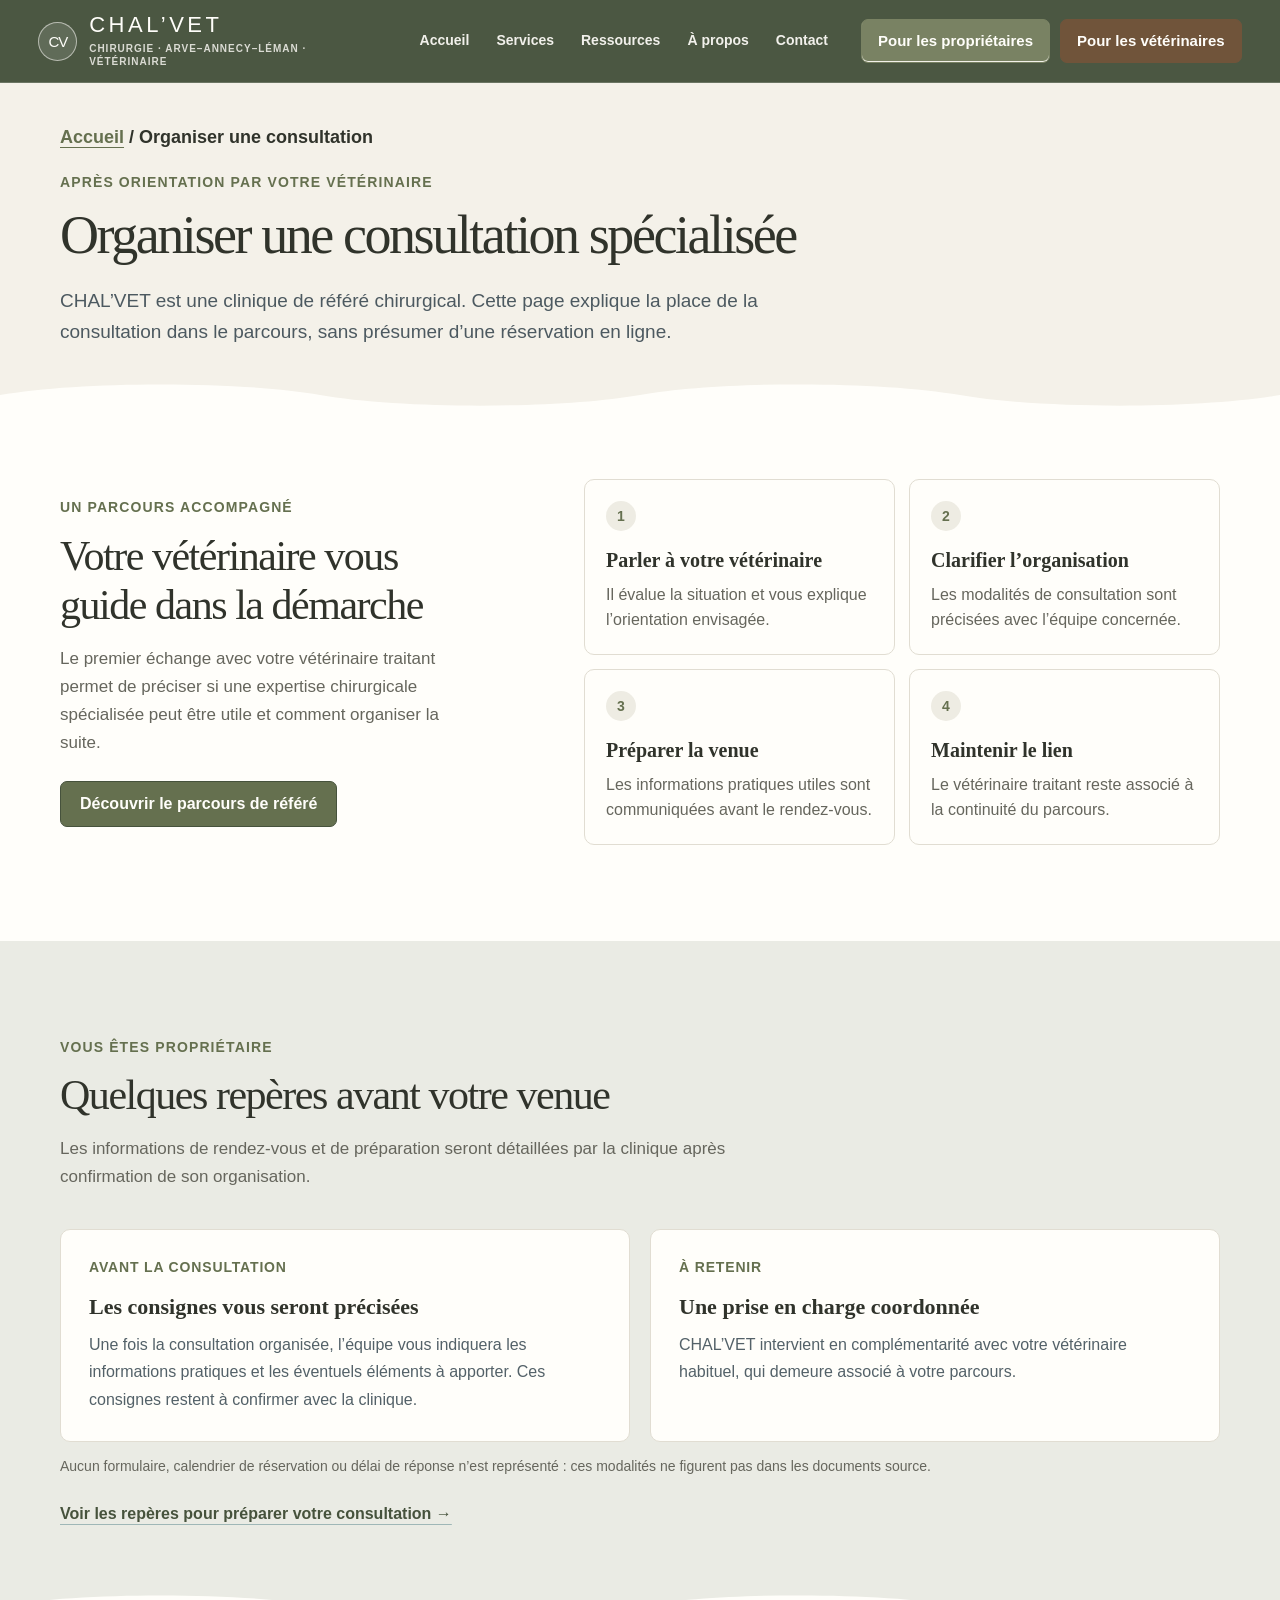
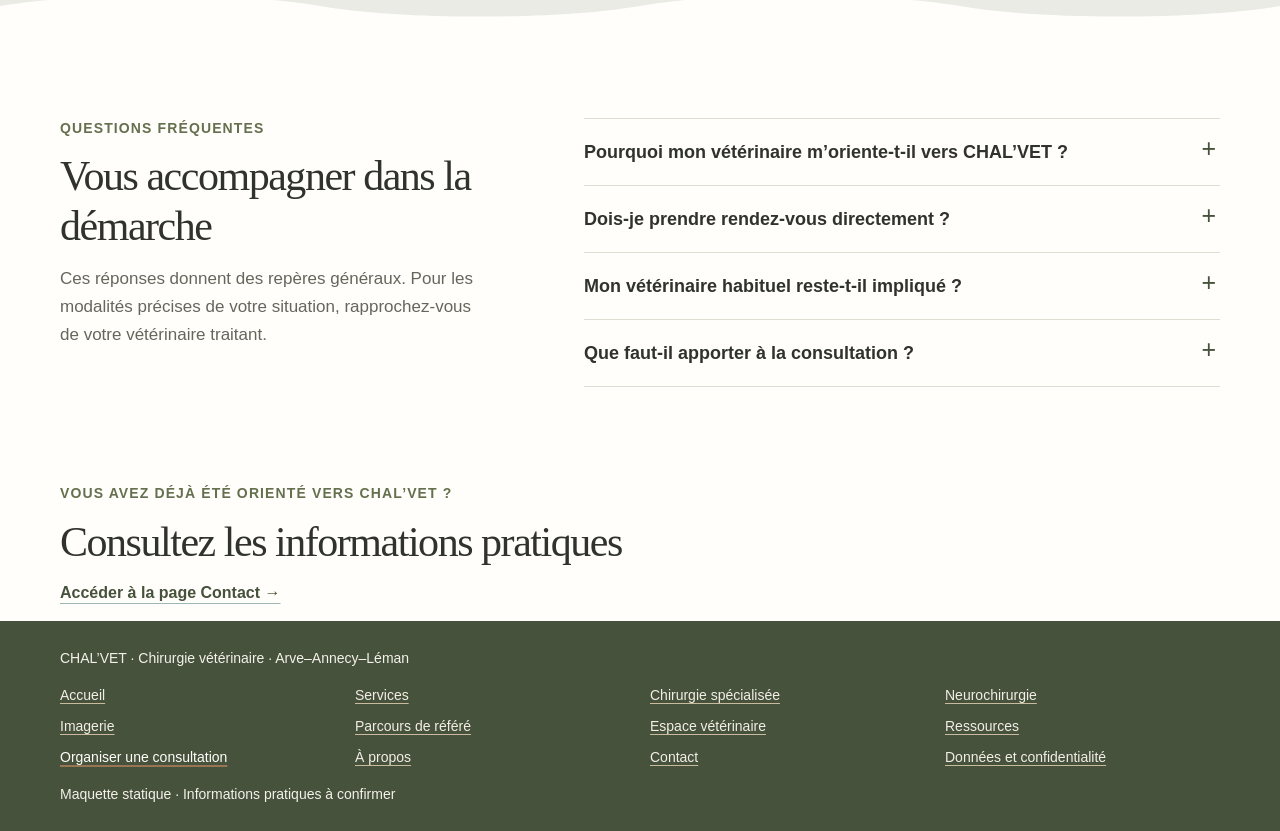
<file: Wireframes/Prendre RDV/index.html>
<!doctype html>
<html lang="fr">
<head>
  <meta charset="utf-8"><meta name="viewport" content="width=device-width, initial-scale=1">
  <meta name="description" content="Wireframe statique des repères pour organiser une consultation à CHAL’VET.">
  <title>Organiser une consultation — CHAL’VET | Wireframe</title><link rel="stylesheet" href="../../Assets/wireframe.css">
</head>
<body>
  <a class="skip-link" href="#contenu">Aller au contenu</a>
  <div class="page-shell">
    <header class="site-header"><div class="container header-inner">
      <a class="brand" href="../Page%20d'accueil/index.html" aria-label="CHAL’VET — Accueil"><span class="brand-symbol" aria-hidden="true">CV</span><span><span class="brand-name">CHAL’VET</span><span class="brand-caption">Chirurgie · Arve–Annecy–Léman · Vétérinaire</span></span></a>
      <nav class="main-nav" aria-label="Navigation principale">
        <a class="nav-link" href="../Page%20d'accueil/index.html">Accueil</a><a class="nav-link" href="../Services/index.html">Services</a><a class="nav-link" href="../Ressources/index.html">Ressources</a><a class="nav-link" href="../À%20propos/index.html">À propos</a><a class="nav-link" href="../Contact/index.html">Contact</a>
      </nav>
        <nav class="header-actions" aria-label="Accès par profil">
          <a class="nav-owner-cta" href="../Prendre%20RDV/index.html" aria-current="page">Pour les propriétaires</a>
          <a class="nav-cta" href="../Référer%20un%20cas/index.html">Pour les vétérinaires</a>
        </nav>
    </div></header>
    <main id="contenu">
      <section class="page-hero"><div class="container"><p class="breadcrumbs"><a href="../Page%20d'accueil/index.html">Accueil</a> / Organiser une consultation</p><p class="eyebrow">Après orientation par votre vétérinaire</p><h1>Organiser une consultation spécialisée</h1><p class="lead">CHAL’VET est une clinique de référé chirurgical. Cette page explique la place de la consultation dans le parcours, sans présumer d’une réservation en ligne.</p></div></section>
      <section class="section"><div class="container split">
        <div><p class="eyebrow">Un parcours accompagné</p><h2>Votre vétérinaire vous guide dans la démarche</h2><p class="section-intro">Le premier échange avec votre vétérinaire traitant permet de préciser si une expertise chirurgicale spécialisée peut être utile et comment organiser la suite.</p><p class="action-spacing"><a class="button" href="../Référer%20un%20cas/index.html">Découvrir le parcours de référé</a></p></div>
        <div class="steps">
          <article class="step"><span class="step-number">1</span><h3>Parler à votre vétérinaire</h3><p>Il évalue la situation et vous explique l’orientation envisagée.</p></article>
          <article class="step"><span class="step-number">2</span><h3>Clarifier l’organisation</h3><p>Les modalités de consultation sont précisées avec l’équipe concernée.</p></article>
          <article class="step"><span class="step-number">3</span><h3>Préparer la venue</h3><p>Les informations pratiques utiles sont communiquées avant le rendez-vous.</p></article>
          <article class="step"><span class="step-number">4</span><h3>Maintenir le lien</h3><p>Le vétérinaire traitant reste associé à la continuité du parcours.</p></article>
        </div>
      </div></section>
      <section class="section section-soft"><div class="container">
        <div class="section-heading"><p class="eyebrow">Vous êtes propriétaire</p><h2>Quelques repères avant votre venue</h2><p class="section-intro">Les informations de rendez-vous et de préparation seront détaillées par la clinique après confirmation de son organisation.</p></div>
        <div class="content-grid">
          <article class="content-panel"><span class="card-kicker">AVANT LA CONSULTATION</span><h3>Les consignes vous seront précisées</h3><p>Une fois la consultation organisée, l’équipe vous indiquera les informations pratiques et les éventuels éléments à apporter. Ces consignes restent à confirmer avec la clinique.</p></article>
          <article class="content-panel"><span class="card-kicker">À RETENIR</span><h3>Une prise en charge coordonnée</h3><p>CHAL’VET intervient en complémentarité avec votre vétérinaire habituel, qui demeure associé à votre parcours.</p></article>
        </div>
        <p class="note">Aucun formulaire, calendrier de réservation ou délai de réponse n’est représenté : ces modalités ne figurent pas dans les documents source.</p>
        <p class="action-spacing"><a class="text-link" href="../Préparer%20une%20consultation/index.html">Voir les repères pour préparer votre consultation →</a></p>
      </div></section>
      <section class="section" aria-labelledby="questions-title">
        <div class="container faq-layout">
          <div class="section-heading">
            <p class="eyebrow">Questions fréquentes</p>
            <h2 id="questions-title">Vous accompagner dans la démarche</h2>
            <p class="section-intro">Ces réponses donnent des repères généraux. Pour les modalités précises de votre situation, rapprochez-vous de votre vétérinaire traitant.</p>
          </div>
          <div class="faq-list">
            <details class="faq-item">
              <summary>Pourquoi mon vétérinaire m’oriente-t-il vers CHAL’VET&nbsp;?</summary>
              <p>CHAL’VET apporte une expertise chirurgicale spécialisée complémentaire. Votre vétérinaire vous explique le motif de l’orientation et la suite proposée pour votre animal.</p>
            </details>
            <details class="faq-item">
              <summary>Dois-je prendre rendez-vous directement&nbsp;?</summary>
              <p>Le parcours commence par un échange avec votre vétérinaire traitant. Il vous guidera sur l’orientation et sur la façon d’organiser la suite. Les modalités pratiques doivent être confirmées avec la clinique.</p>
            </details>
            <details class="faq-item">
              <summary>Mon vétérinaire habituel reste-t-il impliqué&nbsp;?</summary>
              <p>Oui. La prise en charge spécialisée est complémentaire et s’inscrit dans la continuité avec votre vétérinaire habituel.</p>
            </details>
            <details class="faq-item">
              <summary>Que faut-il apporter à la consultation&nbsp;?</summary>
              <p>Les documents ou éléments utiles dépendent de l’organisation retenue. Votre vétérinaire ou l’équipe CHAL’VET vous précisera les consignes avant votre venue.</p>
            </details>
          </div>
        </div>
      </section>
      <section class="contact-band"><div class="container"><p class="eyebrow">Vous avez déjà été orienté vers CHAL’VET&nbsp;?</p><h2>Consultez les informations pratiques</h2><p><a class="text-link" href="../Contact/index.html">Accéder à la page Contact →</a></p></div></section>
    </main>
    <footer class="site-footer"><div class="container footer-inner"><p>CHAL’VET · Chirurgie vétérinaire · Arve–Annecy–Léman</p><nav class="footer-nav" aria-label="Plan du site"><a href="../Page%20d'accueil/index.html">Accueil</a><a href="../Services/index.html">Services</a><a href="../Chirurgie%20spécialisée/index.html">Chirurgie spécialisée</a><a href="../Neurochirurgie/index.html">Neurochirurgie</a><a href="../Imagerie/index.html">Imagerie</a><a href="../Référer%20un%20cas/index.html">Parcours de référé</a><a href="../Espace%20professionnel/index.html">Espace vétérinaire</a><a href="../Ressources/index.html">Ressources</a><a href="../Prendre%20RDV/index.html" aria-current="page">Organiser une consultation</a><a href="../À%20propos/index.html">À propos</a><a href="../Contact/index.html">Contact</a><a href="../Confidentialité/index.html">Données et confidentialité</a></nav><p>Maquette statique · Informations pratiques à confirmer</p></div></footer>
  </div>
</body></html>
</file>
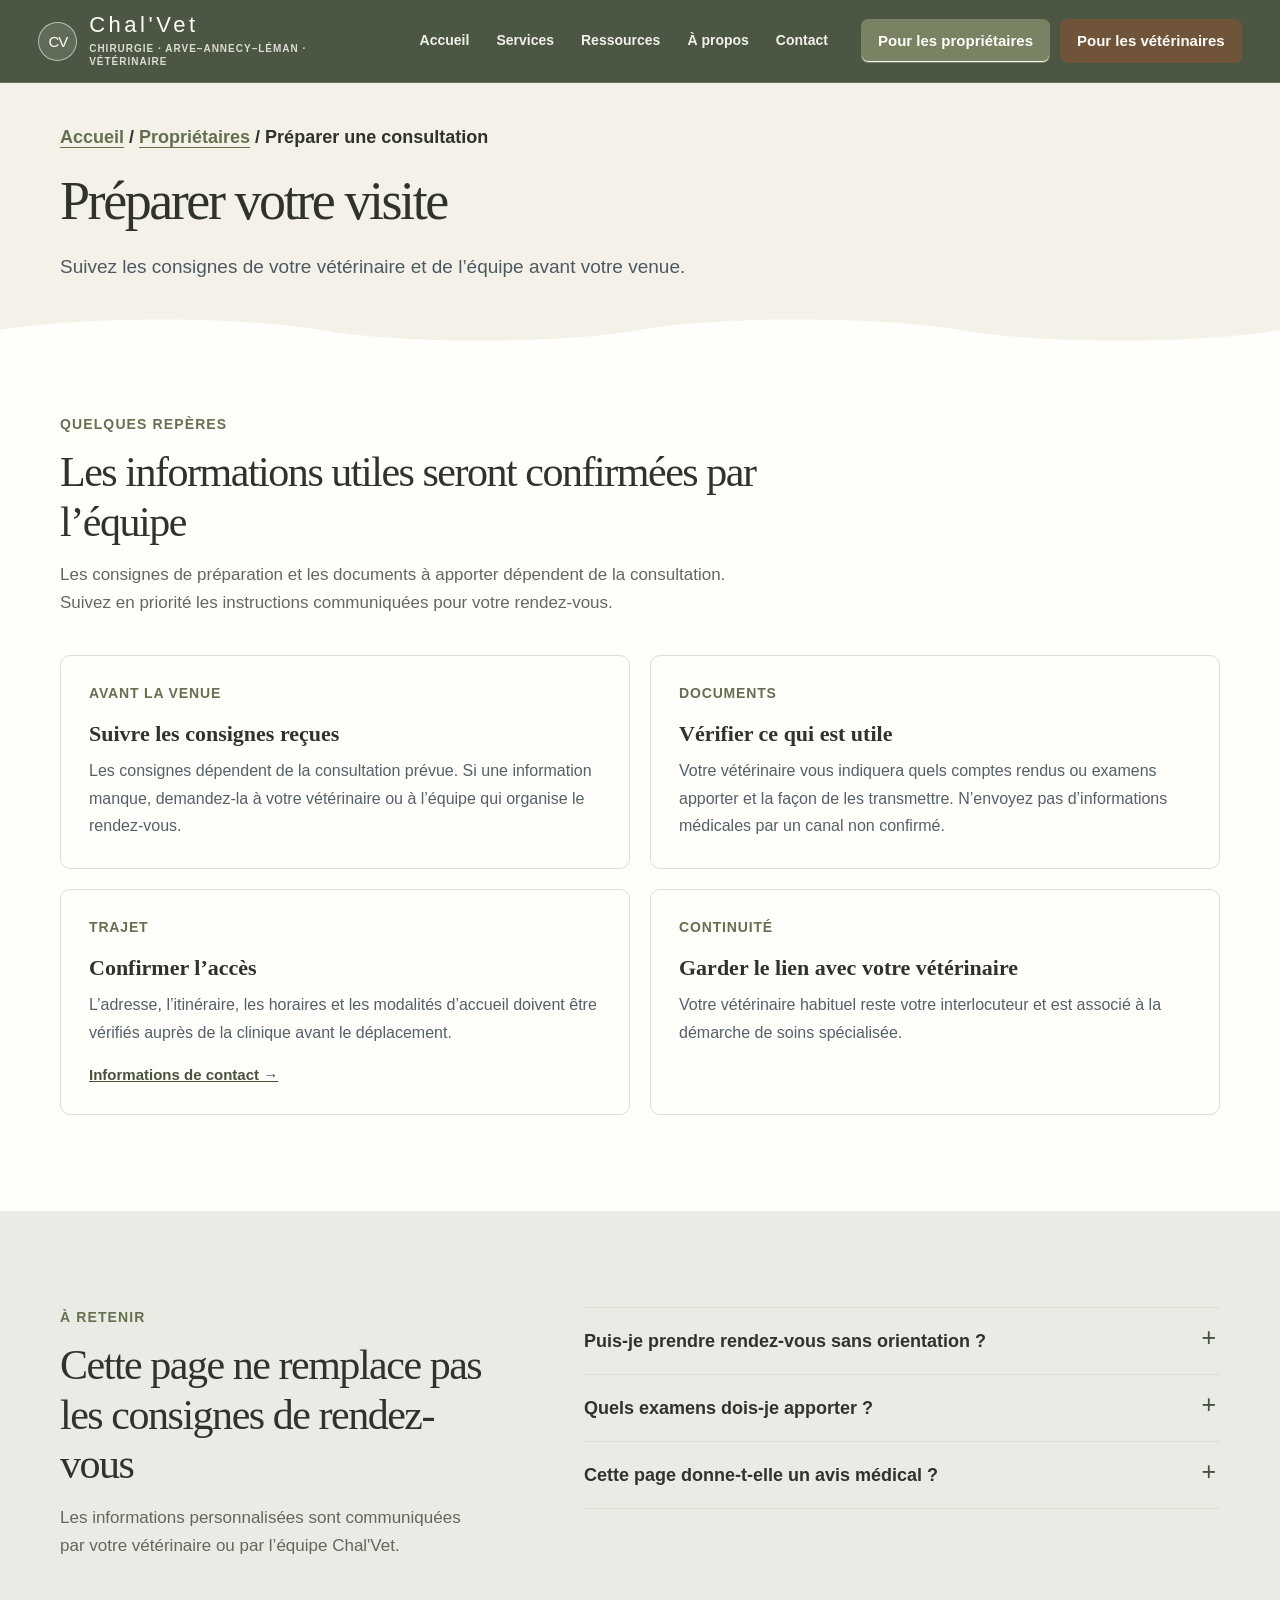
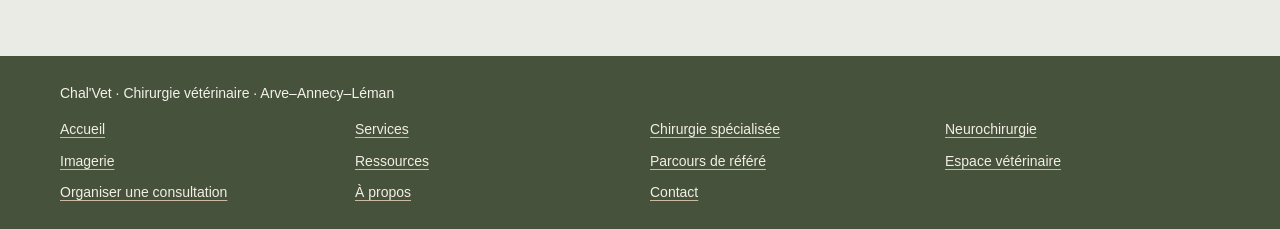
<file: Wireframes/Préparer une consultation/index.html>
<!doctype html>
<html lang="fr">
<head>
  <meta charset="utf-8"><meta name="viewport" content="width=device-width, initial-scale=1">
  <meta name="description" content="Repères généraux pour préparer une consultation spécialisée après orientation par votre vétérinaire.">
  <title>Préparer une consultation — Chal'Vet</title><link rel="stylesheet" href="../../Assets/wireframe.css">
</head>
<body>
  <a class="skip-link" href="#contenu">Aller au contenu</a>
  <div class="page-shell">
    <header class="site-header"><div class="container header-inner">
      <a class="brand" href="../Page%20d'accueil/index.html" aria-label="Chal'Vet — Accueil"><span class="brand-symbol" aria-hidden="true">CV</span><span><span class="brand-name">Chal'Vet</span><span class="brand-caption">Chirurgie · Arve–Annecy–Léman · Vétérinaire</span></span></a>
      <nav class="main-nav" aria-label="Navigation principale">
        <a class="nav-link" href="../Page%20d'accueil/index.html">Accueil</a><a class="nav-link" href="../Services/index.html">Services</a><a class="nav-link" href="../Ressources/index.html">Ressources</a><a class="nav-link" href="../À%20propos/index.html">À propos</a><a class="nav-link" href="../Contact/index.html">Contact</a>
      </nav>
        <nav class="header-actions" aria-label="Accès par profil">
          <a class="nav-owner-cta" href="../pour-les-proprietaires/index.html" aria-current="page">Pour les propriétaires</a>
          <a class="nav-cta" href="../pour-les-veterinaires/index.html">Pour les vétérinaires</a>
        </nav>
    </div></header>
    <main id="contenu">
      <section class="page-hero"><div class="container"><p class="breadcrumbs"><a href="../Page%20d'accueil/index.html">Accueil</a> / <a href="../pour-les-proprietaires/index.html">Propriétaires</a> / Préparer une consultation</p><h1>Préparer votre visite</h1><p class="lead">Suivez les consignes de votre vétérinaire et de l’équipe avant votre venue.</p></div></section>
      <section class="section"><div class="container"><div class="section-heading"><p class="eyebrow">Quelques repères</p><h2>Les informations utiles seront confirmées par l’équipe</h2><p class="section-intro">Les consignes de préparation et les documents à apporter dépendent de la consultation. Suivez en priorité les instructions communiquées pour votre rendez-vous.</p></div><div class="content-grid">
        <article class="content-panel"><span class="card-kicker">AVANT LA VENUE</span><h3>Suivre les consignes reçues</h3><p>Les consignes dépendent de la consultation prévue. Si une information manque, demandez-la à votre vétérinaire ou à l’équipe qui organise le rendez-vous.</p></article>
        <article class="content-panel"><span class="card-kicker">DOCUMENTS</span><h3>Vérifier ce qui est utile</h3><p>Votre vétérinaire vous indiquera quels comptes rendus ou examens apporter et la façon de les transmettre. N’envoyez pas d’informations médicales par un canal non confirmé.</p></article>
        <article class="content-panel"><span class="card-kicker">TRAJET</span><h3>Confirmer l’accès</h3><p>L’adresse, l’itinéraire, les horaires et les modalités d’accueil doivent être vérifiés auprès de la clinique avant le déplacement.</p><a class="card-link" href="../Contact/index.html">Informations de contact →</a></article>
        <article class="content-panel"><span class="card-kicker">CONTINUITÉ</span><h3>Garder le lien avec votre vétérinaire</h3><p>Votre vétérinaire habituel reste votre interlocuteur et est associé à la démarche de soins spécialisée.</p></article>
      </div></div></section>
      <section class="section section-soft"><div class="container faq-layout">
        <div class="section-heading"><p class="eyebrow">À retenir</p><h2>Cette page ne remplace pas les consignes de rendez-vous</h2><p class="section-intro">Les informations personnalisées sont communiquées par votre vétérinaire ou par l’équipe Chal'Vet.</p></div>
        <div class="faq-list"><details class="faq-item"><summary>Puis-je prendre rendez-vous sans orientation&nbsp;?</summary><p>Chal'Vet est une clinique de référé chirurgical. Commencez par contacter votre vétérinaire traitant, qui vous guidera dans la démarche.</p></details><details class="faq-item"><summary>Quels examens dois-je apporter&nbsp;?</summary><p>La liste dépend de la situation et des modalités retenues. Demandez à votre vétérinaire quelles pièces sont utiles et comment les transmettre.</p></details><details class="faq-item"><summary>Cette page donne-t-elle un avis médical&nbsp;?</summary><p>Non. Elle donne des repères généraux et ne permet ni d’évaluer l’état d’un animal ni de donner un conseil personnalisé.</p></details></div>
      </div></section>
    </main>
    <footer class="site-footer"><div class="container footer-inner"><p>Chal'Vet · Chirurgie vétérinaire · Arve–Annecy–Léman</p><nav class="footer-nav" aria-label="Navigation secondaire"><a href="../Page%20d'accueil/index.html">Accueil</a><a href="../Services/index.html">Services</a><a href="../Chirurgie%20spécialisée/index.html">Chirurgie spécialisée</a><a href="../Neurochirurgie/index.html">Neurochirurgie</a><a href="../Imagerie/index.html">Imagerie</a><a href="../Ressources/index.html">Ressources</a><a href="../pour-les-veterinaires/index.html">Parcours de référé</a><a href="../Espace%20professionnel/index.html">Espace vétérinaire</a><a href="../pour-les-proprietaires/index.html">Organiser une consultation</a><a href="../À%20propos/index.html">À propos</a><a href="../Contact/index.html">Contact</a></nav></div></footer>
  </div>
</body></html>
</file>
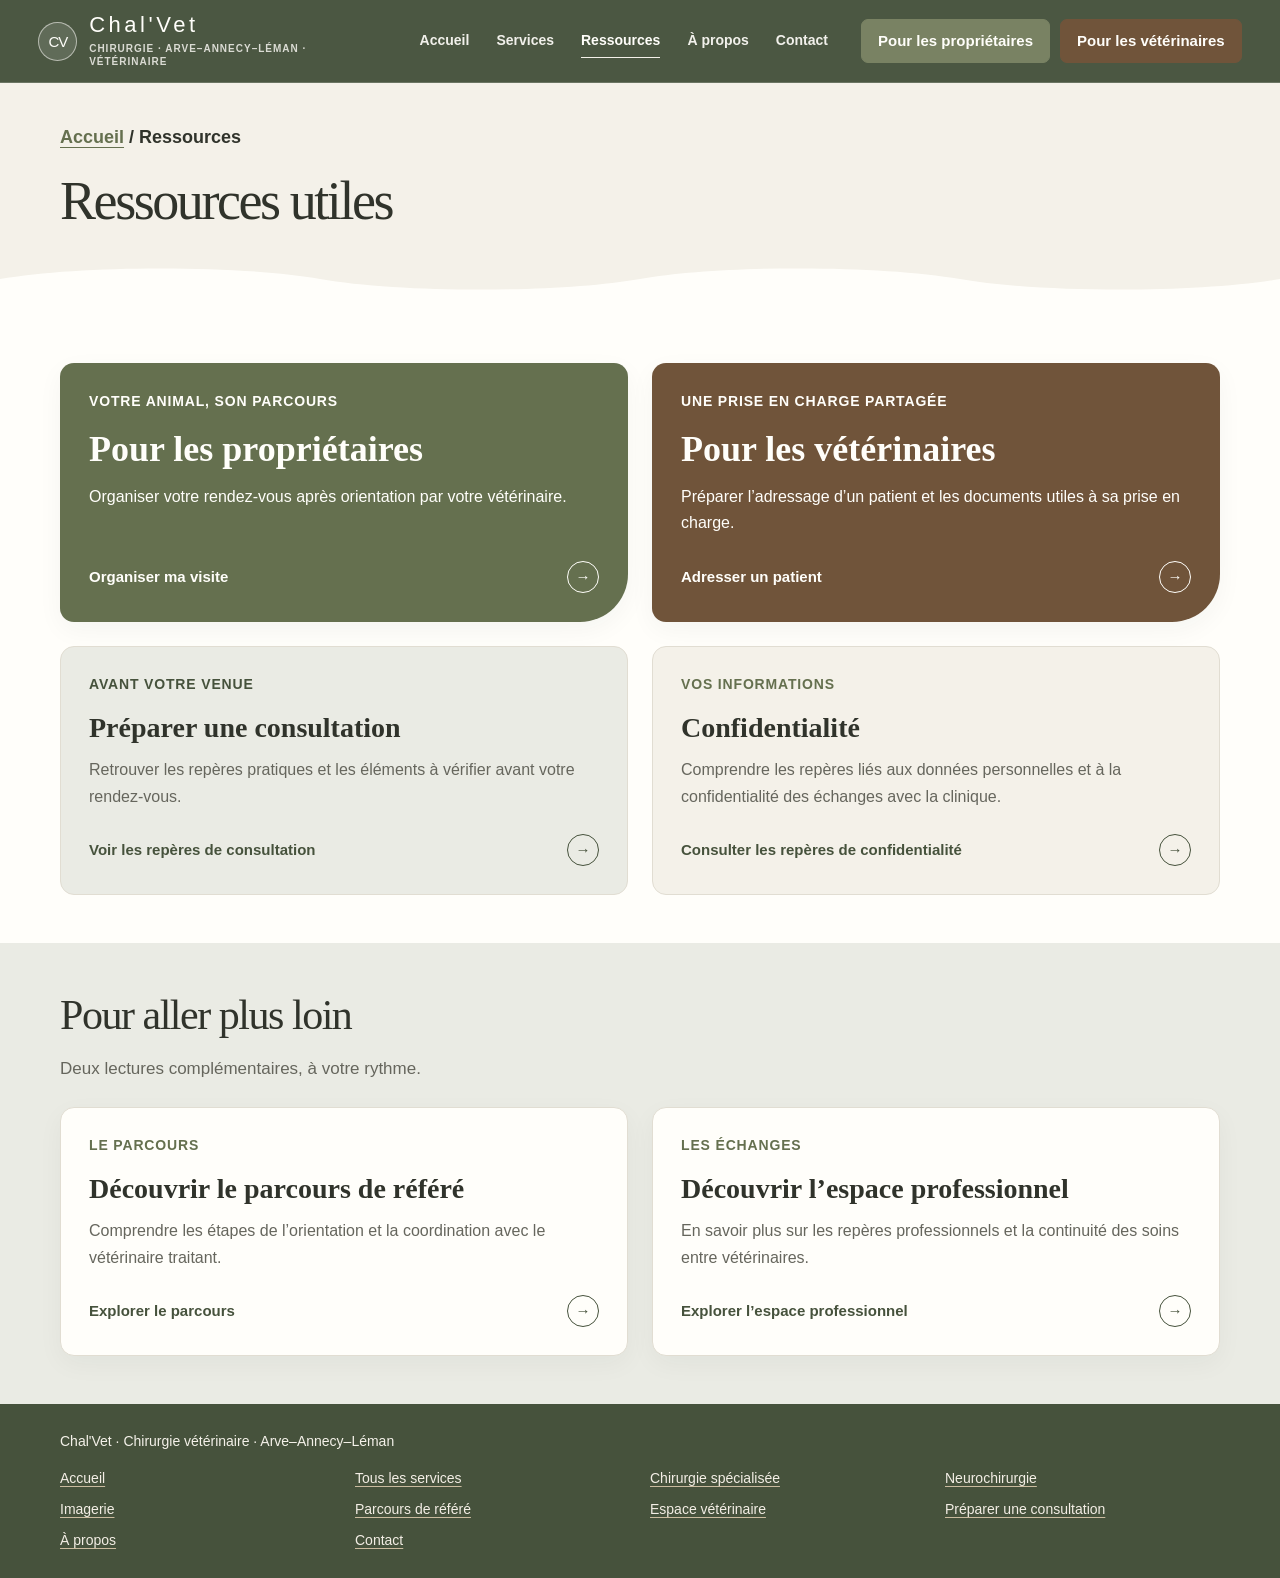
<file: Wireframes/Ressources/index.html>
<!doctype html>
<html lang="fr">
<head>
  <meta charset="utf-8"><meta name="viewport" content="width=device-width, initial-scale=1">
  <meta name="description" content="Les repères utiles pour préparer une consultation et comprendre le parcours de référé à Chal'Vet.">
  <title>Ressources — Chal'Vet</title><link rel="stylesheet" href="../../Assets/wireframe.css">
</head>
<body>
  <a class="skip-link" href="#contenu">Aller au contenu</a>
  <div class="page-shell">
    <header class="site-header"><div class="container header-inner">
      <a class="brand" href="../Page%20d'accueil/index.html" aria-label="Chal'Vet — Accueil"><span class="brand-symbol" aria-hidden="true">CV</span><span><span class="brand-name">Chal'Vet</span><span class="brand-caption">Chirurgie · Arve–Annecy–Léman · Vétérinaire</span></span></a>
      <nav class="main-nav" aria-label="Navigation principale">
        <a class="nav-link" href="../Page%20d'accueil/index.html">Accueil</a><a class="nav-link" href="../Services/index.html">Services</a><a class="nav-link" href="../Ressources/index.html" aria-current="page">Ressources</a><a class="nav-link" href="../À%20propos/index.html">À propos</a><a class="nav-link" href="../Contact/index.html">Contact</a>
      </nav>
        <nav class="header-actions" aria-label="Accès par profil">
          <a class="nav-owner-cta" href="../pour-les-proprietaires/index.html">Pour les propriétaires</a>
          <a class="nav-cta" href="../pour-les-veterinaires/index.html">Pour les vétérinaires</a>
        </nav>
    </div></header>
    <main id="contenu" class="resources-page">
      <section class="page-hero"><div class="container"><p class="breadcrumbs"><a href="../Page%20d'accueil/index.html">Accueil</a> / Ressources</p><h1>Ressources utiles</h1></div></section>
      <section class="section" aria-label="Informations essentielles"><div class="container">
        <div class="content-grid">
          <a class="card-link-wrapper resource-owner" href="../pour-les-proprietaires/index.html" aria-labelledby="owners-resource-title">
            <article class="card"><div class="card-body"><span class="card-kicker">VOTRE ANIMAL, SON PARCOURS</span><h3 class="card-title" id="owners-resource-title">Pour les propriétaires</h3><p>Organiser votre rendez-vous après orientation par votre vétérinaire.</p><span class="card-link">Organiser ma visite <span aria-hidden="true">→</span></span></div></article>
          </a>
          <a class="card-link-wrapper resource-vet" href="../pour-les-veterinaires/index.html" aria-labelledby="vets-resource-title">
            <article class="card"><div class="card-body"><span class="card-kicker">UNE PRISE EN CHARGE PARTAGÉE</span><h3 class="card-title" id="vets-resource-title">Pour les vétérinaires</h3><p>Préparer l’adressage d’un patient et les documents utiles à sa prise en charge.</p><span class="card-link">Adresser un patient <span aria-hidden="true">→</span></span></div></article>
          </a>
          <a class="card-link-wrapper resource-practical" href="../Préparer%20une%20consultation/index.html" aria-labelledby="consultation-resource-title">
            <article class="card"><div class="card-body"><span class="card-kicker">AVANT VOTRE VENUE</span><h3 class="card-title" id="consultation-resource-title">Préparer une consultation</h3><p>Retrouver les repères pratiques et les éléments à vérifier avant votre rendez-vous.</p><span class="card-link">Voir les repères de consultation <span aria-hidden="true">→</span></span></div></article>
          </a>
          <a class="card-link-wrapper resource-neutral" href="../Confidentialité/index.html" aria-labelledby="privacy-resource-title">
            <article class="card"><div class="card-body"><span class="card-kicker">VOS INFORMATIONS</span><h3 class="card-title" id="privacy-resource-title">Confidentialité</h3><p>Comprendre les repères liés aux données personnelles et à la confidentialité des échanges avec la clinique.</p><span class="card-link">Consulter les repères de confidentialité <span aria-hidden="true">→</span></span></div></article>
          </a>
        </div>
      </div></section>
      <section class="section section-soft section-no-wave" aria-labelledby="optional-resources-title"><div class="container">
        <div class="section-heading"><h2 id="optional-resources-title">Pour aller plus loin</h2><p class="section-intro">Deux lectures complémentaires, à votre rythme.</p></div>
        <div class="content-grid">
          <a class="card-link-wrapper" href="../pour-les-veterinaires/index.html" aria-labelledby="referral-resource-title">
            <article class="card"><div class="card-body"><span class="card-kicker">LE PARCOURS</span><h3 class="card-title" id="referral-resource-title">Découvrir le parcours de référé</h3><p>Comprendre les étapes de l’orientation et la coordination avec le vétérinaire traitant.</p><span class="card-link">Explorer le parcours <span aria-hidden="true">→</span></span></div></article>
          </a>
          <a class="card-link-wrapper" href="../Espace%20professionnel/index.html" aria-labelledby="professional-resource-title">
            <article class="card"><div class="card-body"><span class="card-kicker">LES ÉCHANGES</span><h3 class="card-title" id="professional-resource-title">Découvrir l’espace professionnel</h3><p>En savoir plus sur les repères professionnels et la continuité des soins entre vétérinaires.</p><span class="card-link">Explorer l’espace professionnel <span aria-hidden="true">→</span></span></div></article>
          </a>
        </div>
      </div></section>
    </main>
    <footer class="site-footer"><div class="container footer-inner"><p>Chal'Vet · Chirurgie vétérinaire · Arve–Annecy–Léman</p><nav class="footer-nav" aria-label="Navigation secondaire"><a href="../Page%20d'accueil/index.html">Accueil</a><a href="../Services/index.html">Tous les services</a><a href="../Chirurgie%20spécialisée/index.html">Chirurgie spécialisée</a><a href="../Neurochirurgie/index.html">Neurochirurgie</a><a href="../Imagerie/index.html">Imagerie</a><a href="../pour-les-veterinaires/index.html">Parcours de référé</a><a href="../Espace%20professionnel/index.html">Espace vétérinaire</a><a href="../Préparer%20une%20consultation/index.html">Préparer une consultation</a><a href="../À%20propos/index.html">À propos</a><a href="../Contact/index.html">Contact</a></nav></div></footer>
  </div>
</body></html>
</file>
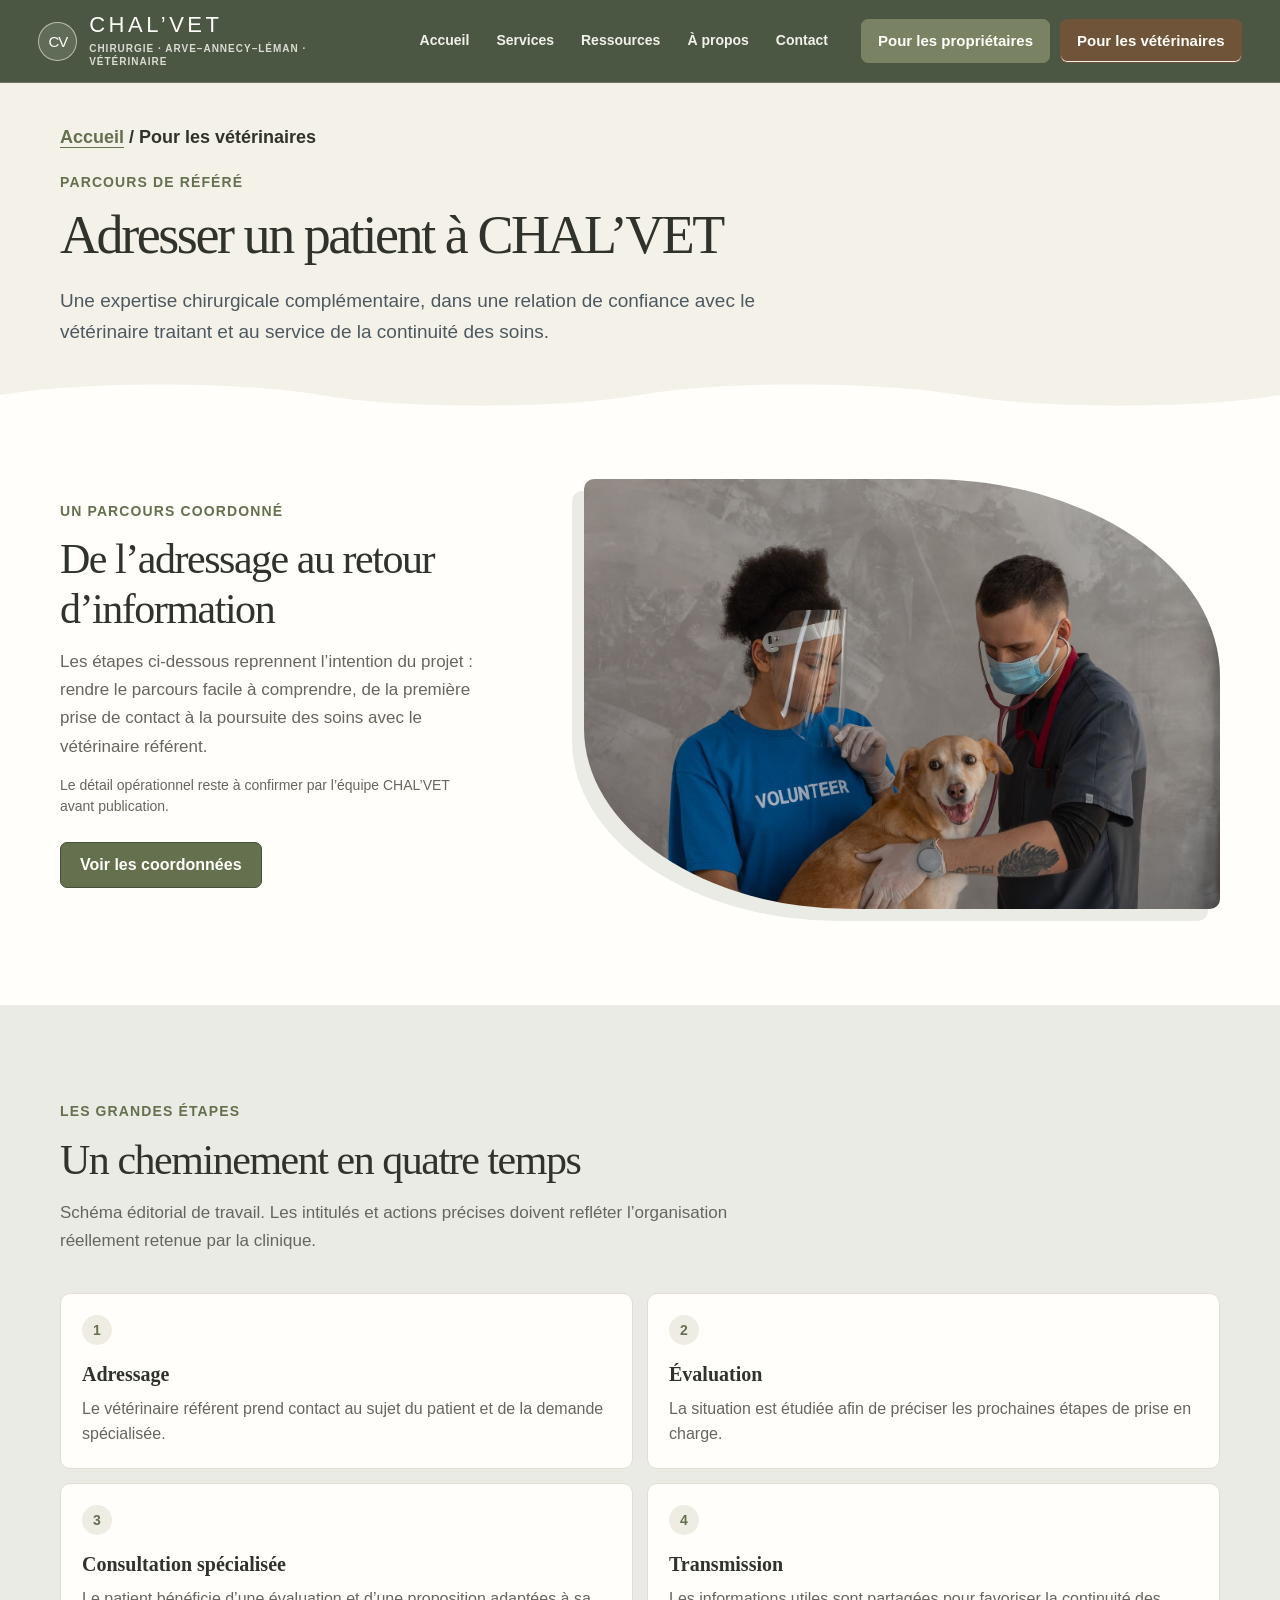
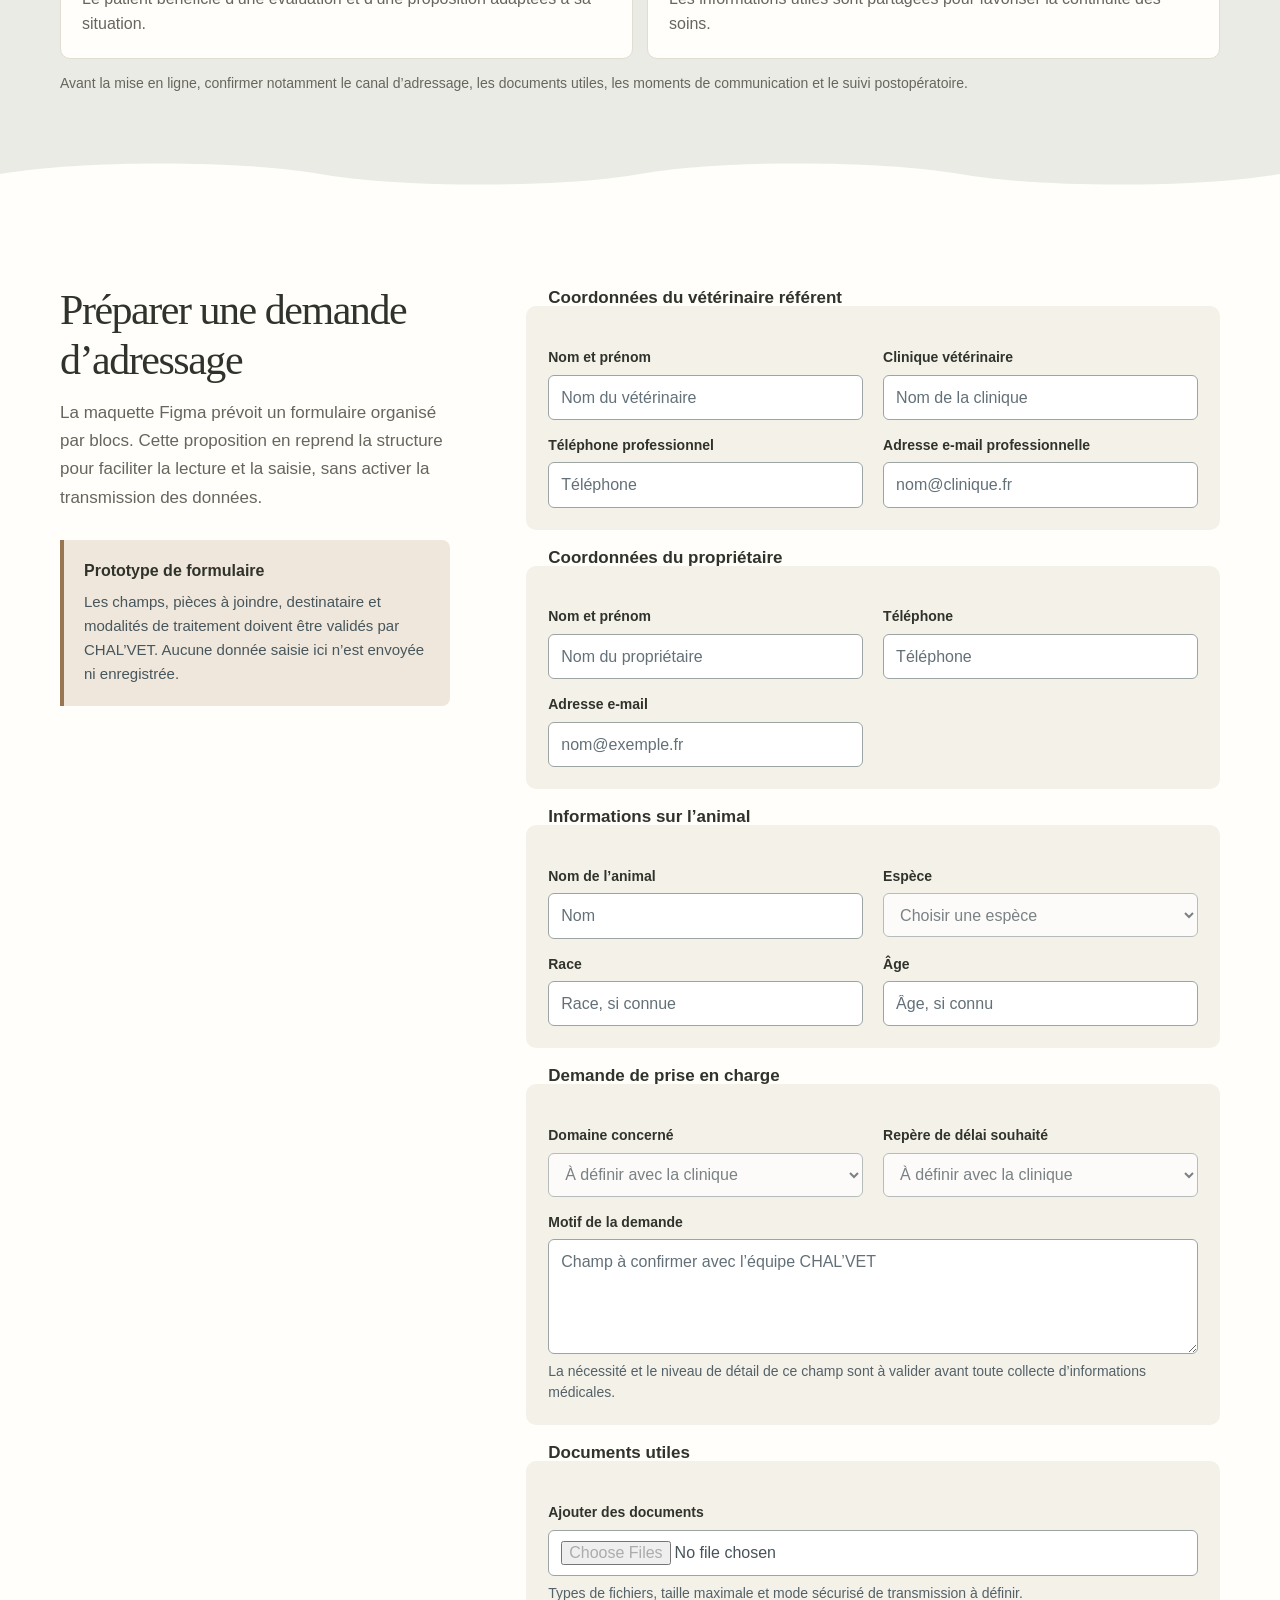
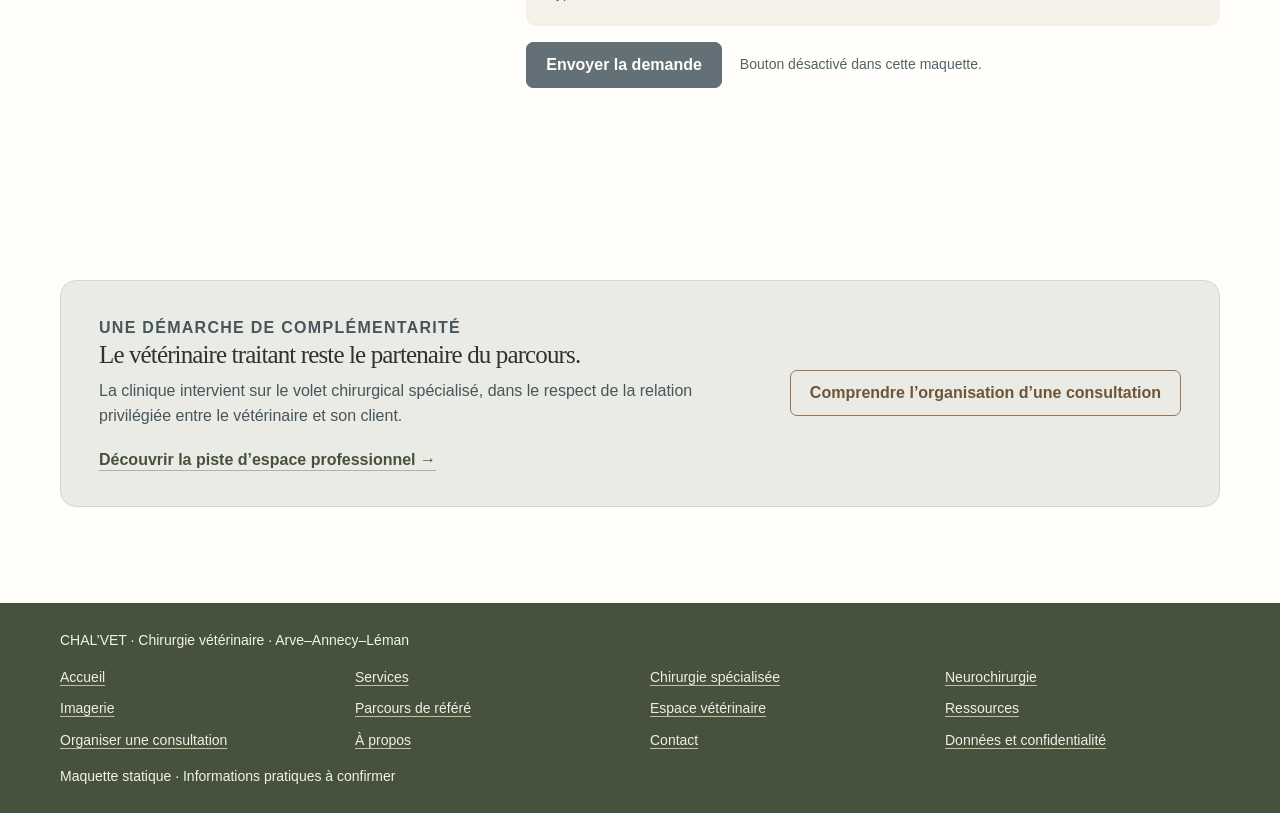
<file: Wireframes/Référer un cas/index.html>
<!doctype html>
<html lang="fr">
<head>
  <meta charset="utf-8"><meta name="viewport" content="width=device-width, initial-scale=1">
  <meta name="description" content="Pour les vétérinaires : découvrez le parcours de référé et les modalités d’adressage à CHAL’VET.">
  <title>Pour les vétérinaires — CHAL’VET | Wireframe</title><link rel="stylesheet" href="../../Assets/wireframe.css">
</head>
<body>
  <a class="skip-link" href="#contenu">Aller au contenu</a>
  <div class="page-shell">
    <header class="site-header"><div class="container header-inner">
      <a class="brand" href="../Page%20d'accueil/index.html" aria-label="CHAL’VET — Accueil"><span class="brand-symbol" aria-hidden="true">CV</span><span><span class="brand-name">CHAL’VET</span><span class="brand-caption">Chirurgie · Arve–Annecy–Léman · Vétérinaire</span></span></a>
      <nav class="main-nav" aria-label="Navigation principale">
        <a class="nav-link" href="../Page%20d'accueil/index.html">Accueil</a><a class="nav-link" href="../Services/index.html">Services</a><a class="nav-link" href="../Ressources/index.html">Ressources</a><a class="nav-link" href="../À%20propos/index.html">À propos</a><a class="nav-link" href="../Contact/index.html">Contact</a>
      </nav>
        <nav class="header-actions" aria-label="Accès par profil">
          <a class="nav-owner-cta" href="../Prendre%20RDV/index.html">Pour les propriétaires</a>
          <a class="nav-cta" href="../Référer%20un%20cas/index.html" aria-current="page">Pour les vétérinaires</a>
        </nav>
    </div></header>
    <main id="contenu">
      <section class="page-hero"><div class="container"><p class="breadcrumbs"><a href="../Page%20d'accueil/index.html">Accueil</a> / Pour les vétérinaires</p><p class="eyebrow">Parcours de référé</p><h1>Adresser un patient à CHAL’VET</h1><p class="lead">Une expertise chirurgicale complémentaire, dans une relation de confiance avec le vétérinaire traitant et au service de la continuité des soins.</p></div></section>
      <section class="section"><div class="container split">
        <div><p class="eyebrow">Un parcours coordonné</p><h2>De l’adressage au retour d’information</h2><p class="section-intro">Les étapes ci-dessous reprennent l’intention du projet : rendre le parcours facile à comprendre, de la première prise de contact à la poursuite des soins avec le vétérinaire référent.</p><p class="note">Le détail opérationnel reste à confirmer par l’équipe CHAL’VET avant publication.</p><p class="action-spacing"><a class="button" href="../Contact/index.html">Voir les coordonnées</a></p></div>
        <img class="photo-panel photo-panel-referral" src="../../Assets/Images/relation-humain-animal.jpg" alt="Une équipe vétérinaire accompagne un chien lors d’un examen.">
      </div></section>
      <section class="section section-soft"><div class="container">
        <div class="section-heading"><p class="eyebrow">Les grandes étapes</p><h2>Un cheminement en quatre temps</h2><p class="section-intro">Schéma éditorial de travail. Les intitulés et actions précises doivent refléter l’organisation réellement retenue par la clinique.</p></div>
        <div class="steps">
          <article class="step"><span class="step-number">1</span><h3>Adressage</h3><p>Le vétérinaire référent prend contact au sujet du patient et de la demande spécialisée.</p></article>
          <article class="step"><span class="step-number">2</span><h3>Évaluation</h3><p>La situation est étudiée afin de préciser les prochaines étapes de prise en charge.</p></article>
          <article class="step"><span class="step-number">3</span><h3>Consultation spécialisée</h3><p>Le patient bénéficie d’une évaluation et d’une proposition adaptées à sa situation.</p></article>
          <article class="step"><span class="step-number">4</span><h3>Transmission</h3><p>Les informations utiles sont partagées pour favoriser la continuité des soins.</p></article>
        </div>
        <p class="note">Avant la mise en ligne, confirmer notamment le canal d’adressage, les documents utiles, les moments de communication et le suivi postopératoire.</p>
      </div></section>
      <section class="section" id="formulaire-referer" aria-labelledby="referral-form-title">
        <div class="container referral-layout">
          <div class="referral-intro">
            <h2 id="referral-form-title">Préparer une demande d’adressage</h2>
            <p class="section-intro">La maquette Figma prévoit un formulaire organisé par blocs. Cette proposition en reprend la structure pour faciliter la lecture et la saisie, sans activer la transmission des données.</p>
            <aside class="form-notice" aria-label="Prototype non fonctionnel">
              <strong>Prototype de formulaire</strong>
              <p>Les champs, pièces à joindre, destinataire et modalités de traitement doivent être validés par CHAL’VET. Aucune donnée saisie ici n’est envoyée ni enregistrée.</p>
            </aside>
          </div>
          <div class="referral-form-mockup" aria-label="Aperçu non fonctionnel du formulaire d’adressage">
            <fieldset disabled>
              <legend>Coordonnées du vétérinaire référent</legend>
              <div class="form-grid">
                <div class="form-field"><label for="referent-name">Nom et prénom</label><input id="referent-name" type="text" placeholder="Nom du vétérinaire"></div>
                <div class="form-field"><label for="clinic-name">Clinique vétérinaire</label><input id="clinic-name" type="text" placeholder="Nom de la clinique"></div>
                <div class="form-field"><label for="referent-phone">Téléphone professionnel</label><input id="referent-phone" type="tel" placeholder="Téléphone"></div>
                <div class="form-field"><label for="referent-email">Adresse e-mail professionnelle</label><input id="referent-email" type="email" placeholder="nom@clinique.fr"></div>
              </div>
            </fieldset>
            <fieldset disabled>
              <legend>Coordonnées du propriétaire</legend>
              <div class="form-grid">
                <div class="form-field"><label for="owner-name">Nom et prénom</label><input id="owner-name" type="text" placeholder="Nom du propriétaire"></div>
                <div class="form-field"><label for="owner-phone">Téléphone</label><input id="owner-phone" type="tel" placeholder="Téléphone"></div>
                <div class="form-field"><label for="owner-email">Adresse e-mail</label><input id="owner-email" type="email" placeholder="nom@exemple.fr"></div>
              </div>
            </fieldset>
            <fieldset disabled>
              <legend>Informations sur l’animal</legend>
              <div class="form-grid">
                <div class="form-field"><label for="animal-name">Nom de l’animal</label><input id="animal-name" type="text" placeholder="Nom"></div>
                <div class="form-field"><label for="animal-species">Espèce</label><select id="animal-species"><option>Choisir une espèce</option><option>Chien</option><option>Chat</option></select></div>
                <div class="form-field"><label for="animal-breed">Race</label><input id="animal-breed" type="text" placeholder="Race, si connue"></div>
                <div class="form-field"><label for="animal-age">Âge</label><input id="animal-age" type="text" placeholder="Âge, si connu"></div>
              </div>
            </fieldset>
            <fieldset disabled>
              <legend>Demande de prise en charge</legend>
              <div class="form-grid">
                <div class="form-field"><label for="referral-area">Domaine concerné</label><select id="referral-area"><option>À définir avec la clinique</option><option>Chirurgie spécialisée</option><option>Neurochirurgie rachidienne</option><option>Imagerie en appui à la chirurgie</option></select></div>
                <div class="form-field"><label for="referral-timing">Repère de délai souhaité</label><select id="referral-timing"><option>À définir avec la clinique</option></select></div>
                <div class="form-field form-field-wide"><label for="referral-summary">Motif de la demande</label><textarea id="referral-summary" rows="4" placeholder="Champ à confirmer avec l’équipe CHAL’VET"></textarea><span class="field-hint">La nécessité et le niveau de détail de ce champ sont à valider avant toute collecte d’informations médicales.</span></div>
              </div>
            </fieldset>
            <fieldset disabled>
              <legend>Documents utiles</legend>
              <div class="form-field"><label for="referral-files">Ajouter des documents</label><input id="referral-files" type="file" multiple><span class="field-hint">Types de fichiers, taille maximale et mode sécurisé de transmission à définir.</span></div>
            </fieldset>
            <div class="form-actions">
              <button class="button" type="button" disabled>Envoyer la demande</button>
              <span class="field-hint">Bouton désactivé dans cette maquette.</span>
            </div>
          </div>
        </div>
      </section>
      <section class="section"><div class="container"><div class="callout"><div><p class="eyebrow">Une démarche de complémentarité</p><h2>Le vétérinaire traitant reste le partenaire du parcours.</h2><p>La clinique intervient sur le volet chirurgical spécialisé, dans le respect de la relation privilégiée entre le vétérinaire et son client.</p><p class="action-spacing-tight"><a class="text-link" href="../Espace%20professionnel/index.html">Découvrir la piste d’espace professionnel →</a></p></div><a class="button button-secondary" href="../Prendre%20RDV/index.html">Comprendre l’organisation d’une consultation</a></div></div></section>
    </main>
    <footer class="site-footer"><div class="container footer-inner"><p>CHAL’VET · Chirurgie vétérinaire · Arve–Annecy–Léman</p><nav class="footer-nav" aria-label="Plan du site"><a href="../Page%20d'accueil/index.html">Accueil</a><a href="../Services/index.html">Services</a><a href="../Chirurgie%20spécialisée/index.html">Chirurgie spécialisée</a><a href="../Neurochirurgie/index.html">Neurochirurgie</a><a href="../Imagerie/index.html">Imagerie</a><a href="../Référer%20un%20cas/index.html">Parcours de référé</a><a href="../Espace%20professionnel/index.html">Espace vétérinaire</a><a href="../Ressources/index.html">Ressources</a><a href="../Prendre%20RDV/index.html">Organiser une consultation</a><a href="../À%20propos/index.html">À propos</a><a href="../Contact/index.html">Contact</a><a href="../Confidentialité/index.html">Données et confidentialité</a></nav><p>Maquette statique · Informations pratiques à confirmer</p></div></footer>
  </div>
</body></html>
</file>
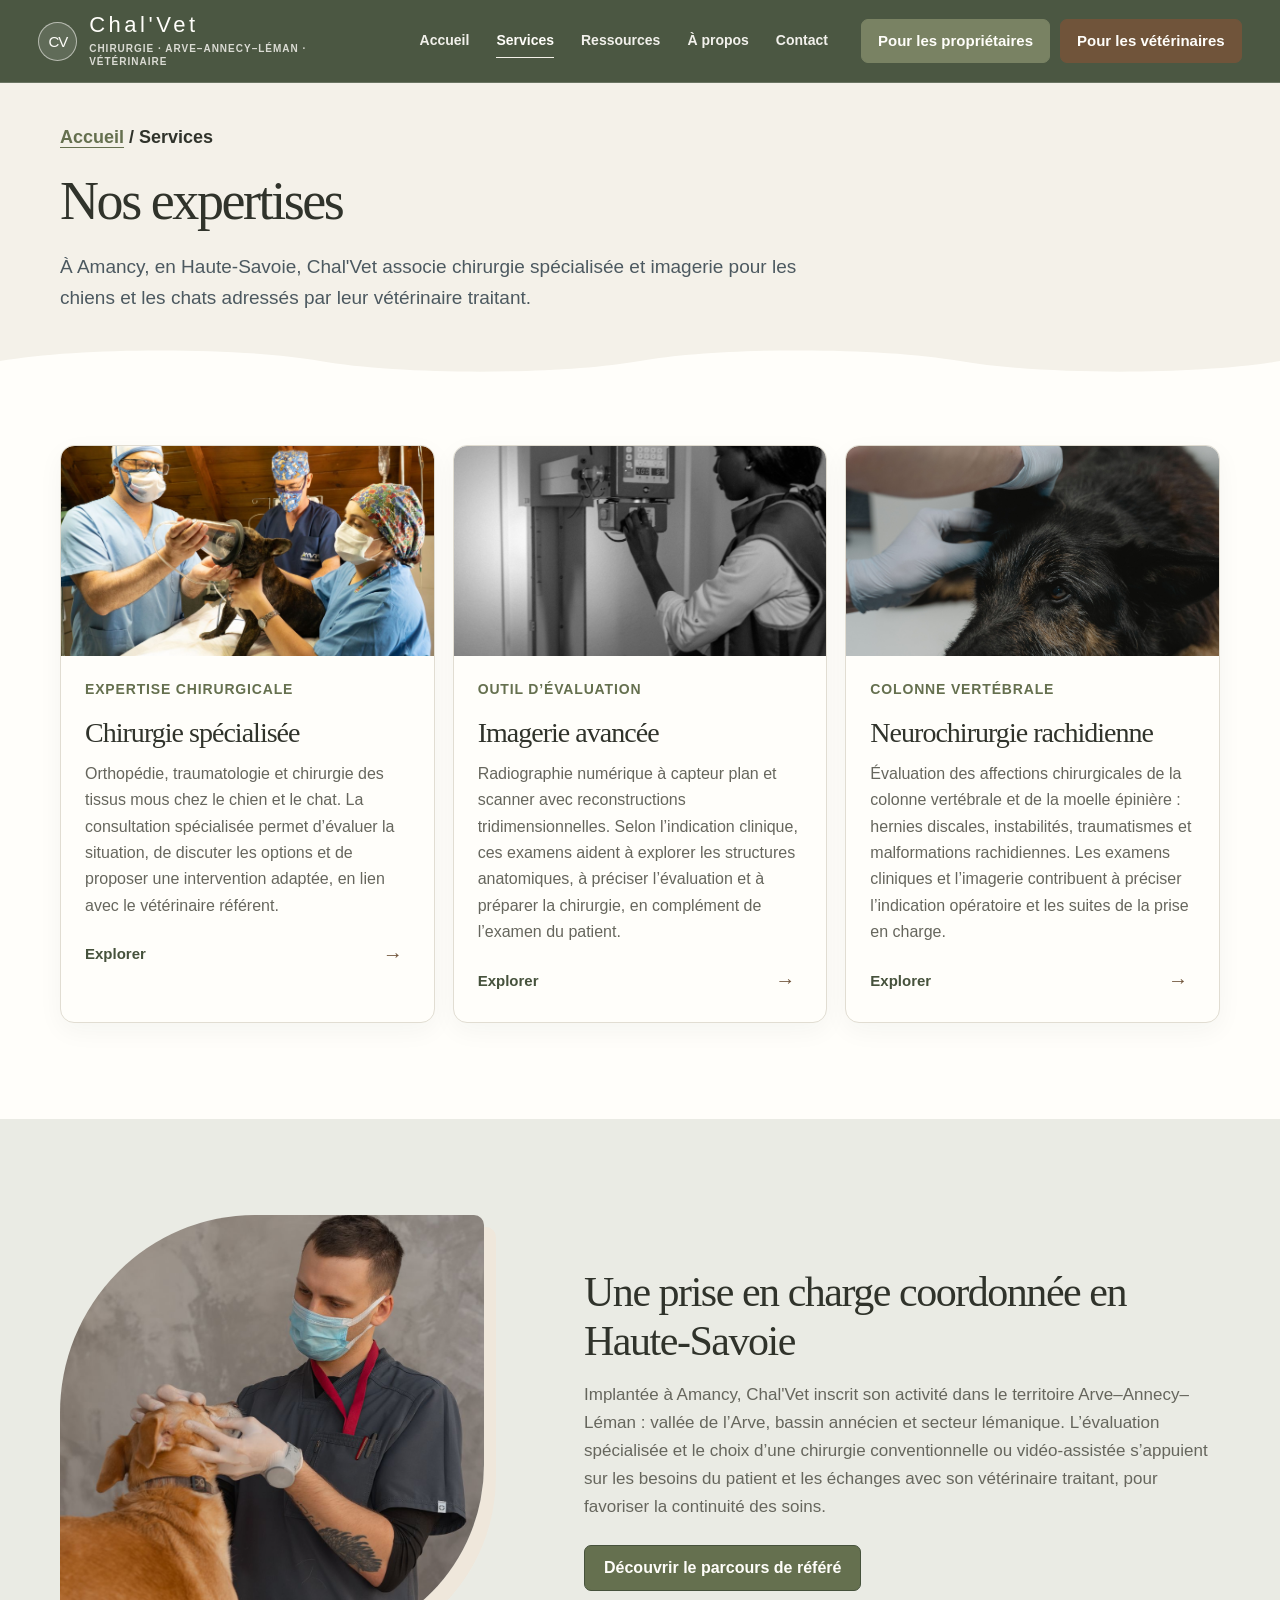
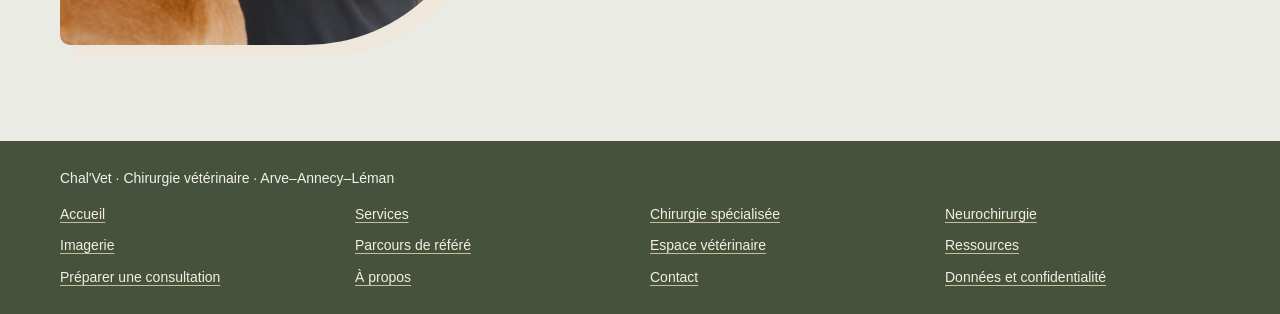
<file: Wireframes/Services/index.html>
<!doctype html>
<html lang="fr">
<head>
  <meta charset="utf-8"><meta name="viewport" content="width=device-width, initial-scale=1">
  <meta name="description" content="Chal'Vet à Amancy, en Haute-Savoie : chirurgie spécialisée, neurochirurgie rachidienne et imagerie pour les chiens et les chats adressés par leur vétérinaire.">
  <title>Chirurgie vétérinaire à Amancy, Haute-Savoie | Chal'Vet</title><link rel="stylesheet" href="../../Assets/wireframe.css">
</head>
<body>
  <a class="skip-link" href="#contenu">Aller au contenu</a>
  <div class="page-shell">
    <header class="site-header"><div class="container header-inner">
      <a class="brand" href="../Page%20d'accueil/index.html" aria-label="Chal'Vet — Accueil"><span class="brand-symbol" aria-hidden="true">CV</span><span><span class="brand-name">Chal'Vet</span><span class="brand-caption">Chirurgie · Arve–Annecy–Léman · Vétérinaire</span></span></a>
      <nav class="main-nav" aria-label="Navigation principale">
        <a class="nav-link" href="../Page%20d'accueil/index.html">Accueil</a><a class="nav-link" href="../Services/index.html" aria-current="page">Services</a><a class="nav-link" href="../Ressources/index.html">Ressources</a><a class="nav-link" href="../À%20propos/index.html">À propos</a><a class="nav-link" href="../Contact/index.html">Contact</a>
      </nav>
        <nav class="header-actions" aria-label="Accès par profil">
          <a class="nav-owner-cta" href="../pour-les-proprietaires/index.html">Pour les propriétaires</a>
          <a class="nav-cta" href="../pour-les-veterinaires/index.html">Pour les vétérinaires</a>
        </nav>
    </div></header>
    <main id="contenu">
      <section class="page-hero"><div class="container"><p class="breadcrumbs"><a href="../Page%20d'accueil/index.html">Accueil</a> / Services</p><h1>Nos expertises</h1><p class="lead">À Amancy, en Haute-Savoie, Chal'Vet associe chirurgie spécialisée et imagerie pour les chiens et les chats adressés par leur vétérinaire traitant.</p></div></section>
      <section class="section"><div class="container">
        <div class="card-grid">
          <a class="card-link-wrapper" href="../Chirurgie%20spécialisée/index.html" aria-label="Découvrir la chirurgie spécialisée"><article class="card"><img class="card-image" src="../../Assets/Images/preparation-chirurgie-chien.jpg" alt="Une équipe vétérinaire prépare un chien à une intervention."><div class="card-body"><span class="card-kicker">EXPERTISE CHIRURGICALE</span><h2 class="card-title">Chirurgie spécialisée</h2><p>Orthopédie, traumatologie et chirurgie des tissus mous chez le chien et le chat. La consultation spécialisée permet d’évaluer la situation, de discuter les options et de proposer une intervention adaptée, en lien avec le vétérinaire référent.</p><span class="card-link"><span>Explorer</span><span class="card-arrow" aria-hidden="true"><span>→</span></span></span></div></article></a>
          <a class="card-link-wrapper" href="../Imagerie/index.html" aria-label="Découvrir l’imagerie en appui à la chirurgie"><article class="card"><img class="card-image" src="../../Assets/Images/imagerie-veterinaire-radiographie.jpg" alt="Une vétérinaire prépare un chien pour une radiographie avec un appareil d’imagerie visible."><div class="card-body"><span class="card-kicker">OUTIL D’ÉVALUATION</span><h2 class="card-title">Imagerie avancée</h2><p>Radiographie numérique à capteur plan et scanner avec reconstructions tridimensionnelles. Selon l’indication clinique, ces examens aident à explorer les structures anatomiques, à préciser l’évaluation et à préparer la chirurgie, en complément de l’examen du patient.</p><span class="card-link"><span>Explorer</span><span class="card-arrow" aria-hidden="true"><span>→</span></span></span></div></article></a>
          <a class="card-link-wrapper" href="../Neurochirurgie/index.html" aria-label="Découvrir la neurochirurgie rachidienne"><article class="card"><img class="card-image" src="../../Assets/pexels-tima-miroshnichenko-6234624.jpg" alt="Un vétérinaire examine un chien en clinique."><div class="card-body"><span class="card-kicker">COLONNE VERTÉBRALE</span><h2 class="card-title">Neurochirurgie rachidienne</h2><p>Évaluation des affections chirurgicales de la colonne vertébrale et de la moelle épinière : hernies discales, instabilités, traumatismes et malformations rachidiennes. Les examens cliniques et l’imagerie contribuent à préciser l’indication opératoire et les suites de la prise en charge.</p><span class="card-link"><span>Explorer</span><span class="card-arrow"><span>→</span></span></span></div></article></a>
        </div>
      </div></section>
      <section class="section section-soft section-no-wave"><div class="container split">
        <img class="photo-panel" src="../../Assets/Images/consultation-veterinaire-chien.jpg" alt="Un vétérinaire examine un chien pendant une consultation.">
        <div><h2>Une prise en charge coordonnée en Haute-Savoie</h2><p class="section-intro">Implantée à Amancy, Chal'Vet inscrit son activité dans le territoire Arve–Annecy–Léman : vallée de l’Arve, bassin annécien et secteur lémanique. L’évaluation spécialisée et le choix d’une chirurgie conventionnelle ou vidéo-assistée s’appuient sur les besoins du patient et les échanges avec son vétérinaire traitant, pour favoriser la continuité des soins.</p><p class="action-spacing"><a class="button" href="../pour-les-veterinaires/index.html">Découvrir le parcours de référé</a></p></div>
      </div></section>
    </main>
    <footer class="site-footer"><div class="container footer-inner"><p>Chal'Vet · Chirurgie vétérinaire · Arve–Annecy–Léman</p><nav class="footer-nav" aria-label="Plan du site"><a href="../Page%20d'accueil/index.html">Accueil</a><a href="../Services/index.html">Services</a><a href="../Chirurgie%20spécialisée/index.html">Chirurgie spécialisée</a><a href="../Neurochirurgie/index.html">Neurochirurgie</a><a href="../Imagerie/index.html">Imagerie</a><a href="../pour-les-veterinaires/index.html">Parcours de référé</a><a href="../Espace%20professionnel/index.html">Espace vétérinaire</a><a href="../Ressources/index.html">Ressources</a><a href="../Préparer%20une%20consultation/index.html">Préparer une consultation</a><a href="../À%20propos/index.html">À propos</a><a href="../Contact/index.html">Contact</a><a href="../Confidentialité/index.html">Données et confidentialité</a></nav></div></footer>
  </div>
</body></html>
</file>
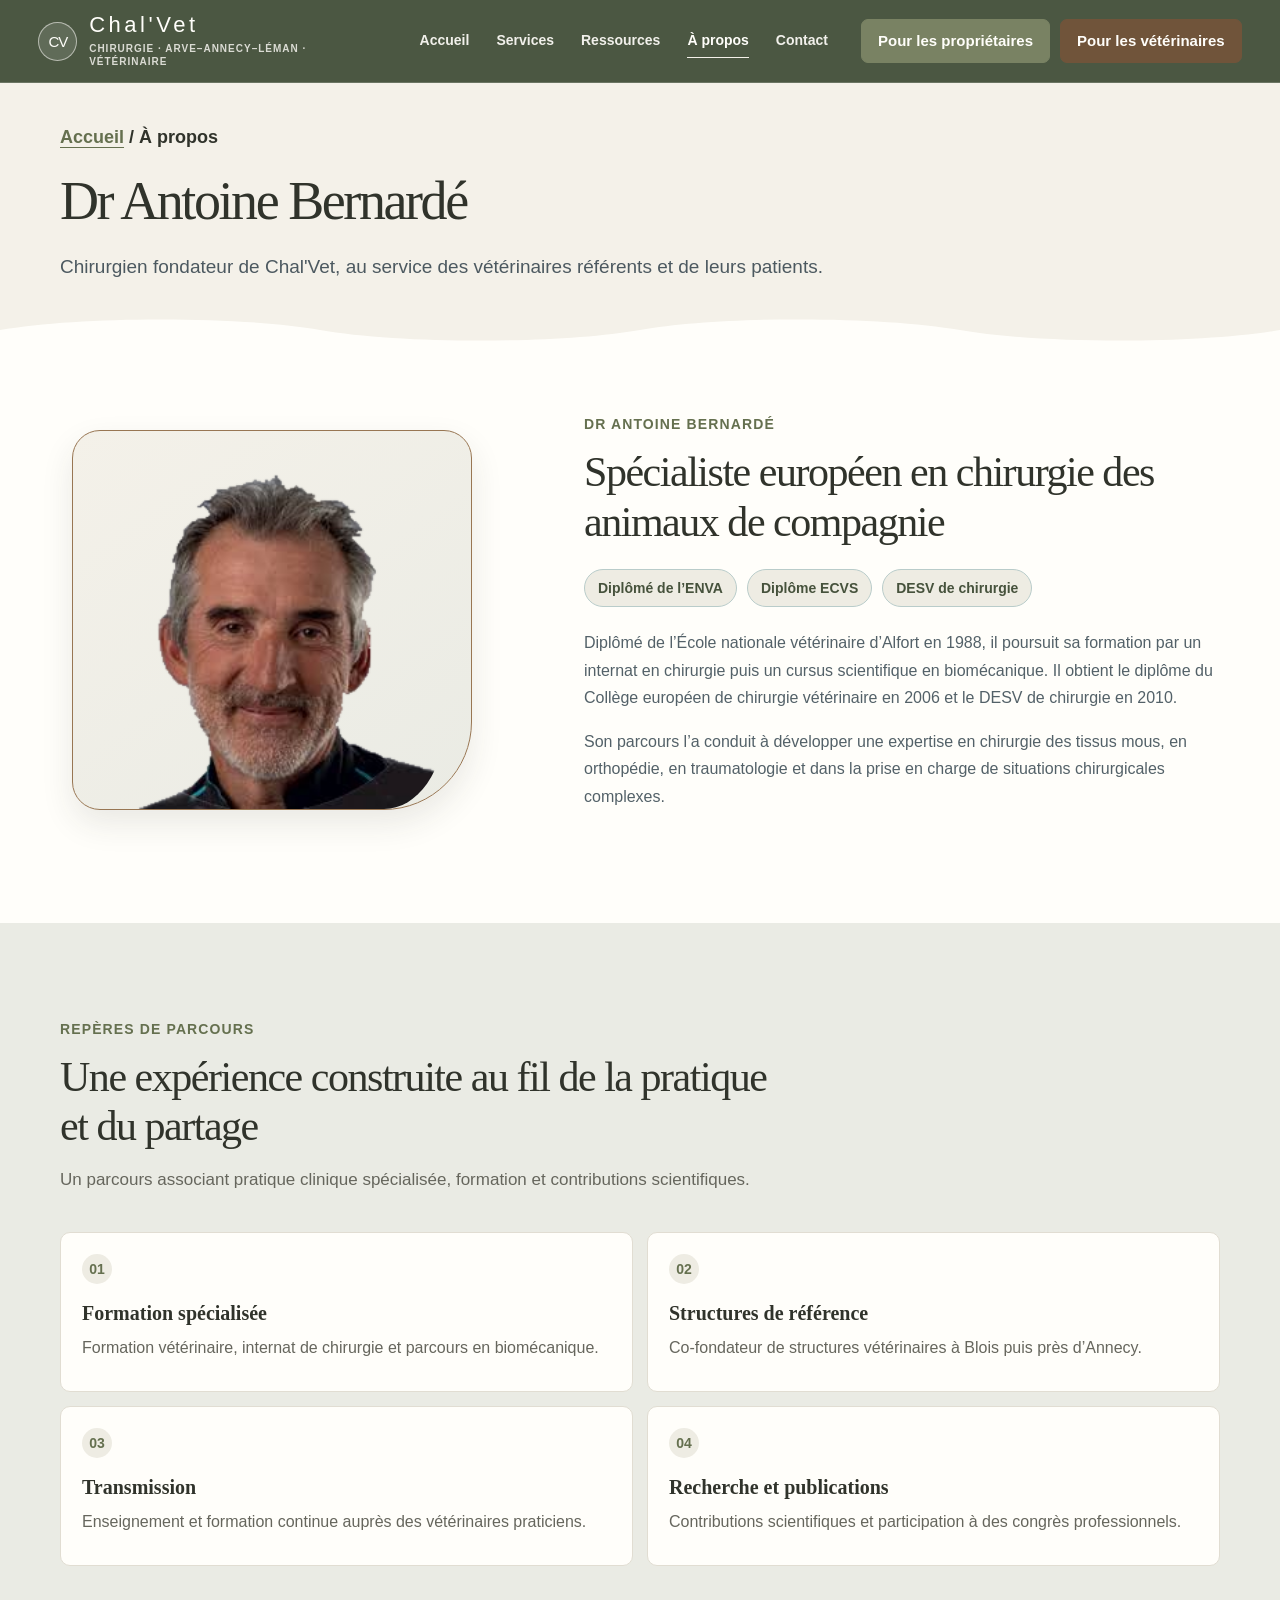
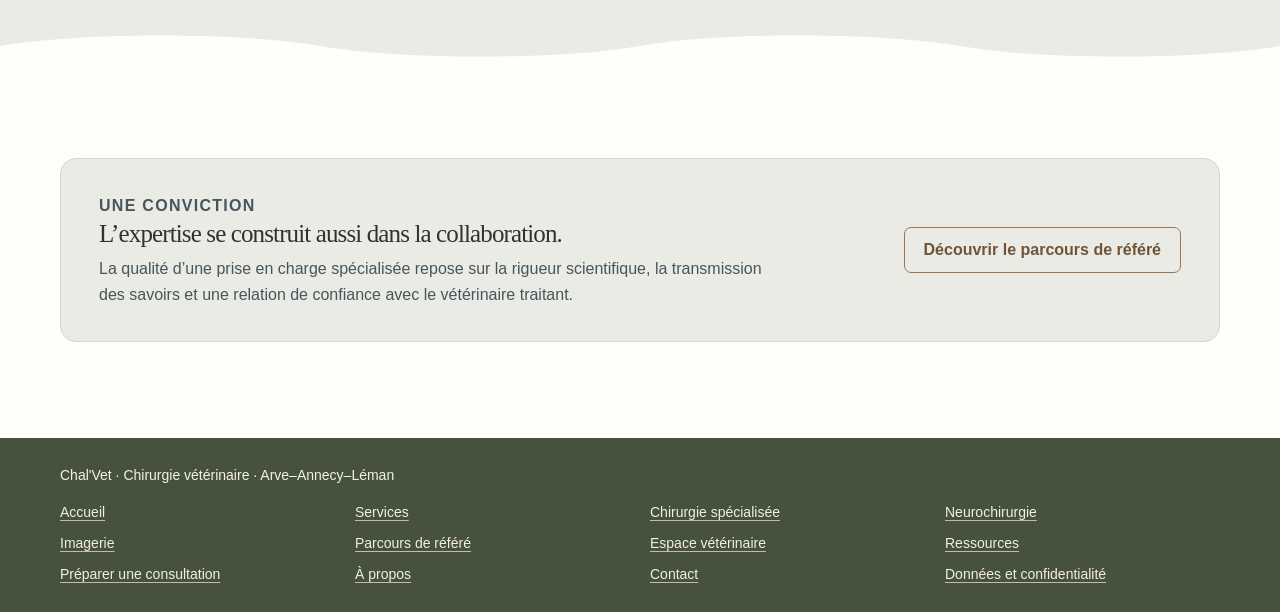
<file: Wireframes/À propos/index.html>
<!doctype html>
<html lang="fr">
<head>
  <meta charset="utf-8"><meta name="viewport" content="width=device-width, initial-scale=1">
  <meta name="description" content="Découvrez le parcours du Dr Antoine Bernardé, chirurgien fondateur de Chal'Vet.">
  <title>À propos — Chal'Vet</title><link rel="stylesheet" href="../../Assets/wireframe.css">
</head>
<body>
  <a class="skip-link" href="#contenu">Aller au contenu</a>
  <div class="page-shell">
    <header class="site-header"><div class="container header-inner">
      <a class="brand" href="../Page%20d'accueil/index.html" aria-label="Chal'Vet — Accueil"><span class="brand-symbol" aria-hidden="true">CV</span><span><span class="brand-name">Chal'Vet</span><span class="brand-caption">Chirurgie · Arve–Annecy–Léman · Vétérinaire</span></span></a>
      <nav class="main-nav" aria-label="Navigation principale">
        <a class="nav-link" href="../Page%20d'accueil/index.html">Accueil</a><a class="nav-link" href="../Services/index.html">Services</a><a class="nav-link" href="../Ressources/index.html">Ressources</a><a class="nav-link" href="../À%20propos/index.html" aria-current="page">À propos</a><a class="nav-link" href="../Contact/index.html">Contact</a>
      </nav>
        <nav class="header-actions" aria-label="Accès par profil">
          <a class="nav-owner-cta" href="../pour-les-proprietaires/index.html">Pour les propriétaires</a>
          <a class="nav-cta" href="../pour-les-veterinaires/index.html">Pour les vétérinaires</a>
        </nav>
    </div></header>
    <main id="contenu">
      <section class="page-hero"><div class="container"><p class="breadcrumbs"><a href="../Page%20d'accueil/index.html">Accueil</a> / À propos</p><h1>Dr Antoine Bernardé</h1><p class="lead">Chirurgien fondateur de Chal'Vet, au service des vétérinaires référents et de leurs patients.</p></div></section>
      <section class="section"><div class="container split">
        <img class="founder-portrait founder-portrait-editorial" src="../../Assets/Images/antoine-detoure.png" alt="Portrait professionnel du Dr Antoine Bernardé">
        <div><p class="eyebrow">Dr Antoine Bernardé</p><h2>Spécialiste européen en chirurgie des animaux de compagnie</h2>
          <div class="credential-row"><span class="credential">Diplômé de l’ENVA</span><span class="credential">Diplôme ECVS</span><span class="credential">DESV de chirurgie</span></div>
          <div class="prose"><p>Diplômé de l’École nationale vétérinaire d’Alfort en 1988, il poursuit sa formation par un internat en chirurgie puis un cursus scientifique en biomécanique. Il obtient le diplôme du Collège européen de chirurgie vétérinaire en 2006 et le DESV de chirurgie en 2010.</p>
          <p>Son parcours l’a conduit à développer une expertise en chirurgie des tissus mous, en orthopédie, en traumatologie et dans la prise en charge de situations chirurgicales complexes.</p></div>
        </div>
      </div></section>
      <section class="section section-soft"><div class="container">
        <div class="section-heading"><p class="eyebrow">Repères de parcours</p><h2>Une expérience construite au fil de la pratique et du partage</h2><p class="section-intro">Un parcours associant pratique clinique spécialisée, formation et contributions scientifiques.</p></div>
        <div class="steps">
          <article class="step"><span class="step-number">01</span><h3>Formation spécialisée</h3><p>Formation vétérinaire, internat de chirurgie et parcours en biomécanique.</p></article>
          <article class="step"><span class="step-number">02</span><h3>Structures de référence</h3><p>Co-fondateur de structures vétérinaires à Blois puis près d’Annecy.</p></article>
          <article class="step"><span class="step-number">03</span><h3>Transmission</h3><p>Enseignement et formation continue auprès des vétérinaires praticiens.</p></article>
          <article class="step"><span class="step-number">04</span><h3>Recherche et publications</h3><p>Contributions scientifiques et participation à des congrès professionnels.</p></article>
        </div>
      </div></section>
      <section class="section"><div class="container"><div class="callout"><div><p class="eyebrow">Une conviction</p><h2>L’expertise se construit aussi dans la collaboration.</h2><p>La qualité d’une prise en charge spécialisée repose sur la rigueur scientifique, la transmission des savoirs et une relation de confiance avec le vétérinaire traitant.</p></div><a class="button button-secondary" href="../pour-les-veterinaires/index.html">Découvrir le parcours de référé</a></div></div></section>
    </main>
    <footer class="site-footer"><div class="container footer-inner"><p>Chal'Vet · Chirurgie vétérinaire · Arve–Annecy–Léman</p><nav class="footer-nav" aria-label="Plan du site"><a href="../Page%20d'accueil/index.html">Accueil</a><a href="../Services/index.html">Services</a><a href="../Chirurgie%20spécialisée/index.html">Chirurgie spécialisée</a><a href="../Neurochirurgie/index.html">Neurochirurgie</a><a href="../Imagerie/index.html">Imagerie</a><a href="../pour-les-veterinaires/index.html">Parcours de référé</a><a href="../Espace%20professionnel/index.html">Espace vétérinaire</a><a href="../Ressources/index.html">Ressources</a><a href="../Préparer%20une%20consultation/index.html">Préparer une consultation</a><a href="../À%20propos/index.html">À propos</a><a href="../Contact/index.html">Contact</a><a href="../Confidentialité/index.html">Données et confidentialité</a></nav></div></footer>
  </div>
</body></html>
</file>
<file: Assets/wireframe.css>
:root {
  color-scheme: light;
  --ink: #30332b;
  --petrol: #65704f;
  --petrol-dark: #46523c;
  --mist: #eeece3;
  --paper: #f4f1e9;
  --white: #fffefa;
  --muted: #66665d;
  --line: #e1ddd2;
  --accent: #987653;
  --accent-soft: #efe7db;
  --sunlit: #d9cfb3;
  --sage-dark: #46513a;
  --sage-light: #eaebe4;
  --brown-ink: #70543a;
  --page-width: 1160px;
  --radius: 10px;
  font-family: "Optima", "Candara", "Segoe UI", sans-serif;
  color: var(--ink);
  background: var(--paper);
  scroll-behavior: smooth;
}

* { box-sizing: border-box; }
body { min-width: 320px; margin: 0; background: var(--white); }
a { color: inherit; }
img { display: block; max-width: 100%; }
.page-shell { overflow: clip; }
.container { width: min(var(--page-width), calc(100% - 64px)); margin-inline: auto; }
.skip-link {
  position: fixed; z-index: 100; top: 8px; left: 8px; padding: 12px 16px;
  transform: translateY(-150%); border-radius: 6px; background: var(--ink); color: var(--white);
}
.skip-link:focus { transform: translateY(0); }

.site-header {
  position: sticky; z-index: 20; top: 0; border-bottom: 1px solid rgba(255,253,249,.18);
  background: rgba(70,82,60,.97); color: var(--white); backdrop-filter: blur(16px) saturate(120%);
}
.site-header .header-inner {
  width: 100%; padding-inline: clamp(20px, 3vw, 48px);
  min-height: 82px; display: grid; grid-template-columns: 1fr auto 1fr; align-items: center; gap: 22px;
}
.brand { display: flex; align-items: center; gap: 12px; justify-self: start; text-decoration: none; }
.brand-symbol {
  width: 39px; height: 39px; display: grid; place-items: center; border: 1px solid rgba(255,253,249,.55);
  border-radius: 50%; background: rgba(255,253,249,.12); color: var(--white);
  font: 500 15px/1 "Segoe UI", sans-serif; letter-spacing: -.08em;
}
.brand-name { display: block; font: 400 22px/1 "Century Gothic", "Segoe UI", sans-serif; letter-spacing: .16em; }
.brand-caption {
  display: block; margin-top: 6px; color: rgba(255,253,249,.8); font: 600 10px/1.35 "Segoe UI", sans-serif;
  letter-spacing: .1em; text-transform: uppercase;
}
.main-nav { display: flex; align-items: center; gap: 5px; }
.header-actions { display: flex; align-items: center; justify-self: end; gap: 10px; }
.nav-link {
  display: inline-flex; min-height: 42px; align-items: center; padding: 0 11px;
  border-radius: 6px; color: rgba(255,253,249,.93); font: 600 14px/1.25 "Segoe UI", sans-serif;
  text-decoration: none; white-space: nowrap;
}
.nav-link:hover { background: rgba(255,253,249,.12); color: var(--white); }
.nav-link[aria-current="page"] {
  position: relative; background: transparent; color: var(--white);
}
.nav-link[aria-current="page"]::after {
  position: absolute; right: 11px; bottom: 4px; left: 11px; height: 1px;
  background: var(--paper); content: "";
}
.nav-cta, .nav-owner-cta, .button {
  display: inline-flex; min-height: 46px; align-items: center; justify-content: center;
  padding: 0 19px; border: 1px solid var(--petrol-dark); border-radius: 7px;
  background: var(--petrol); color: var(--white); font: 700 16px/1.25 "Segoe UI", sans-serif;
  text-decoration: none; text-align: center;
  transition: background-color .22s ease, border-color .22s ease, transform .22s ease, box-shadow .22s ease;
}
.nav-cta { border-color: var(--brown-ink); background: var(--brown-ink); white-space: nowrap; }
.nav-owner-cta { border-color: #798263; background: #798263; white-space: nowrap; }
.nav-cta, .nav-owner-cta { min-height: 44px; padding-inline: 16px; font-size: 15px; }
.nav-cta[aria-current="page"], .nav-owner-cta[aria-current="page"] {
  box-shadow: inset 0 -1px 0 rgba(255,253,249,.9);
}
.nav-cta:hover, .nav-owner-cta:hover, .button:hover { transform: translateY(-2px); border-color: var(--sage-dark); background: var(--sage-dark); box-shadow: 0 8px 20px rgba(33,40,26,.2); }
.nav-cta:hover { border-color: #684a31; background: #684a31; }
.nav-owner-cta:hover { border-color: #626b4e; background: #626b4e; }
.button-secondary {
  border-color: var(--accent); background: transparent; color: var(--brown-ink);
}
.button-secondary:hover { background: var(--accent-soft); }
.text-link {
  color: var(--petrol-dark); font: 700 16px/1.5 "Segoe UI", sans-serif;
  text-decoration-color: #9fb7b7; text-underline-offset: 5px;
  transition: color .2s ease, text-decoration-color .2s ease;
}
.text-link:hover { color: var(--brown-ink); text-decoration-color: currentColor; }

.eyebrow {
  margin: 0 0 14px; color: var(--petrol); font: 700 14px/1.45 "Segoe UI", sans-serif;
  letter-spacing: .08em; text-transform: uppercase;
}
h1, h2, h3, p { margin-top: 0; }
h1, h2, h3, .card-title { font-family: "Palatino Linotype", "Book Antiqua", Georgia, serif; }
h1 {
  max-width: 740px; margin-bottom: 20px; font-size: clamp(40px, 5.1vw, 56px);
  font-weight: 500; line-height: 1.08; letter-spacing: -.045em;
}
h2 { margin-bottom: 14px; font-size: clamp(30px, 3.5vw, 42px); font-weight: 500; line-height: 1.18; letter-spacing: -.035em; }
h3 { margin-bottom: 10px; font-size: 22px; font-weight: 600; line-height: 1.25; }
.lead { max-width: 720px; color: #4c5960; font-size: 19px; line-height: 1.65; }
.section-intro { max-width: 720px; margin-bottom: 0; color: var(--muted); font-size: 17px; line-height: 1.65; }
.section-heading { max-width: 720px; margin-bottom: 38px; }
.section { position: relative; isolation: isolate; overflow: clip; padding: 96px 0; background-color: var(--white); }
main > .page-hero + .section { padding-top: 68px; }
.section > .container { position: relative; z-index: 1; }
.section-soft {
  background: var(--sage-light);
}
.section-petrol { background: var(--petrol-dark); color: var(--white); }
.section-petrol .eyebrow { color: #f3eee5; }
.section-petrol .section-intro { color: #f0eee5; }
.section-petrol .text-link { color: #f3eee5; text-decoration-color: #cabb9f; }
.hero, .page-hero {
  position: relative; isolation: isolate; overflow: hidden;
  background: var(--paper);
}
.hero { padding: 56px 0 64px; }
.hero > .container, .page-hero > .container { position: relative; z-index: 1; }
.hero::after, .page-hero::after, .section-soft::after, .section-petrol::after, .founder-card::after {
  position: absolute; z-index: 0; bottom: -1px; left: 0; width: 100%; height: 34px;
  background: var(--white);
  mask-image: url("data:image/svg+xml,%3Csvg xmlns='http://www.w3.org/2000/svg' viewBox='0 0 1000 48' preserveAspectRatio='none'%3E%3Cpath d='M0 24 C62.5 4 187.5 4 250 24 S437.5 44 500 24 S687.5 4 750 24 S937.5 44 1000 24 V48 H0 Z' fill='black'/%3E%3C/svg%3E");
  mask-size: 100% 100%; mask-repeat: no-repeat;
  pointer-events: none;
  content: "";
}
.section-soft:last-child::after { content: none; }
.section-soft:has(+ .founder-card)::after { background: var(--petrol-dark); }
.section-no-wave::after { content: none; }
.hero-grid { display: grid; grid-template-columns: minmax(0, 1.08fr) minmax(300px, .92fr); align-items: center; gap: clamp(42px, 7vw, 92px); }
.page-hero-grid { display: grid; grid-template-columns: minmax(0,1.08fr) minmax(280px,.92fr); align-items: center; gap: clamp(36px,6vw,76px); }
.page-hero-grid .breadcrumbs { grid-column: 1 / -1; }
.page-hero-grid .hero-image { object-position: center 68%; }
.hero-visual {
  width: 100%; max-width: 520px; justify-self: center; padding: 10px;
  border: 1px solid var(--accent); border-radius: 36% 64% 42% 58% / 44% 38% 62% 56%;
  background: var(--sage-light); box-shadow: 0 20px 42px rgba(48,51,43,.12);
}
.hero-copy { max-width: 620px; margin-bottom: 27px; color: #4c5960; font-size: 18px; line-height: 1.65; }
.hero-actions { display: flex; flex-wrap: wrap; align-items: center; gap: 14px 22px; }
.action-spacing { margin: 24px 0 0; }
.action-spacing-tight { margin: 18px 0 0; }
.hero-image {
  width: 100%; height: 390px; object-fit: cover; object-position: center 45%;
  border-radius: inherit;
}
.image-caption { margin: 10px 0 0; color: var(--muted); font: 14px/1.5 "Segoe UI", sans-serif; text-align: right; }
.proof-strip { position: relative; z-index: 1; border-bottom: 1px solid var(--line); background: var(--white); }
.proof-grid { display: grid; grid-template-columns: repeat(3,1fr); }
.proof-item { min-height: 104px; display: flex; align-items: center; gap: 14px; padding: 20px 24px; border-right: 1px solid var(--line); }
.proof-item:first-child { padding-left: 0; }
.proof-item:last-child { padding-right: 0; border-right: 0; }
.proof-mark { width: 34px; height: 34px; flex: 0 0 34px; display: grid; place-items: center; border: 1px solid #b9ccca; border-radius: 50%; color: var(--petrol); font: 700 11px/1 "Segoe UI",sans-serif; }
.proof-item p { margin: 0; font-size: 14px; font-weight: 600; line-height: 1.45; }
.card-grid { display: grid; grid-template-columns: repeat(3,minmax(0,1fr)); gap: 18px; }
.card-link-wrapper { display: block; min-width: 0; height: 100%; color: inherit; text-decoration: none; }
.card { height: 100%; overflow: hidden; border: 1px solid var(--line); border-radius: 14px; background: var(--white); box-shadow: 0 8px 26px rgba(33,54,56,.045); transition: transform .28s ease, box-shadow .28s ease, border-color .28s ease; }
.card-link-wrapper:hover .card, .card-link-wrapper:focus-visible .card { transform: translateY(-6px); border-color: #b6a181; box-shadow: 0 18px 38px rgba(52,56,45,.14); }
.card-link-wrapper:focus-visible { border-radius: 14px; outline: 3px solid var(--petrol-dark); outline-offset: 5px; }
.card-body { padding: 24px; }
.card-title { margin: 0 0 12px; font-size: 28px; }
.card p { margin-bottom: 0; color: var(--muted); font-size: 16px; line-height: 1.65; }
.card-kicker { display: block; margin-bottom: 16px; color: var(--petrol); font: 700 14px/1.4 "Segoe UI",sans-serif; letter-spacing: .06em; }
.resources-page > .section { padding-block: 48px; }
.resources-page .content-grid { gap: 24px; }
.resources-page .card-body { display: flex; flex-direction: column; height: 100%; padding: 28px; }
.resources-page .card-link { margin-top: auto; padding-top: 24px; }
.resources-page .card-link > span[aria-hidden] {
  display: grid; place-items: center; flex: 0 0 32px; height: 32px;
  border: 1px solid currentColor; border-radius: 50%;
}
.resource-owner .card, .resource-vet .card {
  border: 1px solid transparent; border-radius: 14px 14px 48px 14px; color: var(--white);
}
.resource-owner .card { background: var(--petrol); }
.resource-vet .card { background: var(--brown-ink); }
.resource-owner .card-kicker, .resource-owner .card-link, .resource-owner .card p,
.resource-vet .card-kicker, .resource-vet .card-link, .resource-vet .card p { color: var(--white); }
.resource-owner .card-title, .resource-vet .card-title { font-size: clamp(28px, 3vw, 36px); }
.resource-practical .card { background: var(--sage-light); box-shadow: none; }
.resource-practical .card-kicker { color: var(--petrol-dark); }
.resource-neutral .card { background: var(--paper); box-shadow: none; }
.resources-page .section-heading { margin-bottom: 24px; }
.card-image {
  display: block; width: 100%; height: 210px; margin: 0;
  border-radius: 13px 13px 0 0; object-fit: cover; transition: transform .65s cubic-bezier(.2,.75,.25,1);
}
.expertise-card-grid .card-image { height: 80px; }
.card-link-wrapper:hover .card-image, .card-link-wrapper:focus-visible .card-image { transform: scale(1.055); }
.card-link { display: flex; align-items: center; justify-content: space-between; gap: 16px; margin-top: 18px; color: var(--petrol-dark); font: 700 15px/1.45 "Segoe UI",sans-serif; }
.card-arrow { position: relative; display: grid; width: 34px; height: 34px; flex: 0 0 34px; place-items: center; border-radius: 50%; color: var(--brown-ink); font-size: 20px; transition: color .25s ease, transform .3s ease; }
.card-arrow::before { position: absolute; inset: 50%; z-index: 0; border: 1px solid rgba(162,125,88,.55); border-radius: 50%; background: var(--accent-soft); content: ""; opacity: 0; transform: translate(-50%,-50%) scale(.65); transition: opacity .25s ease, transform .3s ease; }
.card-arrow span { position: relative; z-index: 1; }
.card-link-wrapper:hover .card-arrow, .card-link-wrapper:focus-visible .card-arrow { color: var(--brown-ink); transform: translateX(4px); }
.card-link-wrapper:hover .card-arrow::before, .card-link-wrapper:focus-visible .card-arrow::before { opacity: 1; transform: translate(-50%,-50%) scale(1); }
.split { display: grid; grid-template-columns: minmax(240px,.8fr) minmax(0,1.2fr); align-items: center; gap: clamp(40px,8vw,100px); }
.photo-panel {
  width: 100%; height: 430px; min-height: 330px; border-radius: 46% 10px 42% 10px;
  box-shadow: 12px 12px 0 var(--accent-soft); object-fit: cover;
}
.split > .photo-panel:last-child { border-radius: 10px 46% 10px 42%; box-shadow: -12px 12px 0 var(--sage-light); }
.photo-panel-referral { object-position: center 38%; }
.steps { display: grid; grid-template-columns: repeat(2,minmax(0,1fr)); gap: 14px; }
.step-note { grid-column: 1 / -1; }
.step { min-height: 160px; padding: 21px; border: 1px solid var(--line); border-radius: var(--radius); background: var(--white); }
.step-number { width: 30px; height: 30px; display: grid; place-items: center; margin-bottom: 17px; border-radius: 50%; background: var(--mist); color: var(--petrol); font: 700 14px/1 "Segoe UI",sans-serif; }
.step h3 { font-size: 20px; }
.step p { margin: 0; color: var(--muted); font-size: 16px; line-height: 1.55; }
.note { margin: 14px 0 0; color: var(--muted); font: 14px/1.55 "Segoe UI",sans-serif; }
.callout { display: grid; grid-template-columns: 1fr auto; align-items: center; gap: 28px; padding: 34px 38px; border: 1px solid #d5d8cb; border-radius: 16px; background: var(--sage-light); }
.callout h2 { margin-bottom: 8px; font-size: 25px; }
.callout p { max-width: 690px; margin-bottom: 0; color: #46565c; font-size: 16px; line-height: 1.6; }
.founder-card { position: relative; isolation: isolate; overflow: hidden; padding: 92px 0; background: var(--petrol-dark); color: var(--white); }
.founder-card .section-intro { margin-bottom: 24px; color: #f3eee5; }
.founder-card .text-link { color: var(--paper); text-decoration-color: var(--accent); }
.founder-mark { min-height: 310px; display: grid; place-items: center; border: 1px solid rgba(255,255,255,.18); border-radius: 140px 140px 10px 10px; background: #394332; color: #e6e8df; font: 500 46px/1 "Century Gothic","Segoe UI",sans-serif; letter-spacing: .12em; }
.founder-portrait {
  width: 100%; max-width: 400px; height: 380px; justify-self: center;
  padding: 20px 26px 0; object-fit: contain; object-position: center bottom;
  border: 1px solid var(--accent); border-radius: 50% / 42%;
  background: radial-gradient(ellipse at 50% 30%, var(--white), var(--sage-light));
  box-shadow: 0 14px 32px rgba(48,51,43,.1);
}
.founder-portrait-editorial {
  border-radius: 28px 28px 88px 28px;
  background: linear-gradient(145deg, var(--paper), var(--sage-light));
}
.contact-heading { margin-bottom: 14px; font-size: 30px; }
.contact-intro { margin-bottom: 24px; }
.site-footer { padding: 26px 0; background: var(--ink); color: #d6dcde; font: 14px/1.6 "Segoe UI",sans-serif; }
.site-footer { background: var(--petrol-dark); color: var(--paper); }
.footer-inner { display: grid; grid-template-columns: 1fr; gap: 14px; align-items: center; }
.footer-inner p { margin: 0; }
.footer-nav { display: grid; grid-template-columns: repeat(4,minmax(0,1fr)); gap: 9px 20px; }
.footer-inner a { color: #f3eee5; text-decoration-color: #cabb9f; text-underline-offset: 3px; }
.footer-nav a[aria-current="page"] { color: var(--white); text-decoration-color: var(--accent); text-decoration-thickness: 2px; }
.breadcrumbs { margin: 0 0 22px; color: var(--muted); font: 14px/1.5 "Segoe UI",sans-serif; }
.page-hero .breadcrumbs {
  margin-bottom: 22px; color: var(--ink); font: 600 18px/1.4 "Segoe UI",sans-serif;
}
.page-hero .breadcrumbs a { color: var(--petrol); text-underline-offset: 4px; }
.page-hero { padding: 42px 0 64px; background: var(--paper); }
.page-hero h1 { max-width: 860px; font-size: clamp(38px,4.7vw,54px); }
.page-hero h1:last-child { margin-bottom: 0; }
.page-hero .lead { max-width: 780px; margin-bottom: 0; }
.content-grid { display: grid; grid-template-columns: repeat(2,minmax(0,1fr)); gap: 20px; }
.contact-profile-grid { grid-auto-rows: 1fr; }
.content-panel { padding: 28px; border: 1px solid var(--line); border-radius: var(--radius); background: var(--white); }
.content-panel p:last-child { margin-bottom: 0; }
.faq-layout { display: grid; grid-template-columns: minmax(240px,.8fr) minmax(0,1.2fr); gap: clamp(40px,8vw,100px); align-items: start; }
.faq-layout .section-heading { margin-bottom: 0; }
.faq-list { border-top: 1px solid var(--line); }
.faq-item { border-bottom: 1px solid var(--line); }
.faq-item summary { position: relative; padding: 20px 44px 20px 0; color: var(--ink); font: 600 18px/1.45 "Segoe UI",sans-serif; cursor: pointer; list-style: none; }
.faq-item summary::-webkit-details-marker { display: none; }
.faq-item summary::after { content: "+"; position: absolute; top: 17px; right: 4px; color: var(--petrol-dark); font: 400 25px/1 "Segoe UI",sans-serif; }
.faq-item[open] summary::after { content: "−"; }
.faq-item p { max-width: 680px; margin: 0; padding: 0 40px 20px 0; color: #536168; font-size: 16px; line-height: 1.7; }
.content-panel p, .prose p, .prose li { color: #536168; font-size: 16px; line-height: 1.72; }
.referral-layout { display: grid; grid-template-columns: minmax(220px,.72fr) minmax(0,1.28fr); align-items: start; gap: clamp(32px,6vw,76px); }
.referral-intro { position: sticky; top: 130px; }
.form-notice { margin-top: 28px; padding: 20px; border-left: 4px solid var(--accent); border-radius: 0 8px 8px 0; background: var(--accent-soft); }
.form-notice strong { display: block; margin-bottom: 8px; font: 700 16px/1.4 "Segoe UI",sans-serif; }
.form-notice p { margin: 0; color: #46565c; font-size: 15px; line-height: 1.6; }
.referral-form-mockup { display: grid; gap: 16px; }
.referral-form-mockup fieldset { min-width: 0; margin: 0; padding: 22px; border: 0; border-radius: var(--radius); background: var(--paper); }
.referral-form-mockup legend { width: 100%; padding: 0 0 16px; color: var(--ink); font: 700 17px/1.4 "Segoe UI",sans-serif; }
.form-grid { display: grid; grid-template-columns: repeat(2,minmax(0,1fr)); gap: 16px 20px; }
.form-field { display: grid; align-content: start; gap: 7px; min-width: 0; }
.form-field-wide { grid-column: 1 / -1; }
.form-field label { color: var(--ink); font: 600 14px/1.4 "Segoe UI",sans-serif; }
.form-field input, .form-field select, .form-field textarea {
  width: 100%; min-height: 44px; padding: 10px 12px; border: 1px solid #9ca5a4;
  border-radius: 6px; background: var(--white); color: var(--ink); font: 16px/1.45 "Segoe UI",sans-serif;
}
.form-field textarea { min-height: 112px; resize: vertical; }
.form-field input::placeholder, .form-field textarea::placeholder { color: #637078; opacity: 1; }
.referral-form-mockup fieldset:disabled { opacity: 1; }
.referral-form-mockup fieldset:disabled input,
.referral-form-mockup fieldset:disabled select,
.referral-form-mockup fieldset:disabled textarea { color: #46535a; background: #fff; cursor: not-allowed; }
.field-hint { color: #536168; font: 14px/1.5 "Segoe UI",sans-serif; }
.form-actions { display: flex; flex-wrap: wrap; align-items: center; gap: 12px 18px; }
.form-actions .button:disabled { border-color: #637078; background: #637078; cursor: not-allowed; }
.form-actions .button, .confirmation-dialog .button { cursor: pointer; }
.confirmation-dialog {
  width: min(460px, calc(100% - 38px)); max-height: calc(100% - 38px); padding: 36px;
  border: 1px solid var(--line); border-radius: var(--radius); background: var(--white);
  color: var(--ink); text-align: center; box-shadow: 0 20px 60px rgba(48,51,43,.25);
}
.confirmation-dialog::backdrop { background: rgba(48,51,43,.6); }
.confirmation-dialog h2 { margin-bottom: 26px; font-size: 30px; }
.confirmation-icon {
  display: grid; place-items: center; width: 60px; height: 60px; margin: 0 auto 22px;
  border-radius: 50%; background: var(--sage-light); color: var(--petrol-dark); font-size: 32px;
}
.prose { max-width: 780px; }
.prose h2 { margin-top: 38px; font-size: 29px; }
.prose ul { padding-left: 22px; }
.credential-row { display: flex; flex-wrap: wrap; gap: 10px; margin: 22px 0; }
.credential { padding: 9px 13px; border: 1px solid #b9ccca; border-radius: 999px; background: var(--mist); color: var(--petrol-dark); font: 600 14px/1.3 "Segoe UI",sans-serif; }
.contact-grid { display: grid; grid-template-columns: .9fr 1.1fr; gap: 22px; align-items: center; }
.contact-list { display: grid; gap: 12px; }
.contact-row { padding: 19px 21px; border: 1px solid var(--line); border-radius: 8px; background: var(--white); }
.contact-row strong { display: block; margin-bottom: 5px; font: 700 14px/1.4 "Segoe UI",sans-serif; }
.contact-row span { color: var(--muted); font-size: 16px; line-height: 1.5; }
.map-placeholder { min-height: 330px; display: grid; place-items: center; padding: 25px; border: 1px dashed var(--accent); border-radius: var(--radius); background: var(--sage-light); color: var(--muted); font: 600 14px/1.6 "Segoe UI",sans-serif; text-align: center; }

:where(a, button, input, textarea, select):focus-visible {
  outline: 3px solid var(--petrol-dark);
  outline-offset: 3px;
}

section[id], main[id] { scroll-margin-top: 110px; }

@media (prefers-reduced-motion: reduce) {
  :root { scroll-behavior: auto; }
  *, *::before, *::after { animation-duration: .01ms !important; animation-iteration-count: 1 !important; scroll-behavior: auto !important; transition-duration: .01ms !important; }
}

@keyframes hero-float {
  from { transform: translate3d(0,-8px,0) rotate(-3deg); }
  to { transform: translate3d(-14px,12px,0) rotate(3deg); }
}
@keyframes orbit-drift {
  from { transform: translate3d(0,-10px,0) rotate(-5deg); }
  to { transform: translate3d(-18px,14px,0) rotate(5deg); }
}
@keyframes section-reveal {
  from { opacity: .45; translate: 0 32px; }
  to { opacity: 1; translate: 0 0; }
}
@supports (animation-timeline: view()) {
  .card, .step, .content-panel {
    animation: section-reveal linear both;
    animation-timeline: view();
    animation-range: entry 0% entry 28%;
  }
}

@media (max-width: 1100px) {
  .site-header .header-inner { grid-template-columns: 1fr auto; gap: 8px 16px; padding-block: 12px; }
  .main-nav { grid-column: 1 / -1; grid-row: 2; flex-wrap: wrap; justify-content: center; }
  .nav-link { padding-inline: 10px; }
}
@media (max-width: 640px) {
  .site-header .header-inner { grid-template-columns: 1fr; }
  .header-actions { justify-self: stretch; flex-wrap: wrap; }
  .header-actions > a { flex: 1 1 160px; }
  .main-nav { grid-row: 3; justify-content: flex-start; }
}
@media (max-width: 760px) {
  .contact-profile-grid { grid-template-columns: 1fr; }
  .container { width: min(var(--page-width), calc(100% - 38px)); }
  .header-inner { min-height: 0; }
  .main-nav { gap: 4px; }
  .nav-link { min-height: 44px; padding-inline: 9px; }
  .nav-cta, .nav-owner-cta { min-height: 44px; margin-left: 0; padding-inline: 14px; }
  .hero { padding: 48px 0 60px; }
  .hero-grid, .page-hero-grid, .split, .founder-grid, .faq-layout, .referral-layout { grid-template-columns: 1fr; gap: 30px; }
  .page-hero-grid .breadcrumbs { grid-column: auto; }
  .page-hero-grid .hero-image { height: 310px; max-width: 520px; }
  .referral-intro { position: static; }
  .hero-image { height: 310px; max-width: 520px; }
  .proof-grid { grid-template-columns: 1fr; padding-block: 8px; }
  .proof-item, .proof-item:first-child, .proof-item:last-child { min-height: 67px; padding: 12px 0; border-right: 0; border-bottom: 1px solid var(--line); }
  .proof-item:last-child { border-bottom: 0; }
  .section { padding: 58px 0; }
  main > .page-hero + .section { padding-top: 48px; }
  .section-heading { margin-bottom: 27px; }
  .card-grid { grid-template-columns: 1fr; }
  .card-image { height: 230px; }
  .photo-panel { min-height: 280px; max-height: 370px; }
  .callout { grid-template-columns: 1fr; gap: 18px; padding: 23px; }
  .callout .button { justify-self: start; }
  .contact-grid { grid-template-columns: 1fr; }
  .founder-mark { min-height: 250px; max-width: 400px; }
  .footer-inner { grid-template-columns: 1fr; gap: 12px; }
  .footer-nav { grid-template-columns: repeat(2,minmax(0,1fr)); gap: 8px 14px; }
}
@media (max-width: 480px) {
  .brand-name { font-size: 20px; }
  .brand-caption { max-width: 230px; font-size: 10px; }
  .hero-actions { align-items: flex-start; flex-direction: column; }
  .steps, .content-grid { grid-template-columns: 1fr; }
  .faq-item summary { font-size: 17px; }
  .referral-form-mockup fieldset { padding: 18px; }
  .form-grid { grid-template-columns: 1fr; gap: 14px; }
  .form-field-wide { grid-column: auto; }
  .nav-link { padding-inline: 7px; }
  .step { min-height: 0; }
  .step-number { margin-bottom: 12px; }
  .page-hero { padding: 32px 0 60px; }
}

@media print {
  @page { margin: 15mm; }
  body { min-width: 0; background: #fff; color: #000; }
  .page-shell { overflow: visible; }
  body:has(#formulaire-referer) .site-header,
  body:has(#formulaire-referer) .site-footer,
  body:has(#formulaire-referer) .skip-link,
  body:has(#formulaire-referer) main > :not(#formulaire-referer),
  #formulaire-referer .form-actions,
  #referral-confirmation { display: none !important; }
  #formulaire-referer { padding: 0; overflow: visible; }
  #formulaire-referer .container { width: 100%; }
  #formulaire-referer .referral-layout { display: block; }
  #formulaire-referer .referral-intro { position: static; margin-bottom: 20px; }
  #formulaire-referer h2 { font-size: 24pt; }
  #formulaire-referer .section-intro { font-size: 11pt; color: #000; }
  #formulaire-referer .referral-form-mockup { display: block; }
  #formulaire-referer fieldset {
    margin-bottom: 12px; padding: 12px; border: 1px solid #999; background: #fff;
    break-inside: avoid;
  }
  #formulaire-referer .form-grid { grid-template-columns: repeat(2, minmax(0, 1fr)); gap: 12px; }
  #formulaire-referer .form-field-wide { grid-column: 1 / -1; }
  #formulaire-referer input,
  #formulaire-referer select,
  #formulaire-referer textarea { color: #000; background: #fff; opacity: 1; }
}
</file>
